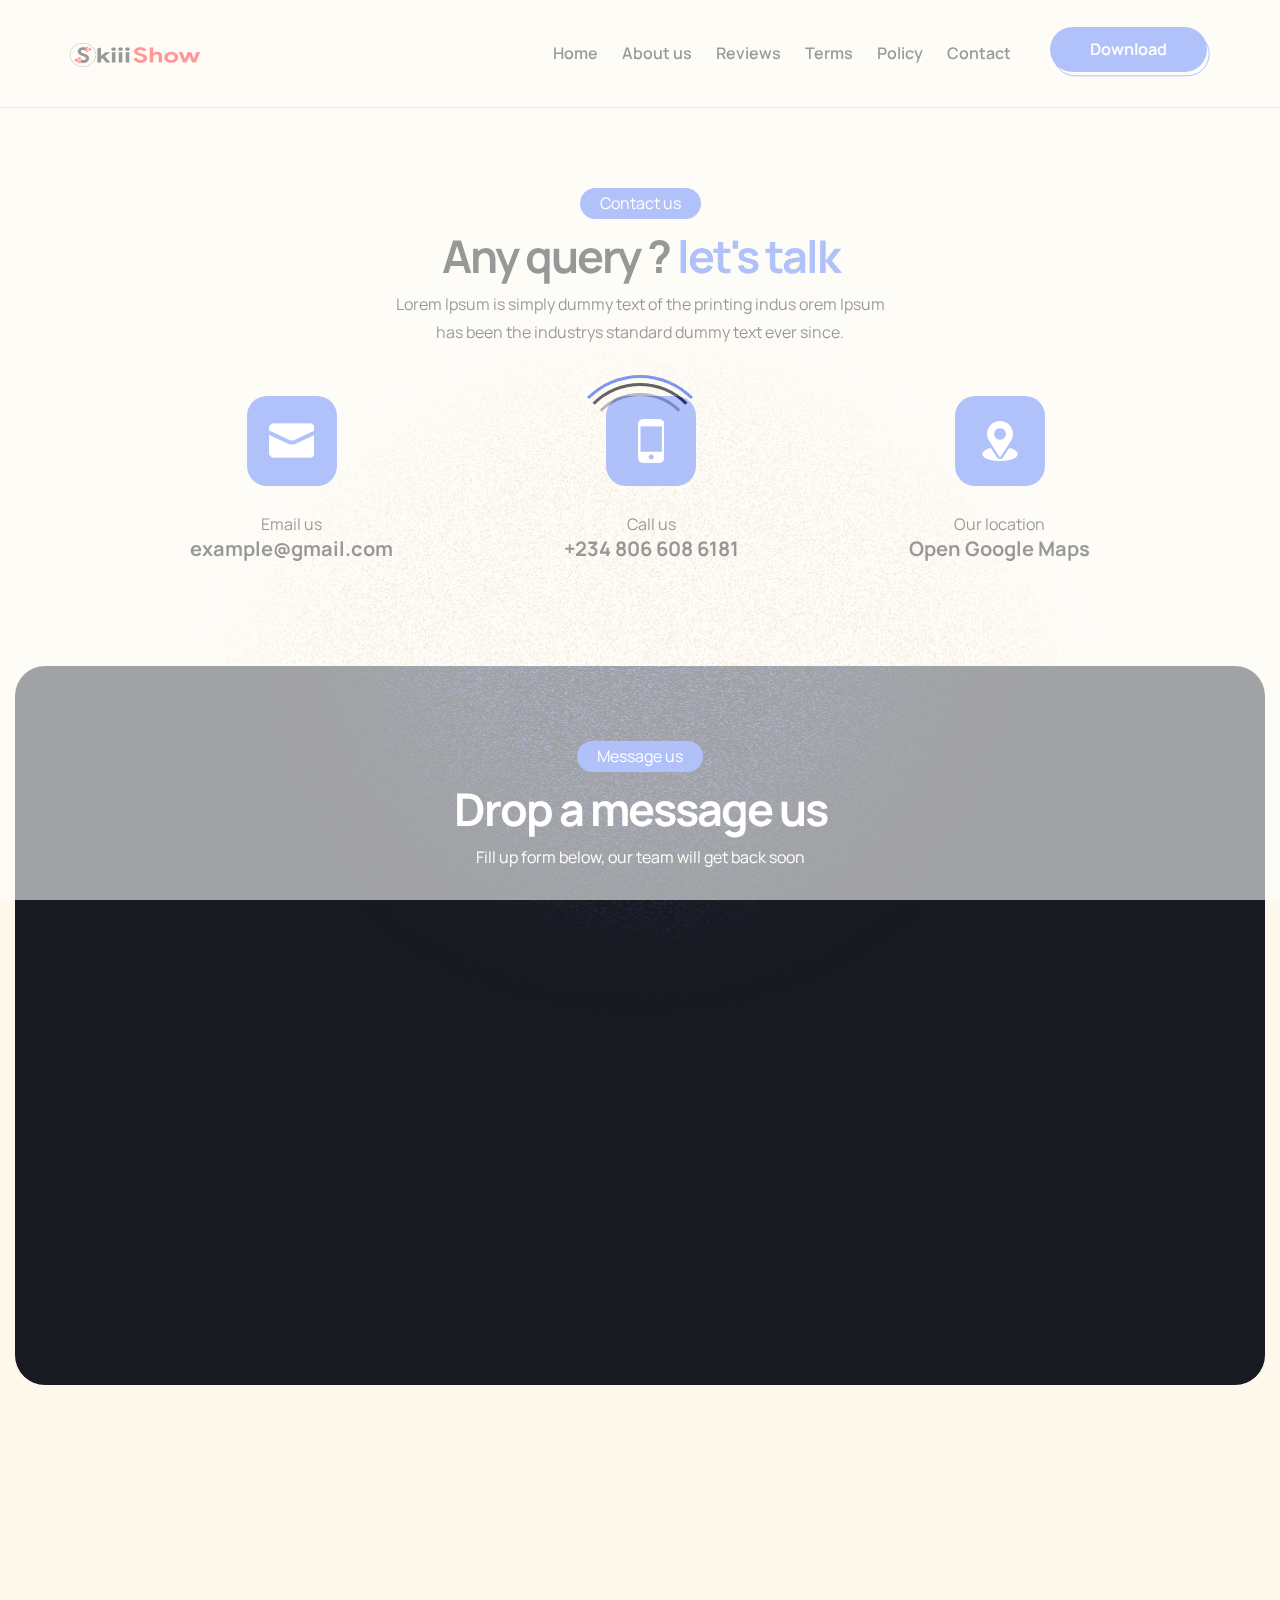
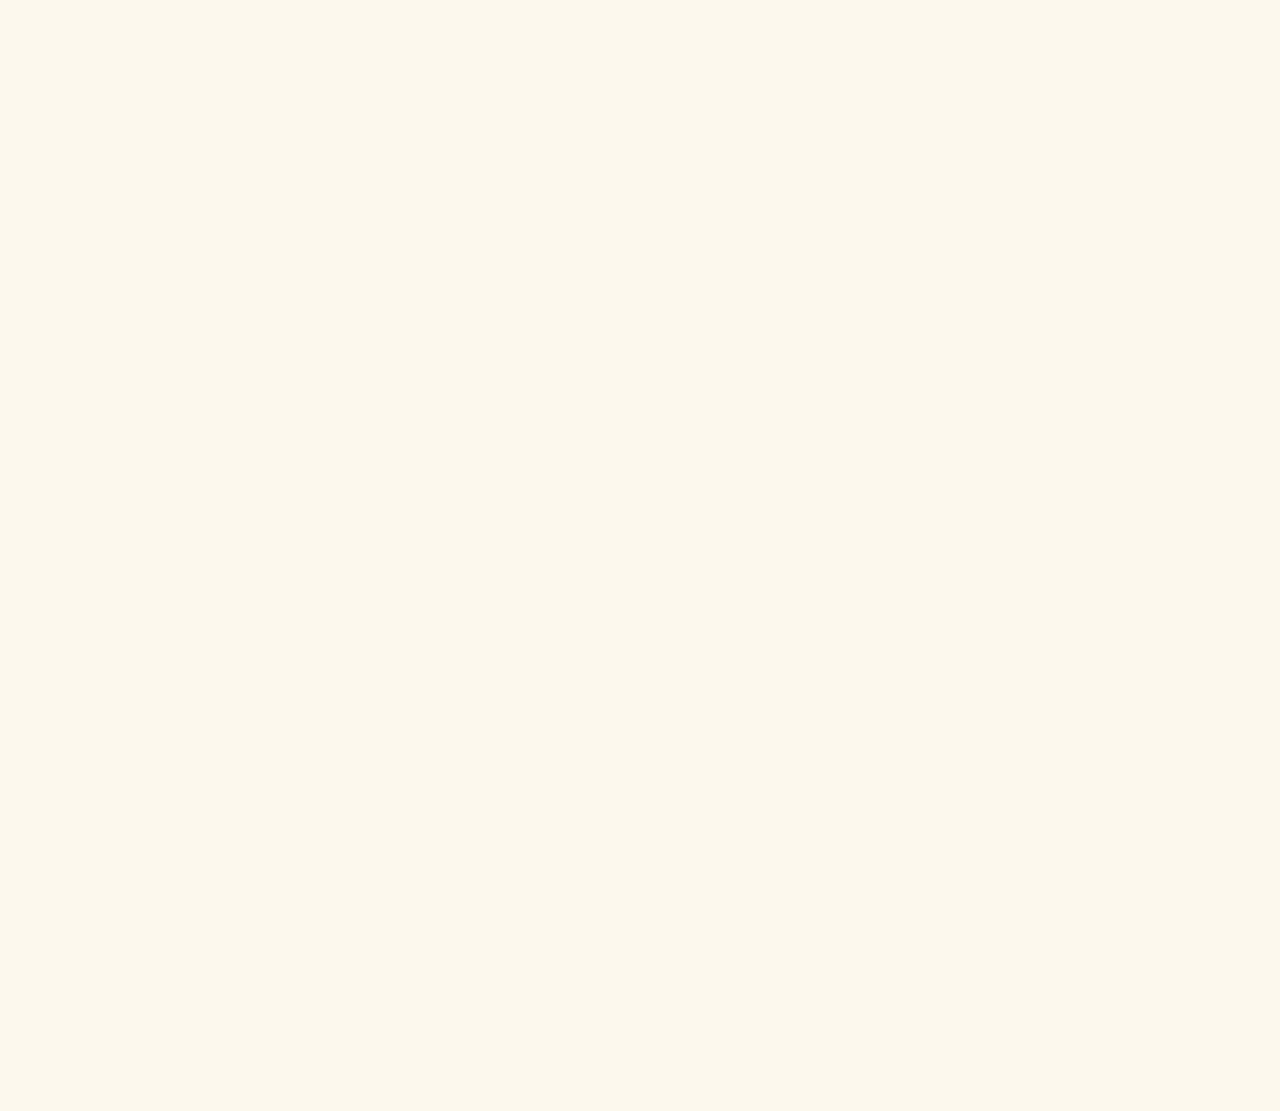
<file: contact.html>
<!DOCTYPE html>
<html lang="en">

<head>

  <meta charset="UTF-8">
  <meta http-equiv="X-UA-Compatible" content="IE=edge">
  <meta name="viewport" content="width=device-width, initial-scale=1.0">
  <meta name="description" content="Is a platform that provides both social interactions and space for 
  skit-makers, musicians, and everyone to streamline their talent for public entertainment.
   Skiiishow believed that social entertainment is a way forward to make a healthier society.">
   
  <title>Skiiishow || social network</title>
  <!-- icofont-css-link -->
  <link rel="stylesheet" href="css/icofont.min.css">
  <!-- Owl-Carosal-Style-link -->
  <link rel="stylesheet" href="css/owl.carousel.min.css">
  <!-- Bootstrap-Style-link -->
  <link rel="stylesheet" href="css/bootstrap.min.css">
  <!-- Aos-Style-link -->
  <link rel="stylesheet" href="css/aos.css">
  <!-- Coustome-Style-link -->
  <link rel="stylesheet" href="css/style.css">
  <!-- Responsive-Style-link -->
  <link rel="stylesheet" href="css/responsive.css">
  <!-- Favicon -->
  <link rel="shortcut icon" href="images/favicon.png" type="image/x-icon">

</head>

<body>


  <!-- Preloader -->
  <div id="preloader">
    <div id="loader"></div>
  </div>

  <!-- Header Start -->
  <header>
    <!-- container start -->
    <div class="container">
      <!-- navigation bar -->
      <nav class="navbar navbar-expand-lg">
        <a class="navbar-brand" href="index.html">
          <img src="images/logo.png" alt="Logo">
        </a>
        <button class="navbar-toggler" type="button" data-toggle="collapse" data-target="#navbarSupportedContent"
          aria-controls="navbarSupportedContent" aria-expanded="false" aria-label="Toggle navigation">
          <span class="navbar-toggler-icon">
            <!-- <i class="icofont-navigation-menu ico_menu"></i> -->
            <span class="toggle-wrap">
              <span class="toggle-bar"></span>
            </span>
          </span>
        </button>

        <div class="collapse navbar-collapse" id="navbarSupportedContent">
          <ul class="navbar-nav ml-auto">
            <li class="nav-item active">
              <a class="nav-link" href="index.html">Home</a>
            </li>
            <li class="nav-item">
              <a class="nav-link" href="about.html">About us</a>
            </li>

            <li class="nav-item">
              <a class="nav-link" href="reviews.html">Reviews</a>
            </li>
            <li class="nav-item">
              <a class="nav-link" href="terms.html">Terms</a>
            </li>
            <li class="nav-item">
              <a class="nav-link" href="policy.html">Policy</a>
            </li>
            <li class="nav-item">
              <a class="nav-link" href="contact.html">Contact</a>
            </li>
            <li class="nav-item">
              <div class="btn_block">
                <a class="nav-link dark_btn" href="contact.html">Download</a>
                <div class="btn_bottom"></div>
              </div>
            </li>
          </ul>
        </div>
      </nav>
      <!-- navigation end -->
    </div>
    <!-- container end -->
  </header>

  <!-- Page-wrapper-Start -->
  <div class="page_wrapper">

    <!-- Contact Us Section Start -->
    <section class="contact_section">
      <div class="container">
        <div class="section_title" data-aos="fade-up" data-aos-duration="1500">
          <span class="title_badge">Contact us</span>
          <h2>Any query ? <span>let's talk</span></h2>
          <p>Lorem Ipsum is simply dummy text of the printing indus orem Ipsum <br> has been the industrys standard
            dummy
            text ever since.</p>
        </div>
        <ul class="contact_listing">
          <li data-aos="fade-up" data-aos-duration="1500">
            <span class="icon">
              <img src="images/mail_icon.png" alt="image">
            </span>
            <span class="lable">Email us</span>
            <a href="mailto:example@gmail.com">example@gmail.com</a>
          </li>
          <li data-aos="fade-up" data-aos-duration="1500" data-aos-delay="150">
            <span class="icon">
              <img src="images/phone_icon.png" alt="image">
            </span>
            <span class="lable">Call us</span>
            <a href="tel:+2348066086181">+234 806 608 6181</a>
          </li>
          <li data-aos="fade-up" data-aos-duration="1500" data-aos-delay="300">
            <span class="icon">
              <img src="images/location_icon.png" alt="image">
            </span>
            <span class="lable">Our location</span>
            <a target="_blank" href="https://www.google.com/maps">Open Google Maps</a>
          </li>
        </ul>
      </div>
    </section>
    <!-- Contact Us Section End -->

    <!-- Contact Form Section Start -->
    <section class="contact_form white_text row_am" data-aos="fade-in" data-aos-duration="1500">
      <div class="contact_inner">
        <div class="container">
          <div class="dotes_blue"><img src="images/blue_dotes.png" alt="image"></div>
          <div class="section_title" data-aos="fade-up" data-aos-duration="1500" data-aos-delay="100">
            <span class="title_badge">Message us</span>
            <h2>Drop a message us</h2>
            <p>Fill up form below, our team will get back soon</p>
          </div>
          <form data-aos="fade-up" data-aos-duration="1500">
            <div class="row">
              <div class="col-md-4">
                <div class="form-group">
                  <input type="text" class="form-control" placeholder="Name *" required>
                </div>
              </div>
              <div class="col-md-4">
                <div class="form-group">
                  <input type="email" class="form-control" placeholder="Email *" required>
                </div>
              </div>
              <div class="col-md-4">
                <div class="form-group">
                  <input type="email" class="form-control" placeholder="Company Name">
                </div>
              </div>
              <div class="col-md-4">
                <div class="form-group">
                  <input type="text" class="form-control" placeholder="Country">
                  <!-- <select class="form-control">
                    <option value="">Country</option>
                    <option value="">India</option>
                    <option value="">USA</option>
                  </select> -->
                </div>
              </div>
              <div class="col-md-4">
                <div class="form-group">
                  <input type="text" class="form-control" placeholder="Phone">
                </div>
              </div>
              <div class="col-md-4">
                <div class="form-group">
                  <input type="text" class="form-control" placeholder="Website">
                </div>
              </div>
              <div class="col-md-12">
                <div class="form-group">
                  <textarea class="form-control" placeholder="Comments"></textarea>
                </div>
              </div>
              <div class="col-md-8">
                <div class="coustome_checkbox">
                  <label for="term_checkbox">
                    <input type="checkbox" id="term_checkbox">
                    <span class="checkmark"></span>
                    I agree to receive emails, newsletters and promotional messages
                  </label>
                </div>
              </div>
              <div class="col-md-4 text-right">
                <div class="btn_block">
                  <button class="btn puprple_btn ml-0">Submit</button>
                  <div class="btn_bottom"></div>
                </div>
              </div>
            </div>
          </form>
        </div>
      </div>
    </section>
    <!-- Contact Form Section End -->

    <!-- Google Map Start -->
    <div class="map_block row_am" data-aos="fade-in" data-aos-duration="1500">
      <div class="container">
        <div class="mapouter">
          <div class="gmap_canvas"><iframe class="gmap_iframe" width="100%" frameborder="0" scrolling="no"
              marginheight="0" marginwidth="0"
              src="https://maps.google.com/maps?width=763&amp;height=535&amp;hl=en&amp;q=Al-hamsad Tower 1, Kano&amp;t=&amp;z=12&amp;ie=UTF8&amp;iwloc=B&amp;output=embed"></iframe><a
              href="https://connectionsgame.org/">Connections NYT</a></div>
          <style>
            .mapouter {
              position: relative;
              text-align: right;
              width: 100%;
              height: 535px;
            }

            .gmap_canvas {
              overflow: hidden;
              background: none !important;
              width: 100%;
              height: 535px;
            }

            .gmap_iframe {
              height: 535px !important;
            }
          </style>
        </div>
      </div>
    </div>
    <!-- Google Map End -->

    <!-- Footer-Section start -->
    <footer class="white_text" data-aos="fade-in" data-aos-duration="1500">
      <div class="container">
        <div class="row">
          <div class="col-md-6">
            <div class="logo_side">
              <div class="news_letter">
                <h3>Subscribe newsletter</h3>
                <p>Be the first to recieve all latest post in your inbox</p>
                <form>
                  <div class="form-group">
                    <input type="email" class="form-control" placeholder="Enter your email">
                    <button class="btn"><i class="icofont-paper-plane"></i></button>
                  </div>
                  <p class="note">By clicking send link you agree to receive message.</p>
                </form>
              </div>
              <ul class="contact_info">
                <li><a href="mailto:">info@skiiishow.com</a></li>
                <li><a href="tel: ">+234 806 465 1919</a></li>
              </ul>
              <ul class="social_media">
                <li><a href="#"><i class="icofont-facebook"></i></a></li>
                <li><a href="#"><i class="icofont-twitter"></i></a></li>
                <li><a href="#"><i class="icofont-instagram"></i></a></li>
                <li><a href="#"><i class="icofont-pinterest"></i></a></li>
              </ul>
            </div>
          </div>
          <div class="col-md-6">
            <div class="download_side">
              <h3>Download app</h3>
              <ul class="app_btn">
                <li>
                  <a href="#">
                    <img class="blue_img" src="images/googleplay.png" alt="image">
                  </a>
                </li>
                <li>
                  <a href="#">
                    <img class="blue_img" src="images/appstorebtn.png" alt="image">
                  </a>
                </li>
              </ul>
            </div>
          </div>
        </div>
      </div>
      <div class="footer_bottom">
        <div class="container">
          <div class="ft_inner">
            <div class="copy_text">
              <p>© Copyrights 2023. All rights reserved.</p>
            </div>
            <ul class="links">
              <li><a href="index.html">Home</a></li>
              <li><a href="about.html">About us</a></li>
              <li><a href="reviews.html">Reviews</a></li>
              <li><a href="terms.html">Terms</a></li>
              <li><a href="policy.html">Policy</a></li>
              <li><a href="contact.html">Contact us</a></li>
            </ul>
            <div class="design_by">
              <p>Crafted by <a href="">Cyberspace Managers</a>
              </p>
            </div>
          </div>
        </div>
      </div>
    </footer>

    <!-- go top button -->
    <div class="go_top" id="Gotop">
      <span><i class="icofont-arrow-up"></i></span>
    </div>

  </div>
  <!-- Page-wrapper-End -->

  <!-- Jquery-js-Link -->
  <script src="js/jquery.js"></script>
  <!-- owl-js-Link -->
  <script src="js/owl.carousel.min.js"></script>
  <!-- bootstrap-js-Link -->
  <script src="js/bootstrap.min.js"></script>
  <!-- aos-js-Link -->
  <script src="js/aos.js"></script>
  <!-- main-js-Link -->
  <script src="js/main.js"></script>


</body>

</html>
</file>
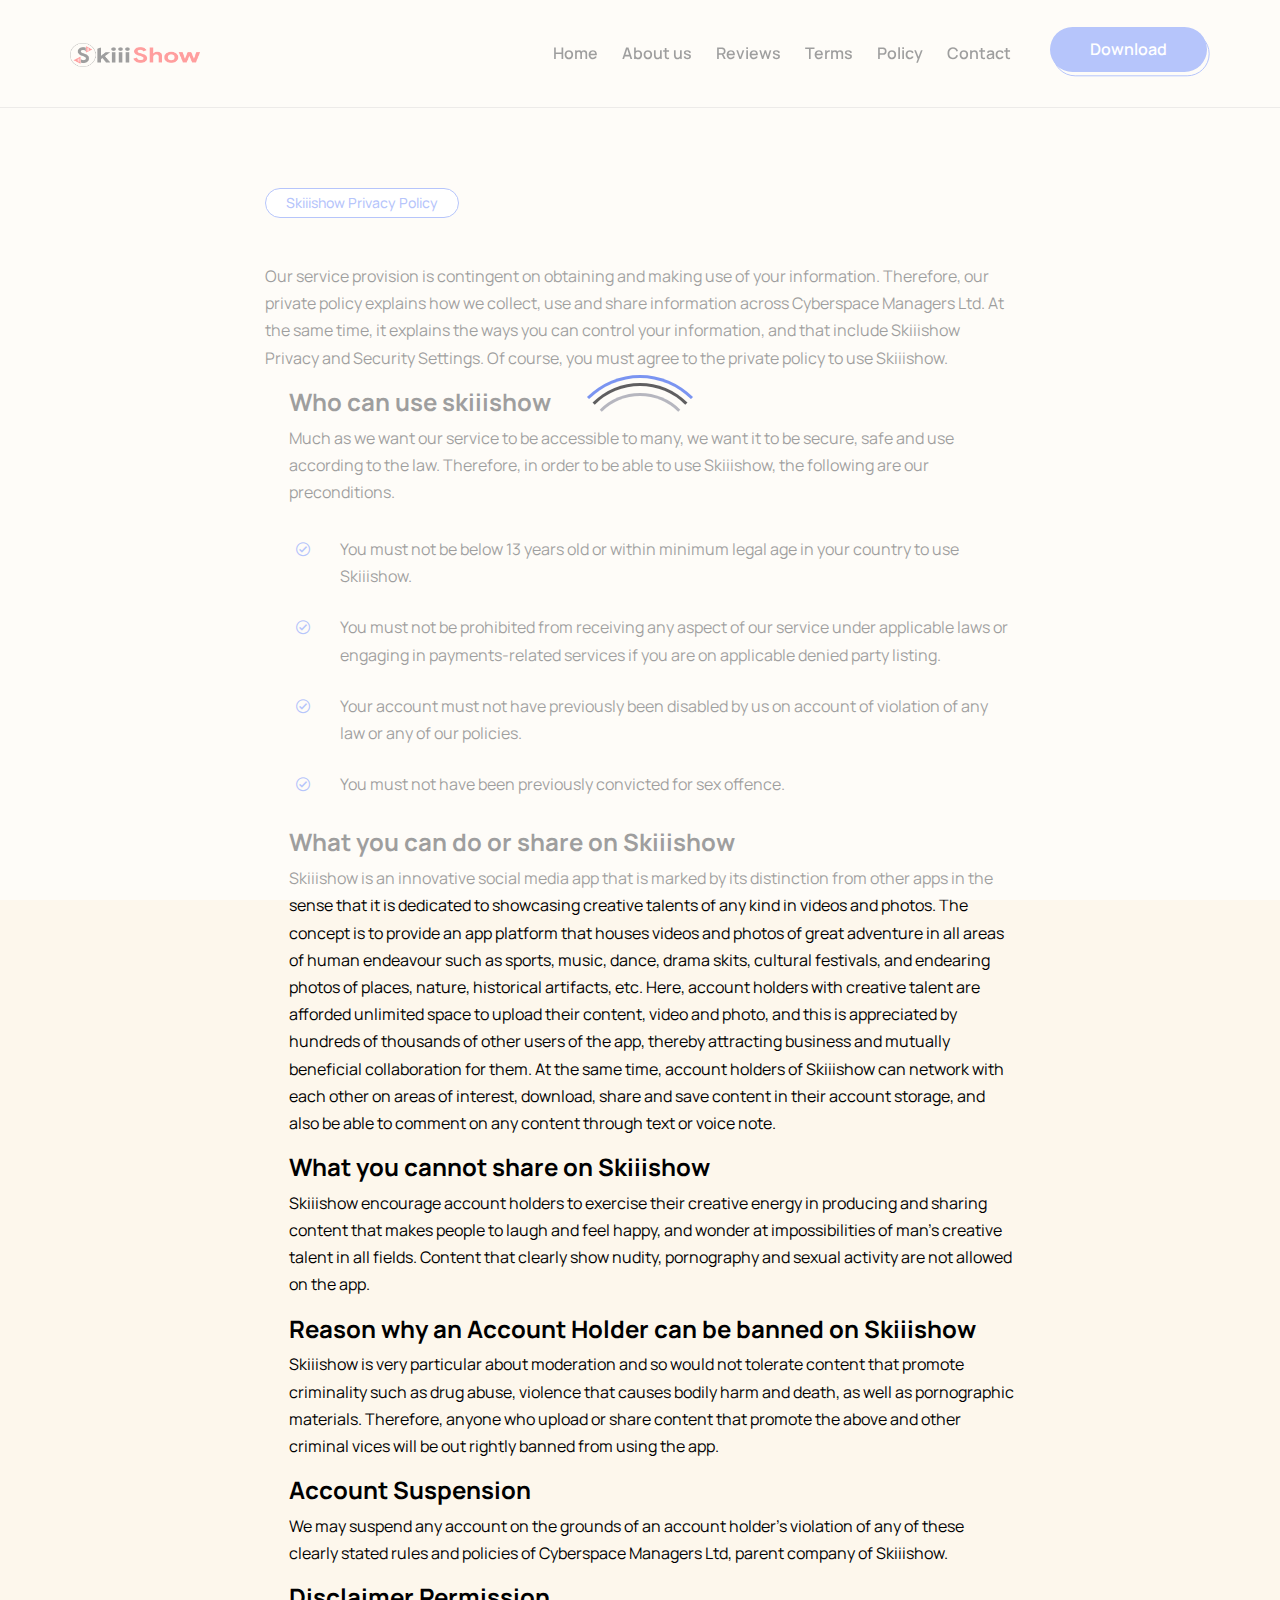
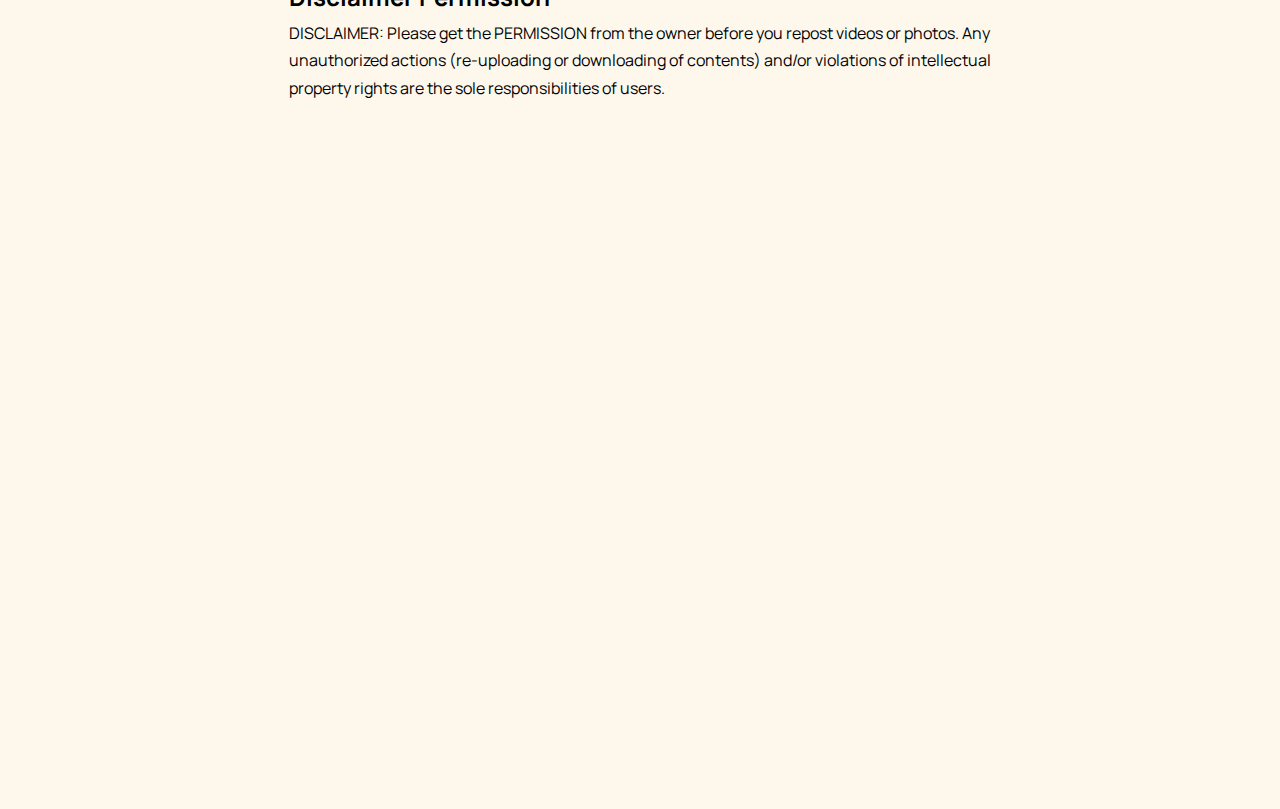
<file: policy.html>
<!DOCTYPE html>
<html lang="en">

<head>

    <meta charset="UTF-8">
    <meta http-equiv="X-UA-Compatible" content="IE=edge">
    <meta name="viewport" content="width=device-width, initial-scale=1.0">
    <meta name="description" content="Is a platform that provides both social interactions and space for 
    skit-makers, musicians, and everyone to streamline their talent for public entertainment.
     Skiiishow believed that social entertainment is a way forward to make a healthier society.">
    <title>Skiiishow || social network</title>
    <!-- icofont-css-link -->
    <link rel="stylesheet" href="css/icofont.min.css">
    <!-- Owl-Carosal-Style-link -->
    <link rel="stylesheet" href="css/owl.carousel.min.css">
    <!-- Bootstrap-Style-link -->
    <link rel="stylesheet" href="css/bootstrap.min.css">
    <!-- Aos-Style-link -->
    <link rel="stylesheet" href="css/aos.css">
    <!-- Coustome-Style-link -->
    <link rel="stylesheet" href="css/style.css">
    <!-- Responsive-Style-link -->
    <link rel="stylesheet" href="css/responsive.css">
    <!-- Favicon -->
    <link rel="shortcut icon" href="images/favicon.png" type="image/x-icon">

</head>

<body>


    <!-- Preloader -->
    <div id="preloader">
        <div id="loader"></div>
    </div>

    <!-- Header Start -->
    <header>
        <!-- container start -->
        <div class="container">
            <!-- navigation bar -->
            <nav class="navbar navbar-expand-lg">
                <a class="navbar-brand" href="index.html">
                    <img src="images/logo.png" alt="Logo">
                </a>
                <button class="navbar-toggler" type="button" data-toggle="collapse"
                    data-target="#navbarSupportedContent" aria-controls="navbarSupportedContent" aria-expanded="false"
                    aria-label="Toggle navigation">
                    <span class="navbar-toggler-icon">
                        <!-- <i class="icofont-navigation-menu ico_menu"></i> -->
                        <span class="toggle-wrap">
                            <span class="toggle-bar"></span>
                        </span>
                    </span>
                </button>

                <div class="collapse navbar-collapse" id="navbarSupportedContent">
                    <ul class="navbar-nav ml-auto">
                        <li class="nav-item active">
                            <a class="nav-link" href="index.html">Home</a>
                        </li>
                        <li class="nav-item">
                            <a class="nav-link" href="about.html">About us</a>
                        </li>

                        <li class="nav-item">
                            <a class="nav-link" href="reviews.html">Reviews</a>
                        </li>
                        <li class="nav-item">
                            <a class="nav-link" href="terms.html">Terms</a>
                        </li>
                        <li class="nav-item">
                            <a class="nav-link" href="policy.html">Policy</a>
                        </li>
                        <li class="nav-item">
                            <a class="nav-link" href="contact.html">Contact</a>
                        </li>
                        <li class="nav-item">
                            <div class="btn_block">
                                <a class="nav-link dark_btn" href="contact.html">Download</a>
                                <div class="btn_bottom"></div>
                            </div>
                        </li>
                    </ul>
                </div>
            </nav>
            <!-- navigation end -->
        </div>
        <!-- container end -->
    </header>

    <!-- Page-wrapper-Start -->
    <div class="page_wrapper">

        <!-- Blog Detail Section Start -->
        <section class="blog_detail_section">
            <div class="container container-sm">
                <div class="blog_head">
                    <div class="tags_info">
                        <span class="tag"> Skiiishow Privacy Policy</span>

                    </div>
                    <!-- <h1>Effective ways to monetize app for better perfomance.</h1> -->

                </div>
                <div class="blog_body">
                    <p>Our service provision is contingent on obtaining and making use of your information. Therefore,
                        our private policy explains how we collect, use and share information across Cyberspace Managers
                        Ltd. At the same time, it explains the ways you can control your information, and that include
                        Skiiishow Privacy and Security Settings. Of course, you must agree to the private policy to use
                        Skiiishow.</p>


                    <div class="ml-4">
                        <h4><b>Who can use skiiishow</b></h4>
                        <p>Much as we want our service to be accessible to many, we want it to be secure, safe and use
                            according to the law. Therefore, in order to be able to use Skiiishow, the following are our
                            preconditions.</p>
                    </div>

                    <ul class="listings">
                        <li>
                            <span class="icon"><i class="icofont-check-circled"></i></span>
                            <div class="ml-4">
                                <!-- <h5><b>Platform for self-expression and representation:</b></h5> -->
                                <p>You must not be below 13 years old or within minimum legal age in your country to use
                                    Skiiishow.</p>
                            </div>
                        </li>
                        <li class="mt-4">
                            <span class="icon"><i class="icofont-check-circled"></i></span>
                            <div class="ml-4">
                                <p>You must not be prohibited from receiving any aspect of our service under
                                    applicable laws or engaging in payments-related services if you are on applicable
                                    denied party listing.</p>
                            </div>
                        </li>
                        <li class="mt-4">
                            <span class="icon"><i class="icofont-check-circled"></i></span>
                            <div class="ml-4">
                                <p>Your account must not have previously been disabled by us on account of violation
                                    of any law or any of our policies.</p>
                            </div>
                        </li>
                        <li class="mt-4">
                            <span class="icon"><i class="icofont-check-circled"></i></span>
                            <div class="ml-4">
                                <p>You must not have been previously convicted for sex offence.</p>
                            </div>
                        </li>
                    </ul>

                    <div class="ml-4">
                        <h4><b>What you can do or share on Skiiishow</b></h4>
                        <p>Skiiishow is an innovative social media app that is marked by its distinction from other apps
                            in the sense that it is dedicated to showcasing creative talents of any kind in videos and
                            photos. The concept is to provide an app platform that houses videos and photos of great
                            adventure in all areas of human endeavour such as sports, music, dance, drama skits,
                            cultural festivals, and endearing photos of places, nature, historical artifacts, etc. Here,
                            account holders with creative talent are afforded unlimited space to upload their content,
                            video and photo, and this is appreciated by hundreds of thousands of other users of the app,
                            thereby attracting business and mutually beneficial collaboration for them. At the same
                            time, account holders of Skiiishow can network with each other on areas of interest,
                            download, share and save content in their account storage, and also be able to comment on
                            any content through text or voice note. </p>
                    </div>

                    <div class="ml-4">
                        <h4><b>What you cannot share on Skiiishow</b></h4>
                        <p>Skiiishow encourage account holders to exercise their creative energy in producing and
                            sharing content that makes people to laugh and feel happy, and wonder at impossibilities of
                            man’s creative talent in all fields. Content that clearly show nudity, pornography and
                            sexual activity are not allowed on the app. </p>
                    </div>

                    <div class="ml-4">
                        <h4><b>Reason why an Account Holder can be banned on Skiiishow</b></h4>
                        <p>
                            Skiiishow is very particular about moderation and so would not tolerate content that promote
                            criminality such as drug abuse, violence that causes bodily harm and death, as well as
                            pornographic materials. Therefore, anyone who upload or share content that promote the above
                            and other criminal vices will be out rightly banned from using the app.
                        </p>
                    </div>

                    <div class="ml-4">
                        <h4><b>Account Suspension</b></h4>
                        <p>
                            We may suspend any account on the grounds of an account holder’s violation of any of these
                            clearly stated rules and policies of Cyberspace Managers Ltd, parent company of Skiiishow.
                        </p>
                    </div>
                    <div class="ml-4">
                        <h4><b>Disclaimer Permission</b></h4>
                        <p>
                            DISCLAIMER: Please get the PERMISSION from the owner before you repost videos or photos. Any
                            unauthorized actions (re-uploading or downloading of contents) and/or violations of
                            intellectual property rights are the sole responsibilities of users.
                        </p>
                    </div>

                </div>
            </div>
        </section>
        <!-- Blog Detail Section End -->

        <!-- Footer-Section start -->
        <footer class="white_text" data-aos="fade-in" data-aos-duration="1500">
            <div class="container">
                <div class="row">
                    <div class="col-md-6">
                        <div class="logo_side">
                            <div class="news_letter">
                                <h3>Subscribe newsletter</h3>
                                <p>Be the first to recieve all latest post in your inbox</p>
                                <form>
                                    <div class="form-group">
                                        <input type="email" class="form-control" placeholder="Enter your email">
                                        <button class="btn"><i class="icofont-paper-plane"></i></button>
                                    </div>
                                    <p class="note">By clicking send link you agree to receive message.</p>
                                </form>
                            </div>
                            <ul class="contact_info">
                                <li><a href="mailto:">info@skiiishow.com</a></li>
                                <li><a href="tel: ">+234 806 465 1919</a></li>
                            </ul>
                            <ul class="social_media">
                                <li><a href="#"><i class="icofont-facebook"></i></a></li>
                                <li><a href="#"><i class="icofont-twitter"></i></a></li>
                                <li><a href="#"><i class="icofont-instagram"></i></a></li>
                                <li><a href="#"><i class="icofont-pinterest"></i></a></li>
                            </ul>
                        </div>
                    </div>
                    <div class="col-md-6">
                        <div class="download_side">
                            <h3>Download app</h3>
                            <ul class="app_btn">
                                <li>
                                    <a href="#">
                                        <img class="blue_img" src="images/googleplay.png" alt="image">
                                    </a>
                                </li>
                                <li>
                                    <a href="#">
                                        <img class="blue_img" src="images/appstorebtn.png" alt="image">
                                    </a>
                                </li>
                            </ul>
                        </div>
                    </div>
                </div>
            </div>
            <div class="footer_bottom">
                <div class="container">
                    <div class="ft_inner">
                        <div class="copy_text">
                            <p>© Copyrights 2023. All rights reserved.</p>
                        </div>
                        <ul class="links">
                            <li><a href="index.html">Home</a></li>
                            <li><a href="about.html">About us</a></li>
                            <li><a href="reviews.html">Reviews</a></li>
                            <li><a href="terms.html">Terms</a></li>
                            <li><a href="policy.html">Policy</a></li>
                            <li><a href="contact.html">Contact us</a></li>
                        </ul>
                        <div class="design_by">
                            <p>Crafted by <a href="">Cyberspace Managers</a>
                            </p>
                        </div>
                    </div>
                </div>
            </div>
        </footer>
        <!-- Footer-Section end -->

        <!-- go top button -->
        <div class="go_top" id="Gotop">
            <span><i class="icofont-arrow-up"></i></span>
        </div>

    </div>
    <!-- Page-wrapper-End -->

    <!-- Jquery-js-Link -->
    <script src="js/jquery.js"></script>
    <!-- owl-js-Link -->
    <script src="js/owl.carousel.min.js"></script>
    <!-- bootstrap-js-Link -->
    <script src="js/bootstrap.min.js"></script>
    <!-- aos-js-Link -->
    <script src="js/aos.js"></script>
    <!-- main-js-Link -->
    <script src="js/main.js"></script>


</body>

</html>
</file>
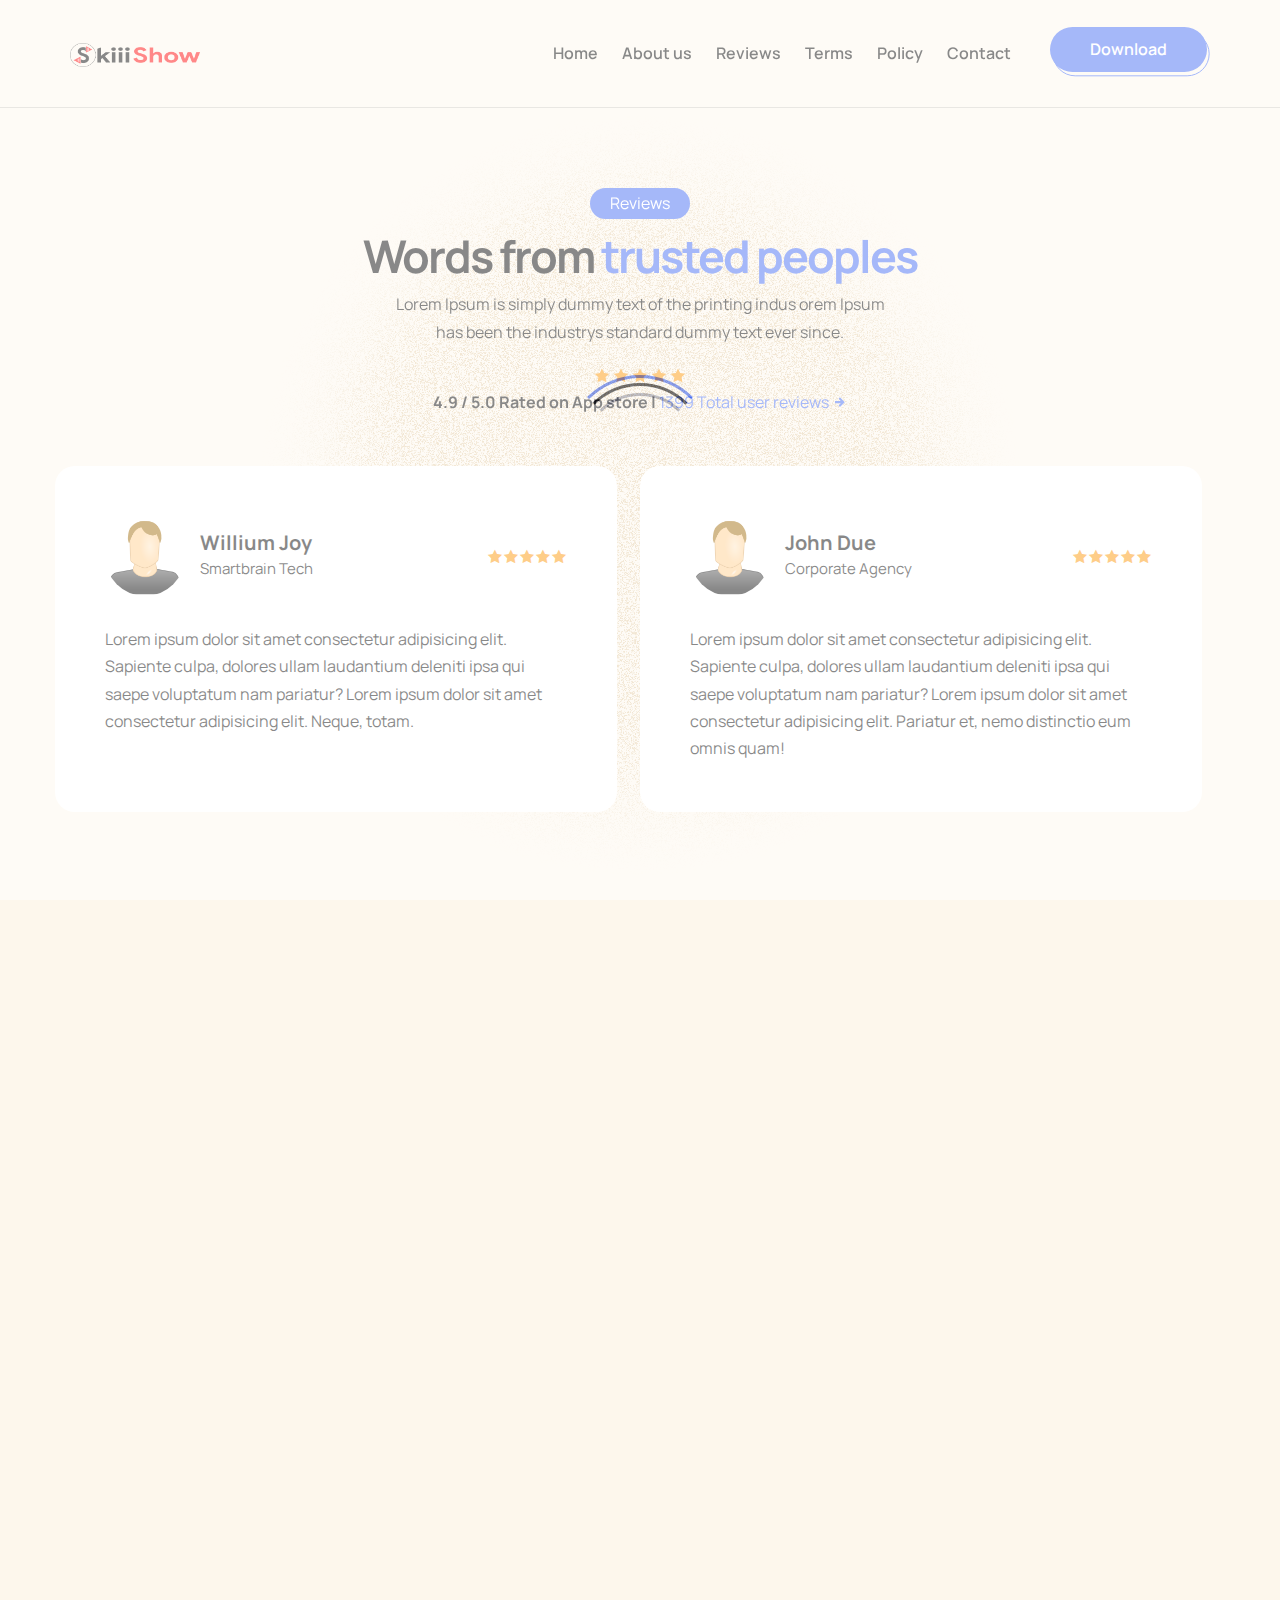
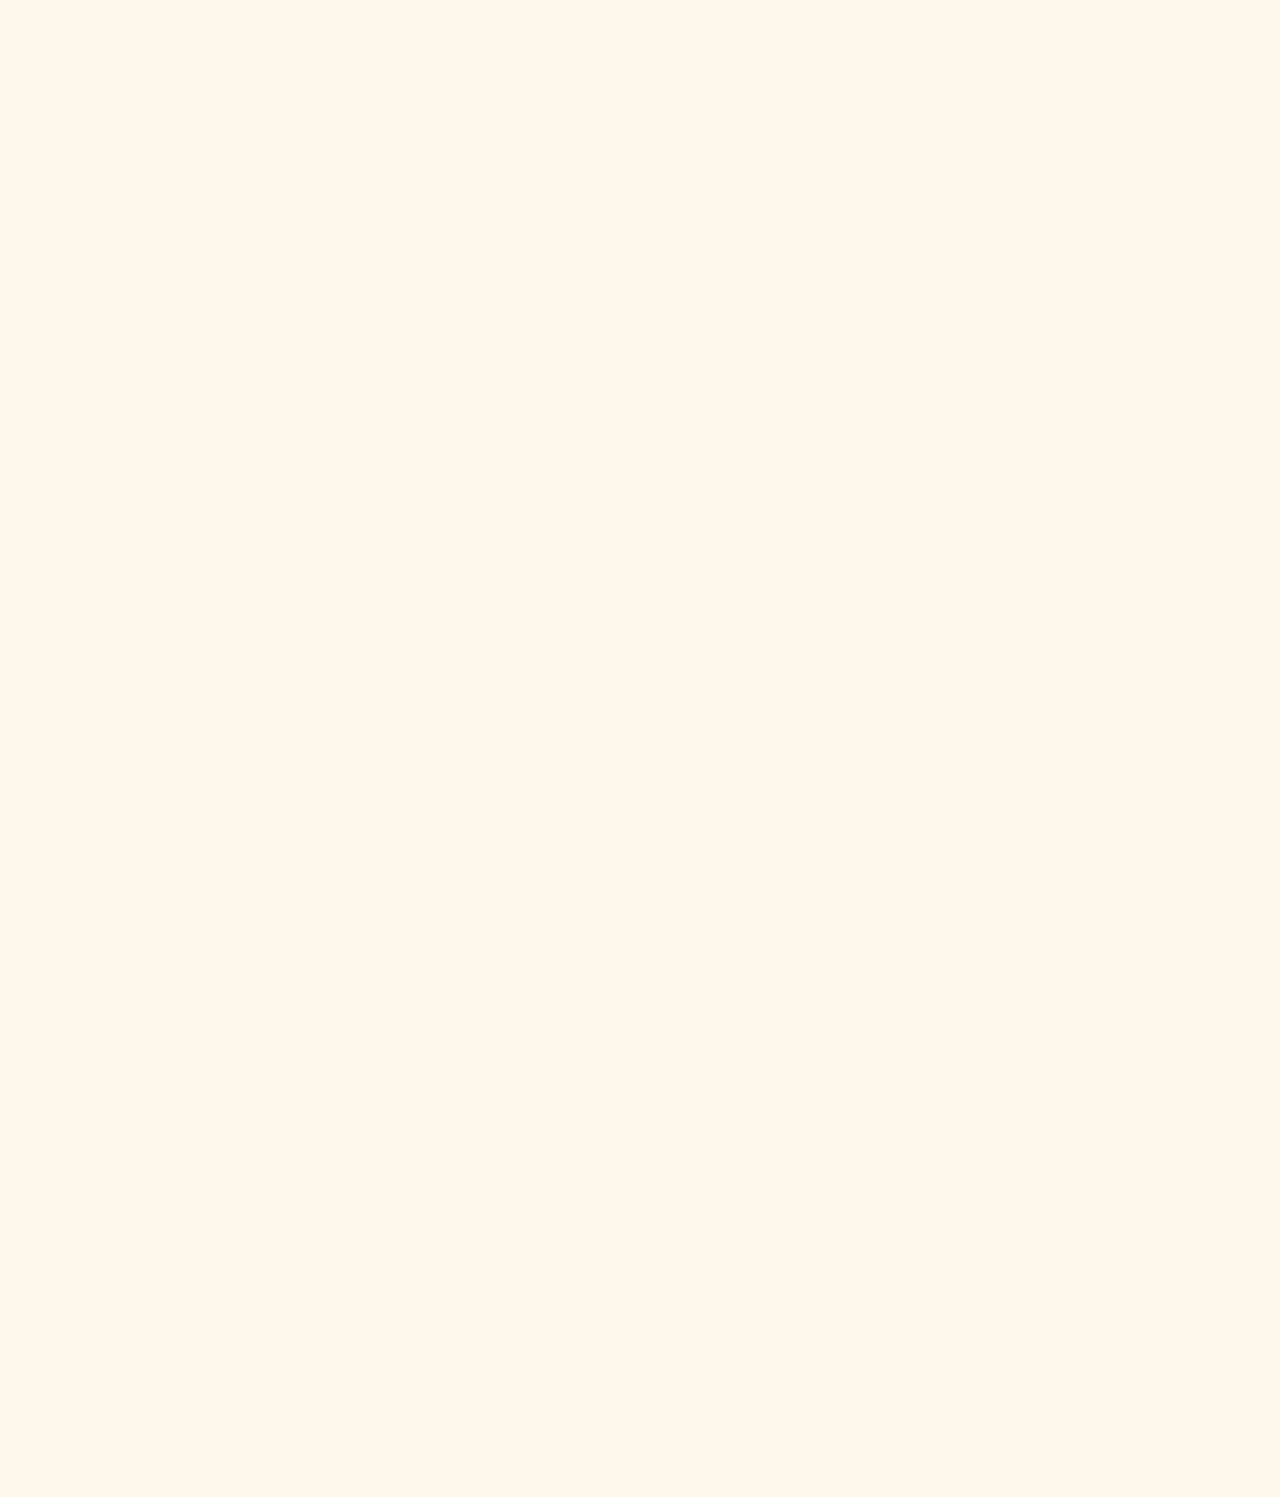
<file: reviews.html>
<!DOCTYPE html>
<html lang="en">

<head>

  <meta charset="UTF-8">
  <meta http-equiv="X-UA-Compatible" content="IE=edge">
  <meta name="viewport" content="width=device-width, initial-scale=1.0">
  <meta name="description" content="Is a platform that provides both social interactions and space for 
  skit-makers, musicians, and everyone to streamline their talent for public entertainment.
   Skiiishow believed that social entertainment is a way forward to make a healthier society.">
  <title>Skiiishow || social network</title>
  <!-- icofont-css-link -->
  <link rel="stylesheet" href="css/icofont.min.css">
  <!-- Owl-Carosal-Style-link -->
  <link rel="stylesheet" href="css/owl.carousel.min.css">
  <!-- Bootstrap-Style-link -->
  <link rel="stylesheet" href="css/bootstrap.min.css">
  <!-- Aos-Style-link -->
  <link rel="stylesheet" href="css/aos.css">
  <!-- Coustome-Style-link -->
  <link rel="stylesheet" href="css/style.css">
  <!-- Responsive-Style-link -->
  <link rel="stylesheet" href="css/responsive.css">
  <!-- Favicon -->
  <link rel="shortcut icon" href="images/favicon.png" type="image/x-icon">

</head>

<body>

  <!-- Preloader -->
  <div id="preloader">
    <div id="loader"></div>
  </div>

  <!-- Header Start -->
  <header>
    <!-- container start -->
    <div class="container">
      <!-- navigation bar -->
      <nav class="navbar navbar-expand-lg">
        <a class="navbar-brand" href="index.html">
          <img src="images/logo.png" alt="Logo">
        </a>
        <button class="navbar-toggler" type="button" data-toggle="collapse" data-target="#navbarSupportedContent"
          aria-controls="navbarSupportedContent" aria-expanded="false" aria-label="Toggle navigation">
          <span class="navbar-toggler-icon">
            <!-- <i class="icofont-navigation-menu ico_menu"></i> -->
            <span class="toggle-wrap">
              <span class="toggle-bar"></span>
            </span>
          </span>
        </button>

        <div class="collapse navbar-collapse" id="navbarSupportedContent">
          <ul class="navbar-nav ml-auto">
            <li class="nav-item active">
              <a class="nav-link" href="index.html">Home</a>
            </li>
            <li class="nav-item">
              <a class="nav-link" href="about.html">About us</a>
            </li>

            <li class="nav-item">
              <a class="nav-link" href="reviews.html">Reviews</a>
            </li>
            <li class="nav-item">
              <a class="nav-link" href="terms.html">Terms</a>
            </li>
            <li class="nav-item">
              <a class="nav-link" href="policy.html">Policy</a>
            </li>
            <li class="nav-item">
              <a class="nav-link" href="contact.html">Contact</a>
            </li>
            <li class="nav-item">
              <div class="btn_block">
                <a class="nav-link dark_btn" href="contact.html">Download</a>
                <div class="btn_bottom"></div>
              </div>
            </li>
          </ul>
        </div>
      </nav>
      <!-- navigation end -->
    </div>
    <!-- container end -->
  </header>

  <!-- Page-wrapper-Start -->
  <div class="page_wrapper">

    <!-- Positive Reviews Section Start -->
    <section class="review_section row_am page_ban">
      <div class="container">

        <div class="section_title" data-aos="fade-up" data-aos-duration="1500">
          <span class="title_badge">Reviews</span>
          <h2>Words from <span>trusted peoples</span></h2>
          <p>Lorem Ipsum is simply dummy text of the printing indus orem Ipsum <br> has been the industrys standard
            dummy text ever since.</p>

          <div class="google_rating">
            <div class="star">
              <span><i class="icofont-star"></i></span>
              <span><i class="icofont-star"></i></span>
              <span><i class="icofont-star"></i></span>
              <span><i class="icofont-star"></i></span>
              <span><i class="icofont-star"></i></span>
            </div>
            <p>4.9 / 5.0 Rated on App store | <a href="#" class="rate_link"> 1399 Total user reviews <i
                  class="icofont-arrow-right"></i> </a></p>
          </div>
        </div>

        <div class="positive_inner in_page">
          <div class="row">
            <div class="review_side innerpage_block">

              <div class="review_block" data-aos="fade-up" data-aos-duration="1500">
                <div class="coustomer_info">
                  <div class="avtar">
                    <img src="images/user.png" alt="image">
                    <div class="text">
                      <h3>Willium Joy</h3>
                      <span>Smartbrain Tech</span>
                    </div>
                  </div>
                  <div class="star">
                    <span><i class="icofont-star"></i></span>
                    <span><i class="icofont-star"></i></span>
                    <span><i class="icofont-star"></i></span>
                    <span><i class="icofont-star"></i></span>
                    <span><i class="icofont-star"></i></span>
                  </div>
                </div>
                <p>Lorem ipsum dolor sit amet consectetur adipisicing elit.
                  Sapiente culpa, dolores ullam
                  laudantium deleniti ipsa qui saepe voluptatum nam pariatur?
                  Lorem ipsum dolor sit amet
                  consectetur adipisicing elit. Neque, totam.</p>
              </div>

              <div class="review_block" data-aos="fade-up" data-aos-duration="1500">
                <div class="coustomer_info">
                  <div class="avtar">
                    <img src="images/user.png" alt="image">
                    <div class="text">
                      <h3>John Due</h3>
                      <span>Corporate Agency</span>
                    </div>
                  </div>
                  <div class="star">
                    <span><i class="icofont-star"></i></span>
                    <span><i class="icofont-star"></i></span>
                    <span><i class="icofont-star"></i></span>
                    <span><i class="icofont-star"></i></span>
                    <span><i class="icofont-star"></i></span>
                  </div>
                </div>
                <p>Lorem ipsum dolor sit amet consectetur adipisicing elit.
                  Sapiente culpa, dolores ullam
                  laudantium deleniti ipsa qui saepe voluptatum nam pariatur?
                  Lorem ipsum dolor sit amet
                  consectetur adipisicing elit. Pariatur et, nemo distinctio
                  eum
                  omnis quam!</p>
              </div>

              <div class="review_block" data-aos="fade-up" data-aos-duration="1500">
                <div class="coustomer_info">
                  <div class="avtar">
                    <img src="images/user.png" alt="image">
                    <div class="text">
                      <h3>Maria</h3>
                      <span>Company Inc</span>
                    </div>
                  </div>
                  <div class="star">
                    <span><i class="icofont-star"></i></span>
                    <span><i class="icofont-star"></i></span>
                    <span><i class="icofont-star"></i></span>
                    <span><i class="icofont-star"></i></span>
                    <span><i class="icofont-star"></i></span>
                  </div>
                </div>
                <p>Lorem ipsum dolor sit amet consectetur adipisicing elit.
                  Sapiente culpa, dolores ullam
                  laudantium deleniti ipsa qui saepe voluptatum nam pariatur?
                  Lorem ipsum dolor sit amet
                  consectetur adipisicing elit. Pariatur et, nemo distinctio
                  eum
                  omnis quam!</p>
              </div>

              <div class="review_block" data-aos="fade-up" data-aos-duration="1500">
                <div class="coustomer_info">
                  <div class="avtar">
                    <img src="images/user.png" alt="image">
                    <div class="text">
                      <h3>Willium Joy</h3>
                      <span>Smartbrain Tech</span>
                    </div>
                  </div>
                  <div class="star">
                    <span><i class="icofont-star"></i></span>
                    <span><i class="icofont-star"></i></span>
                    <span><i class="icofont-star"></i></span>
                    <span><i class="icofont-star"></i></span>
                    <span><i class="icofont-star"></i></span>
                  </div>
                </div>
                <p>Lorem ipsum dolor sit amet consectetur adipisicing elit.
                  Sapiente culpa, dolores ullam
                  laudantium deleniti ipsa qui saepe voluptatum nam pariatur?
                  Lorem ipsum dolor sit amet
                  consectetur adipisicing elit. Neque, totam.</p>
              </div>

              <div class="review_block" data-aos="fade-up" data-aos-duration="1500">
                <div class="coustomer_info">
                  <div class="avtar">
                    <img src="images/user.png" alt="image">
                    <div class="text">
                      <h3>Willium Joy</h3>
                      <span>Smartbrain Tech</span>
                    </div>
                  </div>
                  <div class="star">
                    <span><i class="icofont-star"></i></span>
                    <span><i class="icofont-star"></i></span>
                    <span><i class="icofont-star"></i></span>
                    <span><i class="icofont-star"></i></span>
                    <span><i class="icofont-star"></i></span>
                  </div>
                </div>
                <p>Lorem ipsum dolor sit amet consectetur adipisicing elit.
                  Sapiente culpa, dolores ullam
                  laudantium deleniti ipsa qui saepe voluptatum nam pariatur?
                  Lorem ipsum dolor sit amet
                  consectetur adipisicing elit. Neque, totam.</p>
              </div>

              <div class="review_block" data-aos="fade-up" data-aos-duration="1500">
                <div class="coustomer_info">
                  <div class="avtar">
                    <img src="images/user.png" alt="image">
                    <div class="text">
                      <h3>John Due</h3>
                      <span>Corporate Agency</span>
                    </div>
                  </div>
                  <div class="star">
                    <span><i class="icofont-star"></i></span>
                    <span><i class="icofont-star"></i></span>
                    <span><i class="icofont-star"></i></span>
                    <span><i class="icofont-star"></i></span>
                    <span><i class="icofont-star"></i></span>
                  </div>
                </div>
                <p>The app with best user interface</p>
              </div>

              <div class="review_block" data-aos="fade-up" data-aos-duration="1500">
                <div class="coustomer_info">
                  <div class="avtar">
                    <img src="images/user.png" alt="image">
                    <div class="text">
                      <h3>Maria</h3>
                      <span>Company Inc</span>
                    </div>
                  </div>
                  <div class="star">
                    <span><i class="icofont-star"></i></span>
                    <span><i class="icofont-star"></i></span>
                    <span><i class="icofont-star"></i></span>
                    <span><i class="icofont-star"></i></span>
                    <span><i class="icofont-star"></i></span>
                  </div>
                </div>
                <p>Lorem ipsum dolor sit amet consectetur adipisicing elit.
                  Sapiente culpa, dolores ullam
                  laudantium deleniti ipsa qui saepe voluptatum nam pariatur?
                  Lorem ipsum dolor sit amet
                  consectetur adipisicing elit. Pariatur et, nemo distinctio
                  eum
                  omnis quam!</p>
              </div>

              <div class="review_block" data-aos="fade-up" data-aos-duration="1500">
                <div class="coustomer_info">
                  <div class="avtar">
                    <img src="images/user.png" alt="image">
                    <div class="text">
                      <h3>Willium Joy</h3>
                      <span>Smartbrain Tech</span>
                    </div>
                  </div>
                  <div class="star">
                    <span><i class="icofont-star"></i></span>
                    <span><i class="icofont-star"></i></span>
                    <span><i class="icofont-star"></i></span>
                    <span><i class="icofont-star"></i></span>
                    <span><i class="icofont-star"></i></span>
                  </div>
                </div>
                <p>Lorem ipsum dolor sit amet consectetur adipisicing elit.
                  Sapiente culpa, dolores ullam
                  laudantium deleniti ipsa qui saepe voluptatum nam pariatur?
                  Lorem ipsum dolor sit amet
                  consectetur adipisicing elit. Neque, totam.</p>
              </div>

            </div>

          </div>
        </div>
      </div>
    </section>
    <!-- Positive Reviews Section End -->

    <!-- App-Download-Section-Start -->
    <section class="row_am download_app">
      <!-- Task Block start -->
      <div class="task_block" data-aos="fade-up" data-aos-duration="1500">
        <div class="dotes_blue"><img src="images/blue_dotes.png" alt="image"></div>
        <!-- row start -->
        <div class="row">
          <div class="col-md-6">
            <!-- task text -->
            <div class="task_text">
              <div class="section_title white_text" data-aos="fade-up" data-aos-duration="1500" data-aos-delay="100">
                <span class="title_badge">Download</span>
                <h2>Our app is available for
                  Android & iOS</h2>
                <p>
                  Our app is a easier and convenient for you to showcase your talent to the world
                </p>
              </div>
              <!-- app buttons -->
              <ul class="app_btn" data-aos="fade-up" data-aos-duration="1500">
                <li>
                  <a href="#">
                    <img class="blue_img" src="images/black_google_play.png" alt="image">
                  </a>
                </li>
                <li>
                  <a href="#">
                    <img class="blue_img" src="images/black_appstore.png" alt="image">
                  </a>
                </li>
              </ul>
            </div>
          </div>

        </div>
        <!-- row end -->
      </div>
      <!-- Task Block end -->
    </section>
    <!-- App-Download-Section-end -->

    <!-- Footer-Section start -->
    <footer class="white_text" data-aos="fade-in" data-aos-duration="1500">
      <div class="container">
        <div class="row">
          <div class="col-md-6">
            <div class="logo_side">
              <div class="news_letter">
                <h3>Subscribe newsletter</h3>
                <p>Be the first to recieve all latest post in your inbox</p>
                <form>
                  <div class="form-group">
                    <input type="email" class="form-control" placeholder="Enter your email">
                    <button class="btn"><i class="icofont-paper-plane"></i></button>
                  </div>
                  <p class="note">By clicking send link you agree to receive message.</p>
                </form>
              </div>
              <ul class="contact_info">
                <li><a href="mailto:">info@skiiishow.com</a></li>
                <li><a href="tel: ">+234 806 465 1919</a></li>
              </ul>
              <ul class="social_media">
                <li><a href="#"><i class="icofont-facebook"></i></a></li>
                <li><a href="#"><i class="icofont-twitter"></i></a></li>
                <li><a href="#"><i class="icofont-instagram"></i></a></li>
                <li><a href="#"><i class="icofont-pinterest"></i></a></li>
              </ul>
            </div>
          </div>
          <div class="col-md-6">
            <div class="download_side">
              <h3>Download app</h3>
              <ul class="app_btn">
                <li>
                  <a href="#">
                    <img class="blue_img" src="images/googleplay.png" alt="image">
                  </a>
                </li>
                <li>
                  <a href="#">
                    <img class="blue_img" src="images/appstorebtn.png" alt="image">
                  </a>
                </li>
              </ul>
            </div>
          </div>
        </div>
      </div>
      <div class="footer_bottom">
        <div class="container">
          <div class="ft_inner">
            <div class="copy_text">
              <p>© Copyrights 2023. All rights reserved.</p>
            </div>
            <ul class="links">
              <li><a href="index.html">Home</a></li>
              <li><a href="about.html">About us</a></li>
              <li><a href="reviews.html">Reviews</a></li>
              <li><a href="terms.html">Terms</a></li>
              <li><a href="policy.html">Policy</a></li>
              <li><a href="contact.html">Contact us</a></li>
            </ul>
            <div class="design_by">
              <p>Crafted by <a href="">Cyberspace Managers</a>
              </p>
            </div>
          </div>
        </div>
      </div>
    </footer>
    <!-- Footer-Section end -->

    <!-- go top button -->
    <div class="go_top" id="Gotop">
      <span><i class="icofont-arrow-up"></i></span>
    </div>


  </div>
  <!-- Page-wrapper-End -->

  <!-- Jquery-js-Link -->
  <script src="js/jquery.js"></script>
  <!-- owl-js-Link -->
  <script src="js/owl.carousel.min.js"></script>
  <!-- bootstrap-js-Link -->
  <script src="js/bootstrap.min.js"></script>
  <!-- aos-js-Link -->
  <script src="js/aos.js"></script>
  <!-- main-js-Link -->
  <script src="js/main.js"></script>

</body>

</html>
</file>
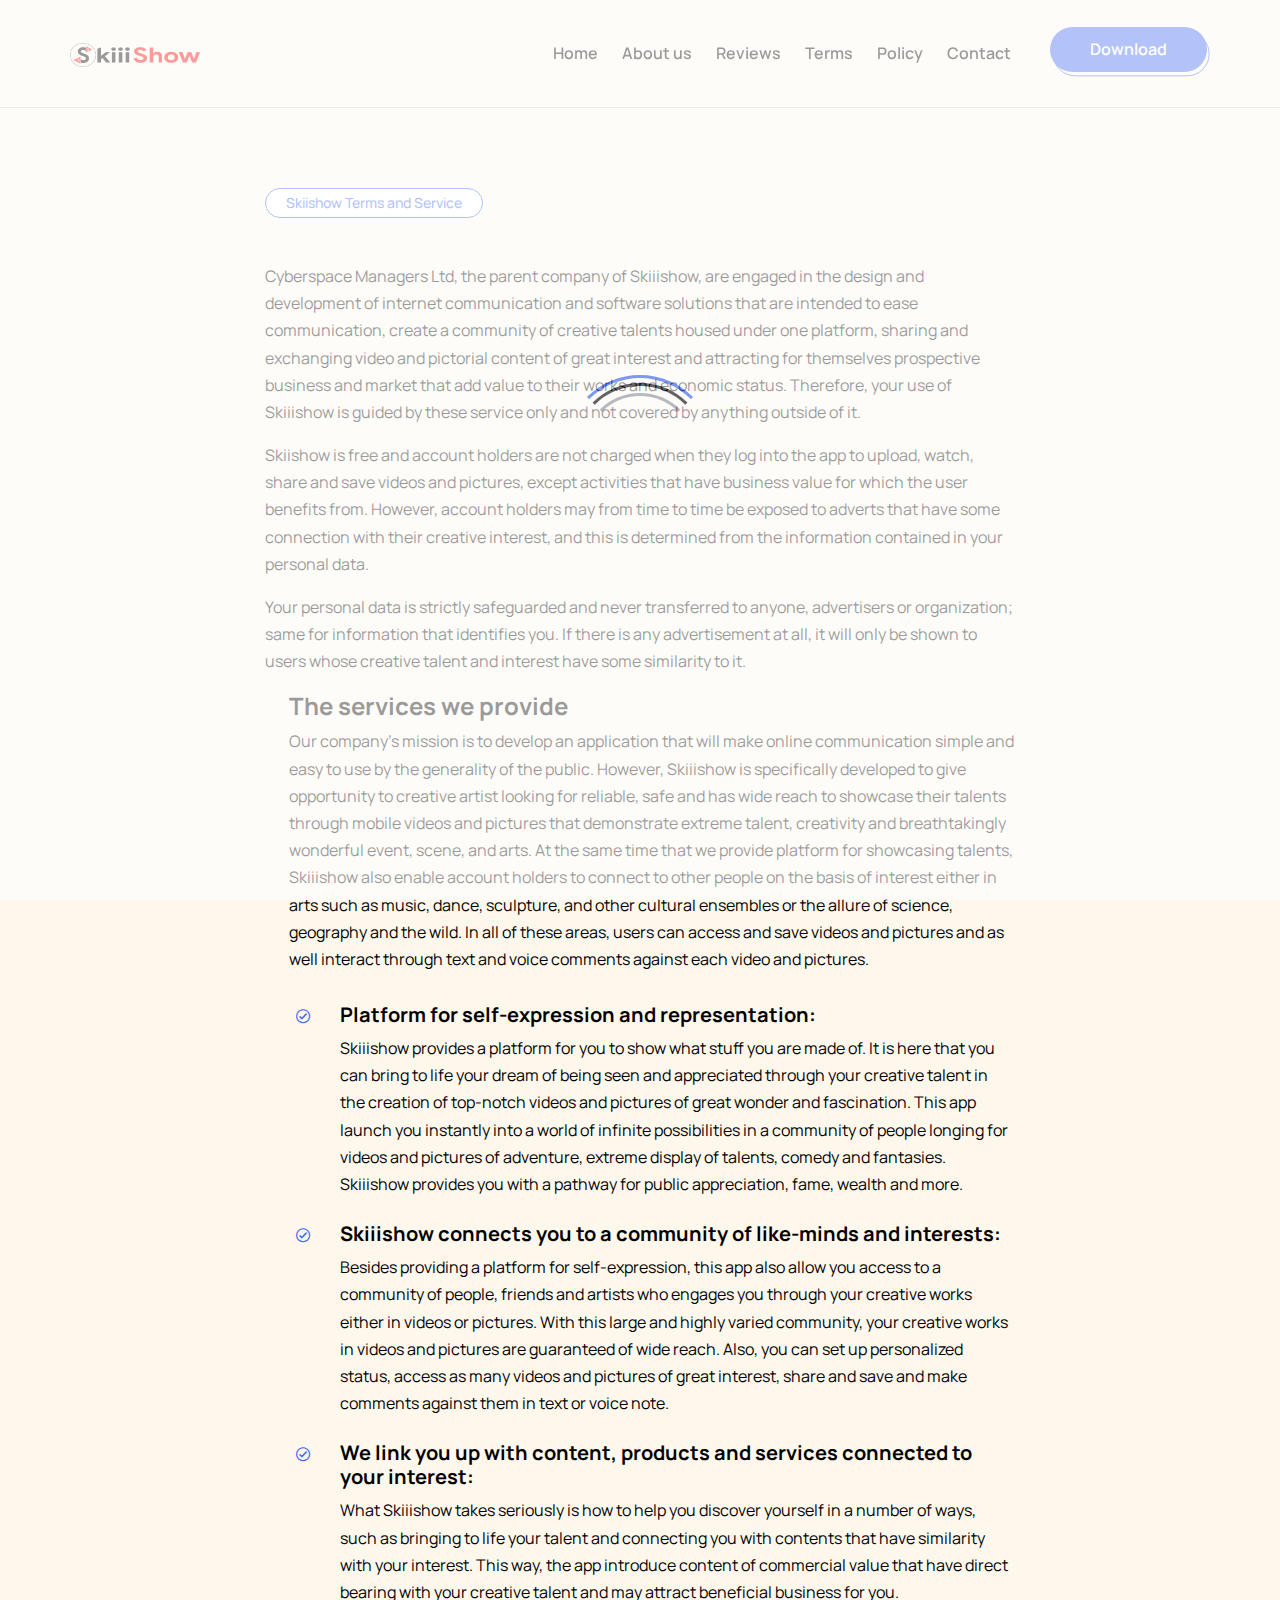
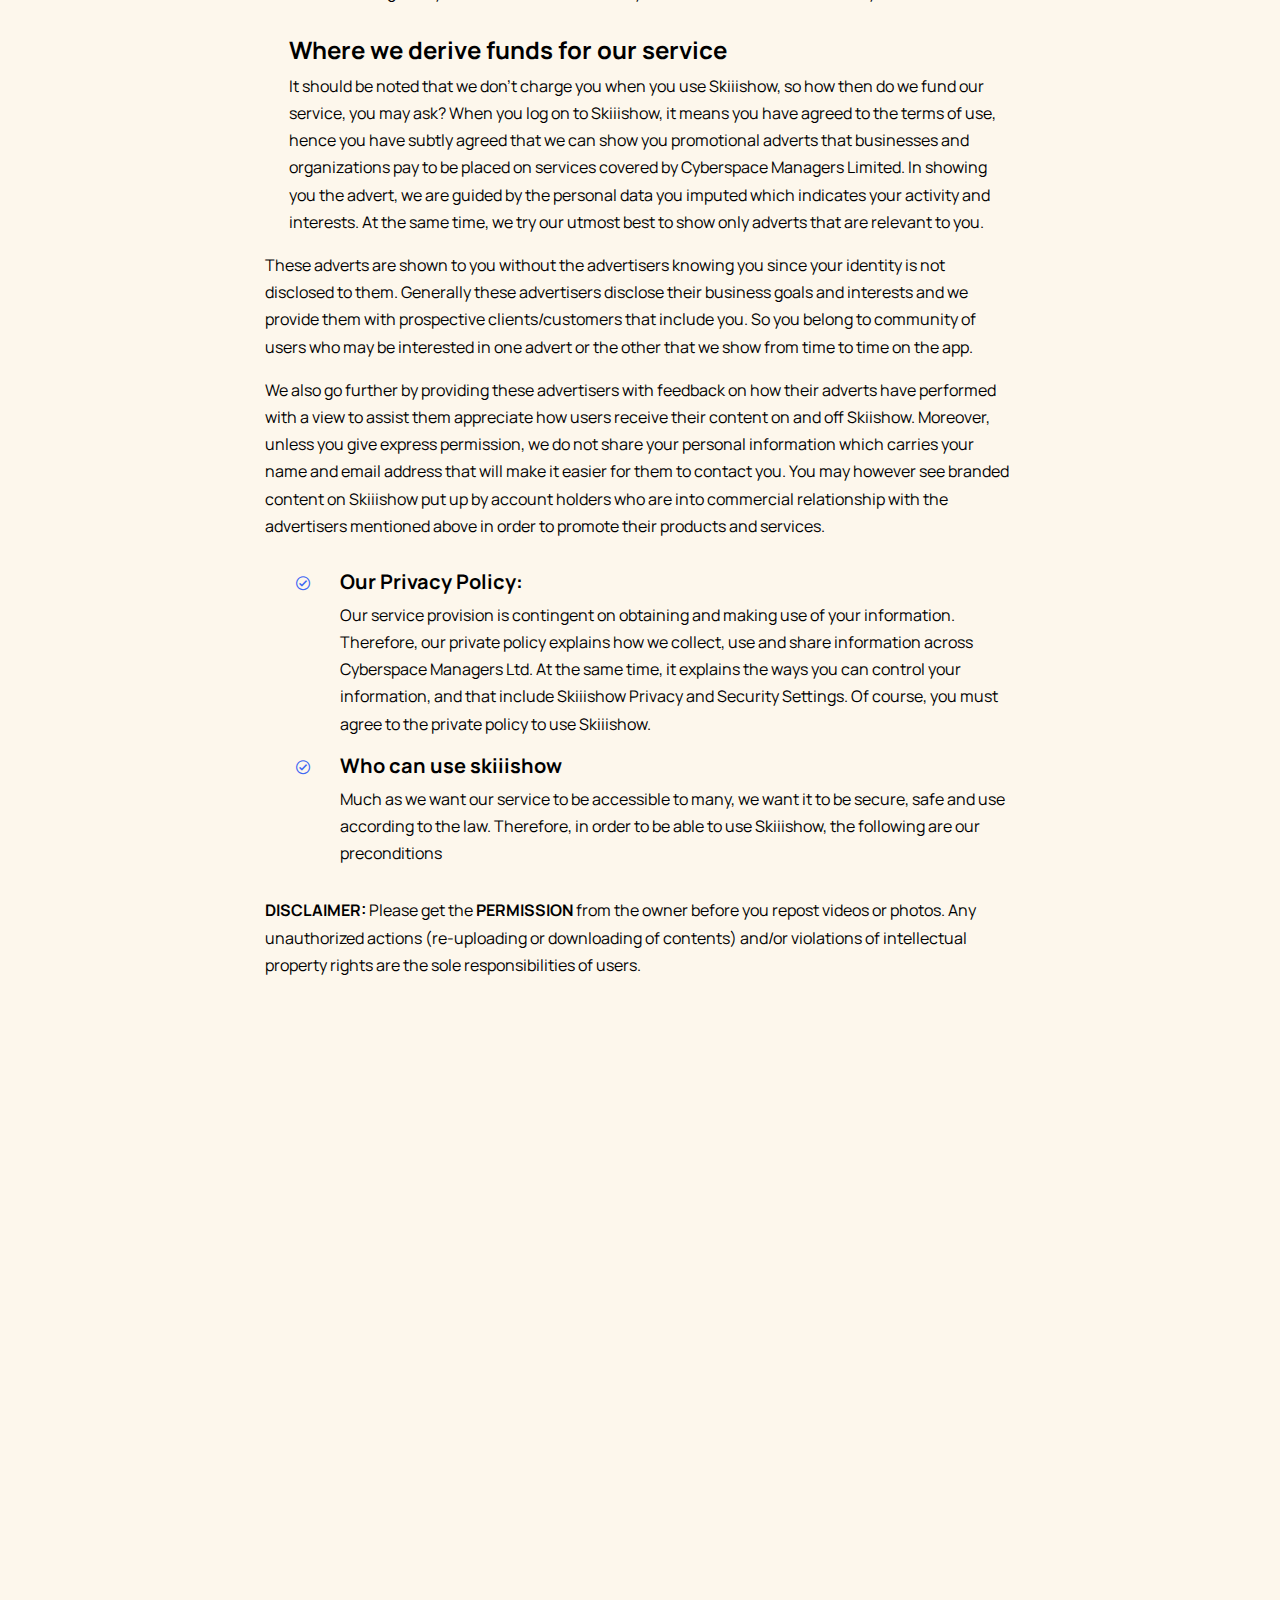
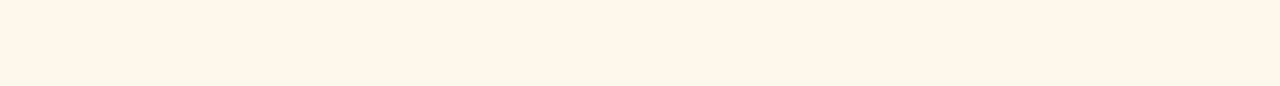
<file: terms.html>
<!DOCTYPE html>
<html lang="en">

<head>

  <meta charset="UTF-8">
  <meta http-equiv="X-UA-Compatible" content="IE=edge">
  <meta name="viewport" content="width=device-width, initial-scale=1.0">
  <meta name="description" content="Is a platform that provides both social interactions and space for 
  skit-makers, musicians, and everyone to streamline their talent for public entertainment.
   Skiiishow believed that social entertainment is a way forward to make a healthier society.">
  <title>Skiiishow || social network</title>
  <!-- icofont-css-link -->
  <link rel="stylesheet" href="css/icofont.min.css">
  <!-- Owl-Carosal-Style-link -->
  <link rel="stylesheet" href="css/owl.carousel.min.css">
  <!-- Bootstrap-Style-link -->
  <link rel="stylesheet" href="css/bootstrap.min.css">
  <!-- Aos-Style-link -->
  <link rel="stylesheet" href="css/aos.css">
  <!-- Coustome-Style-link -->
  <link rel="stylesheet" href="css/style.css">
  <!-- Responsive-Style-link -->
  <link rel="stylesheet" href="css/responsive.css">
  <!-- Favicon -->
  <link rel="shortcut icon" href="images/favicon.png" type="image/x-icon">

</head>

<body>


  <!-- Preloader -->
  <div id="preloader">
    <div id="loader"></div>
  </div>

  <!-- Header Start -->
  <header>
    <!-- container start -->
    <div class="container">
      <!-- navigation bar -->
      <nav class="navbar navbar-expand-lg">
        <a class="navbar-brand" href="index.html">
          <img src="images/logo.png" alt="Logo">
        </a>
        <button class="navbar-toggler" type="button" data-toggle="collapse" data-target="#navbarSupportedContent"
          aria-controls="navbarSupportedContent" aria-expanded="false" aria-label="Toggle navigation">
          <span class="navbar-toggler-icon">
            <!-- <i class="icofont-navigation-menu ico_menu"></i> -->
            <span class="toggle-wrap">
              <span class="toggle-bar"></span>
            </span>
          </span>
        </button>

        <div class="collapse navbar-collapse" id="navbarSupportedContent">
          <ul class="navbar-nav ml-auto">
            <li class="nav-item active">
              <a class="nav-link" href="index.html">Home</a>
            </li>
            <li class="nav-item">
              <a class="nav-link" href="about.html">About us</a>
            </li>

            <li class="nav-item">
              <a class="nav-link" href="reviews.html">Reviews</a>
            </li>
            <li class="nav-item">
              <a class="nav-link" href="terms.html">Terms</a>
            </li>
            <li class="nav-item">
              <a class="nav-link" href="policy.html">Policy</a>
            </li>
            <li class="nav-item">
              <a class="nav-link" href="contact.html">Contact</a>
            </li>
            <li class="nav-item">
              <div class="btn_block">
                <a class="nav-link dark_btn" href="contact.html">Download</a>
                <div class="btn_bottom"></div>
              </div>
            </li>
          </ul>
        </div>
      </nav>
      <!-- navigation end -->
    </div>
    <!-- container end -->
  </header>

  <!-- Page-wrapper-Start -->
  <div class="page_wrapper">

    <!-- Blog Detail Section Start -->
    <section class="blog_detail_section">
      <div class="container container-sm">
        <div class="blog_head">
          <div class="tags_info">
            <span class="tag">Skiishow Terms and Service</span>

          </div>
          <!-- <h1>Effective ways to monetize app for better perfomance.</h1> -->

        </div>
        <div class="blog_body">
          <p>Cyberspace Managers Ltd, the parent company of Skiiishow, are engaged in the design and development of
            internet communication and software solutions that are intended to ease communication, create a community of
            creative talents housed under one platform, sharing and exchanging video and pictorial content of great
            interest and attracting for themselves prospective business and market that add value to their works and
            economic status. Therefore, your use of Skiiishow is guided by these service only and not covered by
            anything outside of it.</p>

          <p>Skiishow is free and account holders are not charged when they log into the app to upload, watch, share and
            save videos and pictures, except activities that have business value for which the user benefits from.
            However, account holders may from time to time be exposed to adverts that have some connection with their
            creative interest, and this is determined from the information contained in your personal data.</p>

          <p>Your personal data is strictly safeguarded and never transferred to anyone, advertisers or organization;
            same for information that identifies you. If there is any advertisement at all, it will only be shown to
            users whose creative talent and interest have some similarity to it.</p>

          <div class="ml-4">
            <h4><b>The services we provide</b></h4>
            <p>Our company’s mission is to develop an application that will make online communication simple and easy to
              use by the generality of the public. However, Skiiishow is specifically developed to give opportunity to
              creative artist looking for reliable, safe and has wide reach to showcase their talents through mobile
              videos and pictures that demonstrate extreme talent, creativity and breathtakingly wonderful event, scene,
              and arts. At the same time that we provide platform for showcasing talents, Skiiishow also enable account
              holders to connect to other people on the basis of interest either in arts such as music, dance,
              sculpture, and other cultural ensembles or the allure of science, geography and the wild. In all of these
              areas, users can access and save videos and pictures and as well interact through text and voice comments
              against each video and pictures.</p>
          </div>

          <ul class="listings">
            <li>
              <span class="icon"><i class="icofont-check-circled"></i></span>
              <div class="ml-4">
                <h5><b>Platform for self-expression and representation:</b></h5>
                <p>Skiiishow provides a platform for you to show what stuff you are made of. It is here that you can
                  bring to life your dream of being seen and appreciated through your creative talent in the creation of
                  top-notch videos and pictures of great wonder and fascination. This app launch you instantly into a
                  world of infinite possibilities in a community of people longing for videos and pictures of adventure,
                  extreme display of talents, comedy and fantasies. Skiiishow provides you with a pathway for public
                  appreciation, fame, wealth and more.</p>
              </div>
            </li>
            <li class="mt-4">
              <span class="icon"><i class="icofont-check-circled"></i></span>
              <div class="ml-4">
                <h5><b>Skiiishow connects you to a community of like-minds and interests:</b></h5>
                <p>Besides providing a platform for self-expression, this app also allow you access to a community of
                  people, friends and artists who engages you through your creative works either in videos or pictures.
                  With this large and highly varied community, your creative works in videos and pictures are guaranteed
                  of wide reach. Also, you can set up personalized status, access as many videos and pictures of great
                  interest, share and save and make comments against them in text or voice note.</p>
              </div>
            </li>
            <li class="mt-4">
              <span class="icon"><i class="icofont-check-circled"></i></span>
              <div class="ml-4">
                <h5><b>We link you up with content, products and services connected to your interest:</b></h5>
                <p>What Skiiishow takes seriously is how to help you discover yourself in a number of ways, such as
                  bringing to life your talent and connecting you with contents that have similarity with your interest.
                  This way, the app introduce content of commercial value that have direct bearing with your creative
                  talent and may attract beneficial business for you.</p>
              </div>
            </li>
          </ul>

          <div class="ml-4">
            <h4><b>Where we derive funds for our service</b></h4>
            <p>It should be noted that we don’t charge you when you use Skiiishow, so how then do we fund our service,
              you may ask? When you log on to Skiiishow, it means you have agreed to the terms of use, hence you have
              subtly agreed that we can show you promotional adverts that businesses and organizations pay to be placed
              on services covered by Cyberspace Managers Limited. In showing you the advert, we are guided by the
              personal data you imputed which indicates your activity and interests. At the same time, we try our utmost
              best to show only adverts that are relevant to you.</p>
          </div>

          <p>
            These adverts are shown to you without the advertisers knowing you since your identity is not disclosed to
            them. Generally these advertisers disclose their business goals and interests and we provide them with
            prospective clients/customers that include you. So you belong to community of users who may be interested in
            one advert or the other that we show from time to time on the app.
          </p>

          <p>
            We also go further by providing these advertisers with feedback on how their adverts have performed with a
            view to assist them appreciate how users receive their content on and off Skiishow. Moreover, unless you
            give express permission, we do not share your personal information which carries your name and email address
            that will make it easier for them to contact you. You may however see branded content on Skiiishow put up by
            account holders who are into commercial relationship with the advertisers mentioned above in order to
            promote their products and services.
          </p>


          <ul class="listings">
            <li>
              <span class="icon"><i class="icofont-check-circled"></i></span>
              <div class="ml-4">
                <h5><b> Our Privacy Policy:</b></h5>
                <p>Our service provision is contingent on obtaining and making use of your information. Therefore, our
                  private policy explains how we collect, use and share information across Cyberspace Managers Ltd. At
                  the same time, it explains the ways you can control your information, and that include Skiiishow
                  Privacy and Security Settings. Of course, you must agree to the private policy to use Skiiishow.</p>
              </div>
            </li>
            <li class="mt-3">
              <span class="icon"><i class="icofont-check-circled"></i></span>
              <div class="ml-4">
                <h5><b>Who can use skiiishow</b></h5>
                <p>Much as we want our service to be accessible to many, we want it to be secure, safe and use according
                  to the law. Therefore, in order to be able to use Skiiishow, the following are our preconditions</p>
              </div>
            </li>
          </ul>

          <p><b>DISCLAIMER:</b> Please get the <b>PERMISSION</b> from the owner before you repost videos or photos. Any
            unauthorized
            actions (re-uploading or downloading of contents) and/or violations of intellectual property rights are the
            sole responsibilities of users.</p>

          <!-- <ul class="listings">
            <li>
              <span class="icon"><i class="icofont-check-circled"></i></span>
              <p>Lorem Ipsum is simply dummy text</p>
            </li>
            <li>
              <span class="icon"><i class="icofont-check-circled"></i></span>
              <p>The printing and typesetting industry</p>
            </li>
            <li>
              <span class="icon"><i class="icofont-check-circled"></i></span>
              <p>Has been the industrys dummy</p>
            </li>
            <li>
              <span class="icon"><i class="icofont-check-circled"></i></span>
              <p>Text ever since the when an unknown</p>
            </li>
          </ul> -->

          <!-- <h2>Article sub title goes here</h2>
          <p>Typesetting industry lorem Ipsum has been the industrys standard dummy text ever since the when an unknown
            printer took a galley of type and scrambled. Survived not only five centuries, but also the leap into
            electronic typesetting, remaining essen tially unchanged. It was popularised in the 1960s with the release
            of Letraset sheets containing Lorem Ipsum passages, and more recently with software like Aldus PageMaker.
          </p>

          <p>
            Lorem Ipsum has been the industrys standard dummy text ever since the when an unknown printer took a galley
            of type and scrambled. Survived not only five centuries, but also the leap into electronic typesetting,
            remaining essen tially unchanged. It was popularised in the 1960s with the release of Letraset sheets
            containing Lorem Ipsum passages, and more recently with software like Aldus PageMaker sheets containing.
          </p>
          <div class="highlight_text">
            <h3>“ Lorem Ipsum has been the industrys standard dummy text ever since
              when an unknown printer took a galley of type and scrambled.”</h3>
          </div>
          <p>
            Standard dummy text ever since the when an unknown printer took a galley of type and scrambled. Survived not
            only five centuries, but also the leap into electronic typesetting, remaining essen tially unchanged. It was
            popularised in the 1960s with the release of Letraset sheets containing Lorem Ipsum passages, and more
            recently with software like Aldus PageMaker sheets containing It was popularised in the 1960s with the
            release of Letraset sheets containing Lorem Ipsum passages.
          </p> -->

        </div>
      </div>
    </section>
    <!-- Blog Detail Section End -->

    <!-- Footer-Section start -->
    <footer class="white_text" data-aos="fade-in" data-aos-duration="1500">
      <div class="container">
        <div class="row">
          <div class="col-md-6">
            <div class="logo_side">
              <div class="news_letter">
                <h3>Subscribe newsletter</h3>
                <p>Be the first to recieve all latest post in your inbox</p>
                <form>
                  <div class="form-group">
                    <input type="email" class="form-control" placeholder="Enter your email">
                    <button class="btn"><i class="icofont-paper-plane"></i></button>
                  </div>
                  <p class="note">By clicking send link you agree to receive message.</p>
                </form>
              </div>
              <ul class="contact_info">
                <li><a href="mailto:">info@skiiishow.com</a></li>
                <li><a href="tel: ">+234 806 465 1919</a></li>
              </ul>
              <ul class="social_media">
                <li><a href="#"><i class="icofont-facebook"></i></a></li>
                <li><a href="#"><i class="icofont-twitter"></i></a></li>
                <li><a href="#"><i class="icofont-instagram"></i></a></li>
                <li><a href="#"><i class="icofont-pinterest"></i></a></li>
              </ul>
            </div>
          </div>
          <div class="col-md-6">
            <div class="download_side">
              <h3>Download app</h3>
              <ul class="app_btn">
                <li>
                  <a href="#">
                    <img class="blue_img" src="images/googleplay.png" alt="image">
                  </a>
                </li>
                <li>
                  <a href="#">
                    <img class="blue_img" src="images/appstorebtn.png" alt="image">
                  </a>
                </li>
              </ul>
            </div>
          </div>
        </div>
      </div>
      <div class="footer_bottom">
        <div class="container">
          <div class="ft_inner">
            <div class="copy_text">
              <p>© Copyrights 2023. All rights reserved.</p>
            </div>
            <ul class="links">
              <li><a href="index.html">Home</a></li>
              <li><a href="about.html">About us</a></li>
              <li><a href="reviews.html">Reviews</a></li>
              <li><a href="terms.html">Terms</a></li>
              <li><a href="policy.html">Policy</a></li>
              <li><a href="contact.html">Contact us</a></li>
            </ul>
            <div class="design_by">
              <p>Crafted by <a href="">Cyberspace Managers</a>
              </p>
            </div>
          </div>
        </div>
      </div>
    </footer>
    <!-- Footer-Section end -->

    <!-- go top button -->
    <div class="go_top" id="Gotop">
      <span><i class="icofont-arrow-up"></i></span>
    </div>

  </div>
  <!-- Page-wrapper-End -->

  <!-- Jquery-js-Link -->
  <script src="js/jquery.js"></script>
  <!-- owl-js-Link -->
  <script src="js/owl.carousel.min.js"></script>
  <!-- bootstrap-js-Link -->
  <script src="js/bootstrap.min.js"></script>
  <!-- aos-js-Link -->
  <script src="js/aos.js"></script>
  <!-- main-js-Link -->
  <script src="js/main.js"></script>


</body>

</html>
</file>
<file: css/style.css>
/* --------Font--------------- */
/* @import url('https://fonts.googleapis.com/css2?family=Manrope:wght@300;400;500;600;700;800&display=swap'); */

@font-face {
    font-family: 'Manrope';
    src: url('../fonts/manrope/Manrope-ExtraBold.woff2') format('woff2'),
        url('../fonts/manrope/Manrope-ExtraBold.woff') format('woff');
    font-weight: bold;
    font-style: normal;
    font-display: swap;
}

@font-face {
    font-family: 'Manrope';
    src: url('../fonts/manrope/Manrope-Medium.woff2') format('woff2'),
        url('../fonts/manrope/Manrope-Medium.woff') format('woff');
    font-weight: 500;
    font-style: normal;
    font-display: swap;
}

@font-face {
    font-family: 'Manrope';
    src: url('../fonts/manrope/Manrope-SemiBold.woff2') format('woff2'),
        url('../fonts/manrope/Manrope-SemiBold.woff') format('woff');
    font-weight: 600;
    font-style: normal;
    font-display: swap;
}

@font-face {
    font-family: 'Manrope';
    src: url('../fonts/manrope/Manrope-Regular.woff2') format('woff2'),
        url('../fonts/manrope/Manrope-Regular.woff') format('woff');
    font-weight: normal;
    font-style: normal;
    font-display: swap;
}

@font-face {
    font-family: 'Manrope';
    src: url('../fonts/manrope/Manrope-Light.woff2') format('woff2'),
        url('../fonts/manrope/Manrope-Light.woff') format('woff');
    font-weight: 300;
    font-style: normal;
    font-display: swap;
}

@font-face {
    font-family: 'Manrope';
    src: url('../fonts/manrope/Manrope-Bold.woff2') format('woff2'),
        url('../fonts/manrope/Manrope-Bold.woff') format('woff');
    font-weight: bold;
    font-style: normal;
    font-display: swap;
}

@font-face {
    font-family: 'Manrope';
    src: url('../fonts/manrope/Manrope-ExtraLight.woff2') format('woff2'),
        url('../fonts/manrope/Manrope-ExtraLight.woff') format('woff');
    font-weight: 200;
    font-style: normal;
    font-display: swap;
}

/* -----------Css-variable------ */

:root {
    --light-yellow: #fdf7ec;
    --primery: #3f67f3;
    --dark-black: #181a22;
    --dark-greay: #9599ab;
    --greay: #afafaf;
    --text-greay: #848484;
    --black: #000000;
    --bg-white: #ffffff;
    --text-white: #fff;
    --red-color: #ff0000;
}

/* ------Common-Css------------- */
/* 
html {
    scroll-behavior: smooth
} */

body {
    margin: 0;
    padding: 0;
    box-sizing: border-box;
    font-size: 16px;
    line-height: 1.7;
    font-family: 'Manrope', sans-serif;
    color: var(--black);
    background-color: var(--light-yellow);
}

.page_wrapper {
    width: 100%;
    overflow-x: hidden;
}

a {
    text-decoration: none;
    color: var(--black);
    transition: .4s all;
}

a:hover {
    text-decoration: none;
    color: var(--primery);
}

ul,
li {
    padding: 0;
    list-style-type: none;
    margin: 0;
}

button:focus,
.btn.focus,
.btn:focus {
    outline: none;
    box-shadow: none;
}

h3 {
    font-size: 20px;
    color: var(--black);
    font-weight: 700;
}

.white_text p,
.white_text .section_title h2,
.white_text span,
.white_text h3 {
    color: var(--text-white);
}

@media screen and (min-width:1200px) {
    .container {
        max-width: 1170px;
    }
}

.section_title {
    text-align: center;
}

/* section heading h2 */
.section_title h2 {
    font-size: 55px;
    font-weight: 800;
    color: var(--black);
    letter-spacing: -2px;
}

.section_title h2 span {
    color: var(--primery);
}

.section_title h2 span img {
    margin-left: 10px;
}

.section_title.white_text h2,
.section_title.white_text p {
    color: var(--bg-white);
}

.title_badge {
    color: var(--bg-white);
    display: inline-block;
    padding: 2px 20px;
    border-radius: 100px;
    background-color: var(--primery);
    margin-bottom: 10px;
}

.row_am {
    padding: 50px 0;
}

/* purple button */
.btn {
    font-weight: 700;
}

.puprple_btn {
    color: var(--text-white);
    background-color: var(--primery);
    font-size: 16px;
    padding: 9px 30px;
    border-radius: 25px;
    margin-left: 20px;
    position: relative;
    transform: translate3d(-3px, -4px, 0px) scale3d(1, 1, 1) rotateX(0deg) rotateY(0deg) rotateZ(0deg) skew(0deg, 0deg);
    transform-style: preserve-3d;
    transition: .4s all;
    z-index: 2;
}

.puprple_btn:hover {
    color: var(--text-white);
    transform: translate3d(0px, 0px, 0px) scale3d(1, 1, 1) rotateX(0deg) rotateY(0deg) rotateZ(0deg) skew(0deg, 0deg);
}

.btn_block {
    position: relative;
    display: inline-block;
}

.btn_bottom {
    z-index: 1;
    border: 1px solid var(--primery);
    border-radius: 100px;
    position: absolute;
    top: -8px;
    left: 8px;
    right: -12px;
    transform: translate(-0.52em, 0.52em);
    width: 100%;
    height: 100%;
}

/* white button */
.white_btn .puprple_btn {
    background-color: var(--bg-white);
    color: var(--dark-black);
}

.white_btn .btn_bottom {
    border-color: var(--bg-white);
}

.white_btn:hover {
    color: var(--black);
}

/* slider controls */
.owl-carousel .owl-dots {
    display: flex;
    align-items: center;
    justify-content: center;
    position: relative;
    margin-top: 20px;
}

.owl-carousel .owl-dots button {
    display: block;
    width: 15px;
    height: 15px;
    background-color: transparent;
    border: 1px solid var(--primery);
    border-radius: 15px;
    margin: 0 5px;
}

.owl-carousel .owl-dots button.active {
    background-color: var(--primery);
}

.container.container-sm {
    max-width: 780px;
}

/* -------------Preloader-Css-Start-------------- */

/* Preloader */
#preloader {
    position: fixed;
    top: 0;
    left: 0;
    width: 100%;
    height: 100%;
    background-color: rgba(255, 255, 255, 0.9);
    z-index: 999999;
}

#loader {
    display: block;
    position: relative;
    left: 50%;
    top: 50%;
    width: 150px;
    height: 150px;
    margin: -75px 0 0 -75px;
    border-radius: 50%;
    border: 3px solid transparent;
    border-top-color: var(--primery);
    -webkit-animation: spin 2s linear infinite;
    animation: spin 2s linear infinite;
}

#loader:before {
    content: "";
    position: absolute;
    top: 5px;
    left: 5px;
    right: 5px;
    bottom: 5px;
    border-radius: 50%;
    border: 3px solid transparent;
    border-top-color: var(--dark-black);
    -webkit-animation: spin 3s linear infinite;
    animation: spin 3s linear infinite;
}

#loader:after {
    content: "";
    position: absolute;
    top: 15px;
    left: 15px;
    right: 15px;
    bottom: 15px;
    border-radius: 50%;
    border: 3px solid transparent;
    border-top-color: var(--dark-greay);
    -webkit-animation: spin 1.5s linear infinite;
    animation: spin 1.5s linear infinite;
}

.spin_text {
    transform-origin: 50% 50% 0;
    transform: rotate(0deg);
    -webkit-animation: spin 15s linear infinite;
    -moz-animation: spin 15s linear infinite;
    animation: spin 15s linear infinite;
}

@-webkit-keyframes spin {
    0% {
        -webkit-transform: rotate(0deg);
        -ms-transform: rotate(0deg);
        transform: rotate(0deg);
    }

    100% {
        -webkit-transform: rotate(360deg);
        -ms-transform: rotate(360deg);
        transform: rotate(360deg);
    }
}

@keyframes spin {
    0% {
        -webkit-transform: rotate(0deg);
        -ms-transform: rotate(0deg);
        transform: rotate(0deg);
    }

    100% {
        -webkit-transform: rotate(360deg);
        -ms-transform: rotate(360deg);
        transform: rotate(360deg);
    }
}

/* ------Round Animation------- */
@keyframes spin {

    0% {
        transform: rotate(0deg);
    }

    100% {
        transform: rotate(360deg);
    }
}

/* --------Object-Moving-Animation-Css-Start----- */
.moving_animation {
    animation: moving_object 6s infinite linear;
}

.moving_position_animatin {
    position: relative;
    animation: moving_position_animatin 6s infinite linear;
    z-index: -1;
}


@keyframes moving_object {
    0% {
        transform: translateY(0);
    }

    50% {
        transform: translateY(-30px);
    }

    100% {
        transform: translateY(0);
    }
}

@keyframes moving_position_animatin {
    0% {
        transform: translateY(0);
    }

    50% {
        transform: translateY(-30px);
    }

    100% {
        transform: translateY(0);
    }
}

/* -----------Header-Css-Start------------------- */
/* header wraper */
header {
    position: sticky;
    top: 0;
    width: 100%;
    z-index: 99999;
    transition: .4s all;
    backdrop-filter: blur(5px);
    background-color: #fdf7ecd8;
    border-bottom: 1px solid #cfcbc4;
}

/* navigation bar */
.navbar {
    padding: 0;
}

.navbar-expand-lg .navbar-nav {
    align-items: center;
}

.navbar-expand-lg .navbar-nav .nav-link {
    padding: 40px 12px;
    font-weight: 600;
    transition: .4s all;
}

.navbar-expand-lg .navbar-nav .nav-link:hover {
    color: var(--primery);
}

.navbar-expand-lg .navbar-nav .nav-item .btn_block {
    margin-left: 30px;
}

.navbar-expand-lg .navbar-nav .nav-link.dark_btn {
    color: var(--text-white);
    background-color: var(--primery);
    font-size: 16px;
    padding: 9px 40px;
    border-radius: 25px;
    position: relative;
    transform: translate3d(-3px, -4px, 0px) scale3d(1, 1, 1) rotateX(0deg) rotateY(0deg) rotateZ(0deg) skew(0deg, 0deg);
    transform-style: preserve-3d;
    transition: .4s all;
    z-index: 2;
}

.navbar-expand-lg .navbar-nav .nav-link.dark_btn:hover {
    transform: translate3d(0px, 0px, 0px) scale3d(1, 1, 1) rotateX(0deg) rotateY(0deg) rotateZ(0deg) skew(0deg, 0deg);
}

.navbar-brand img {
    width: 130px;
}

.navbar-brand h3 {
    color: var(--primery);
    font-weight: 800;
    font-size: 34px;
    margin: 0;
}

/* navigation bar dropdown */
.navbar-expand-lg .navbar-nav .has_dropdown {
    display: flex;
    align-items: center;
    position: relative;
    border-radius: 10px 10px 0 0;
    transition: .4s all;
}

.navbar-expand-lg .navbar-nav .has_dropdown .drp_btn {
    position: relative;
    right: 8px;
    top: 2px;
}

.navbar-expand-lg .navbar-nav .has_dropdown .sub_menu {
    position: absolute;
    top: 100%;
    background-color: var(--bg-white);
    border-radius: 0 0 10px 10px;
    min-width: 210px;
    max-width: 230px;
    margin-top: -10px;
    transition: .4s all;
    opacity: 0;
    pointer-events: none;
    border-bottom: 3px solid var(--primery);
}

.navbar-expand-lg .navbar-nav .has_dropdown .sub_menu ul {
    margin-left: 0;
    padding: 15px 20px;
}

.navbar-expand-lg .navbar-nav .has_dropdown .sub_menu ul li a {
    font-size: 15px;
    position: relative;
    transition: .4s all;
    line-height: 35px;
    font-weight: 600;
}

.navbar-expand-lg .navbar-nav .has_dropdown .sub_menu ul li a:hover {
    color: var(--primery);
}

.navbar-expand-lg .navbar-nav .has_dropdown:hover>a,
.navbar-expand-lg .navbar-nav .has_dropdown:hover>.drp_btn {
    color: var(--primery);
}

.navbar-expand-lg .navbar-nav .has_dropdown:hover .sub_menu {
    opacity: 1;
    pointer-events: all;
    margin-top: 1px;
}

/* navigation toggle menu */
.toggle-wrap {
    padding: 10px;
    position: relative;
    cursor: pointer;

    /*disable selection*/
    -webkit-touch-callout: none;
    -webkit-user-select: none;
    -khtml-user-select: none;
    -moz-user-select: none;
    -ms-user-select: none;
    user-select: none;
}

.toggle-bar,
.toggle-bar::before,
.toggle-bar::after,
.toggle-wrap.active .toggle-bar,
.toggle-wrap.active .toggle-bar::before,
.toggle-wrap.active .toggle-bar::after {
    -webkit-transition: all .2s ease-in-out;
    -moz-transition: all .2s ease-in-out;
    -o-transition: all .2s ease-in-out;
    transition: all .2s ease-in-out;
}

.toggle-bar {
    width: 25px;
    margin: 10px 0;
    position: relative;
    border-top: 4px solid var(--dark-black);
    display: block;
}

.toggle-bar::before,
.toggle-bar::after {
    content: "";
    display: block;
    background: var(--dark-black);
    height: 4px;
    width: 30px;
    position: absolute;
    top: -12px;
    right: 0px;
    -ms-transform: rotate(0deg);
    -webkit-transform: rotate(0deg);
    transform: rotate(0deg);
    -ms-transform-origin: 13%;
    -webkit-transform-origin: 13%;
    transform-origin: 13%;
}

.white_header .toggle-bar,
.white_header .toggle-bar::before,
.white_header .toggle-bar::after {
    border-top: 4px solid var(--bg-white);
}

.toggle-bar::after {
    top: 4px;
}

.toggle-wrap.active .toggle-bar {
    border-top: 6px solid transparent;
}

.toggle-wrap.active .toggle-bar::before {
    -ms-transform: rotate(45deg);
    -webkit-transform: rotate(45deg);
    transform: rotate(45deg);
}

.toggle-wrap.active .toggle-bar::after {
    -ms-transform: rotate(-45deg);
    -webkit-transform: rotate(-45deg);
    transform: rotate(-45deg);
}


/* ---------Hero-Slider-Css-Start------------------ */
/* hero slider wraper */
.banner_section {
    margin-top: 70px;
    position: relative;
}

.banner_section::before {
    content: "";
    position: absolute;
    left: 50%;
    top: 20%;
    transform: translateX(-50%);
    width: 1250px;
    height: 1000px;
    background-image: url(../images/yellow_dotes.png);
    background-repeat: no-repeat;
    background-position: bottom center;
    background-size: contain;
}

.banner_section .container {
    position: relative;
}

.banner_section .row {
    align-items: center;
}

/* hero slider text */
.banner_section .banner_text {
    margin-top: -50px;
}

/* hero slider heading h1 */
.banner_section .banner_text h1 {
    font-size: 50px;
    color: var(--dark-black);
    letter-spacing: -1.5px;
    font-weight: 700;
    margin-bottom: 20px;
}

.banner_section .banner_text h1 span {
    color: var(--primery);
}

.banner_section .banner_text .type-wrap span {
    font-weight: 700;
    color: var(--primery);
}

/* hero slider button */
.banner_section .app_btn {
    display: flex;
    align-items: center;
}

/* hero slider list */
.banner_section .app_btn li a {
    display: block;
    padding: 15px 35px;
    background-color: var(--black);
    border: none;
    position: relative;
    border-radius: 12px;
    transition: .4s all;
}

.banner_section .app_btn li:last-child {
    margin-left: 25px;
}

.banner_section .app_btn li a img {
    transition: .4s all;
    height: 36px;
}

/* hero slider users */
.banner_section .used_app {
    margin: 35px 0;
}

.banner_section .used_app ul {
    display: flex;
    align-items: center;
    margin: 0 10px 20px 0;
}

.banner_section .used_app ul li:not(:first-child) {
    margin-left: -20px;
}

.banner_section .used_app ul li:not(:first-child) img {
    border: 3px solid var(--bg-white);
    border-radius: 100px;
}

.banner_section .used_app p {
    font-size: 15px;
    line-height: 19px;
    margin-bottom: 0;
}

/* hero slider images */
.banner_section .banner_slider {
    display: flex;
    position: relative;
}

.banner_section .banner_slider .left_icon {
    position: absolute;
    left: 70px;
    bottom: 150px;
    z-index: 9999;
}

.banner_section .banner_slider .right_icon {
    position: absolute;
    right: 80px;
    top: -10px;
}

/* hero slider mobile frame */
.banner_section .banner_slider .slider_frame {
    position: absolute;
    left: 50%;
    transform: translateX(-50%);
    z-index: 999;
    width: 300px;
}

.banner_section .banner_slider #frmae_slider {
    width: 280px;
    margin: 0 auto;
    overflow: hidden;
    border-radius: 40px;
}

.banner_section .banner_slider #frmae_slider::before {
    content: "";
    position: absolute;
    left: -5px;
    top: 5px;
    background-color: #fff;
    width: 100%;
    height: 90.5%;
    border-radius: 23px;
}

.banner_section .banner_slider::before {
    content: "";
    position: absolute;
    left: 50%;
    top: 46%;
    transform: translate(-50%, -50%) rotate(-8deg);
    width: 380px;
    height: 380px;
    background-color: var(--primery);
    z-index: -5;
    border-radius: 30px;
}

/* hero slider control dots */
.banner_section .owl-dots {
    margin-top: 40px;
}

.owl-carousel .owl-item img {
    max-width: 100%;
    width: auto;
}

/* -----Typing Text------- */
.typed-cursor {
    opacity: 1;
    -webkit-animation: blink 0.7s infinite;
    -moz-animation: blink 0.7s infinite;
    animation: blink 0.7s infinite;
}

@keyframes blink {
    0% {
        opacity: 1;
    }

    50% {
        opacity: 0;
    }

    100% {
        opacity: 1;
    }
}

/* ---------Spin Block---------- */
.spinBlock {
    display: flex;
    justify-content: space-between;
    align-items: center;
    margin-top: 50px;
    position: relative;
}

.spinBlock::before {
    content: "";
    position: absolute;
    width: calc(100% - 40px);
    height: 1px;
    left: 20px;
    top: 50.5%;
    background-color: var(--dark-black);
}

.spinBlock .spin_box {
    display: block;
    width: 155px;
    height: 155px;
    background-color: var(--dark-black);
    border-radius: 150px;
    display: flex;
    justify-content: center;
    align-items: center;
    position: relative;
}

.spinBlock .spin_box .downsign {
    position: absolute;
    left: 50%;
    top: 50%;
    transform: translate(-50%, -50%);
    display: block;
    width: 75px;
    height: 75px;
    background-color: var(--primery);
    border-radius: 100px;
    display: flex;
    justify-content: center;
    align-items: center;
    font-size: 36px;
    color: var(--bg-white);
}

.spinBlock .spin-text {
    transform-origin: 50% 50% 0;
    transform: rotate(0deg);
    -webkit-animation: spin 15s linear infinite;
    -moz-animation: spin 15s linear infinite;
    animation: spin 15s linear infinite;
}

/* -----------------Task-App-Section-Css-Start------------------ */
.task_app_section {
    padding-left: 15px !important;
    padding-right: 15px !important;
}

.task_app_section .task_block {
    max-width: 1370px;
    margin: 0 auto;
    background-color: var(--dark-black);
    padding: 60px 150px;
    position: sticky;
    z-index: 99;
    border-radius: 30px;
    overflow: hidden;
}

.task_app_section .dotes_blue {
    position: absolute;
    left: -80px;
    bottom: -100px;
}

.task_app_section .task_block .row {
    align-items: center;
}

/* Task App section wraper */
.task_app_section .task_img {
    display: flex;
    justify-content: center;
    align-items: center;
    position: relative;
}

/* Task App section images*/
.task_app_section .task_img img {
    max-width: 100%;
    border-radius: 20px;
}

.task_app_section .task_img::before {
    content: "";
    position: absolute;
    left: 42%;
    top: 50%;
    z-index: -1;
    transform: translate(-50%, -50%) rotate(-9deg);
    width: 380px;
    height: 380px;
    background-color: var(--primery);
    border-radius: 30px;
}

.task_app_section .task_img .screen_img {
    margin-left: -115px;
    margin-top: 50px;
}

.task_app_section .task_text .section_title {
    text-align: left;
}

.task_app_section .task_text .section_title h2 {
    margin-bottom: 15px;
    font-size: 35px;
}

.task_app_section .task_text .section_title .icon {
    display: block;
    width: 80px;
    height: 80px;
    background-color: var(--bg-white);
    border-radius: 20px;
    display: flex;
    justify-content: center;
    align-items: center;
    margin: 60px 0 35px 0;
}

.task_app_section .task_text .section_title .icon img {
    width: 50px;
    aspect-ratio: 1/1;
    object-fit: cover;
}

/* ------------About us Section Css Start-------- */
.about_section {
    position: relative;
}

.about_section::before,
.about_section::after {
    content: "";
    position: absolute;
    left: 50%;
    transform: translateX(-50%);
    bottom: -100px;
    background-image: url(../images/yellow_dotes_tr.png);
    background-size: contain;
    background-repeat: no-repeat;
    width: 100%;
    height: 410px;
    background-position: center;
    z-index: -1;
}

.about_section .section_title {
    margin-bottom: 70px;
}

.about_section .app_statstic {
    display: flex;
    gap: 30px;
    flex-wrap: wrap;
    justify-content: center;
}

.about_section .app_statstic li:first-child,
.about_section .app_statstic li:last-child {
    width: 100%;
    text-align: center;
}

.about_section .app_statstic li .text {
    width: 160px;
    height: 160px;
    border-radius: 200px;
    display: flex;
    flex-direction: column;
    align-items: center;
    justify-content: center;
    text-align: center;
    background-color: var(--bg-white);
    border: 1px solid var(--primery);
    margin: 0 auto;
}

.about_section .app_statstic li .text p span {
    font-weight: 700;
    font-size: 35px;
    color: var(--primery);
}

.about_section .app_statstic li .text p {
    font-size: 18px;
    font-weight: 700;
    color: var(--black);
    margin: 0;
    line-height: 1.2;
}

.about_section .video_block {
    position: relative;
    width: 275px;
    margin: 35px 0;
}

.about_section .video_block .thumbnil {
    max-width: 100%;
    border-radius: 20px;
}

.about_section .video_block .thumbnil img {
    border-radius: 20px;
}

.about_section .video_block .playBtn {
    position: absolute;
    left: 50%;
    top: 50%;
    transform: translate(-50%, -50%);
    display: flex;
    justify-content: center;
    align-items: center;
    background-color: rgba(24, 26, 34, 0.5);
    border-radius: 100px;
    width: 100px;
    height: 100px;
}

.about_section .video_block .playBtn .play_icon {
    position: absolute;
    margin: auto;
    z-index: 99;
}

/* how it works video model   */
.modal {
    z-index: 999999;
}

.modal-backdrop.show {
    z-index: 99999;
    opacity: .7;
}

.youtube-video .modal-dialog {
    position: absolute;
    left: 0;
    right: 0;
    top: 0;
    bottom: 0;
    margin: auto;
    width: 100%;
    padding: 0 15px;
    height: 100%;
    max-width: 1240px !important;
    display: flex;
    flex-direction: column;
    justify-content: center;
}

#video-container {
    position: relative;
    padding-bottom: 50%;
    padding-top: 30px;
    height: 0;
    overflow: hidden;
}

iframe#youtubevideo {
    position: absolute;
    top: 0;
    left: 0;
    height: 100%;
    width: 100%;
}

.youtube-video .modal-footer {
    border: none;
    text-align: center;
    display: block;
    padding: 0;
}

.youtube-video .modal-content {
    background: none !important;
    border: none;
}

#close-video {
    color: #fff;
    font-size: 30px;
}

/* ---------- text List Flow Css Start ------------- */

.text_list_section .slider_block {
    background-color: var(--dark-black);
    padding: 20px 0;
    transform: rotate(-1.5deg);
    /* pointer-events: none; */
    width: 100%;
    overflow-x: hidden;
}

.text_list_section .down_fix {
    transform: rotate(-5deg);
    position: relative;
    bottom: -30px;
    z-index: 9;
}

.text_list_section .down_fix::after {
    content: "";
    position: absolute;
    right: 0;
    top: -10px;
    width: 22px;
    height: 22px;
    background-image: url(../images/bigstar.png);
    background-repeat: no-repeat;
    background-size: contain;
}

.text_list_section.rotet_down {
    transform: rotate(0.5deg);
}

.text_list_section .owl-stage,
.text_list_section .owl-stage-outer,
.textFlow_list .owl-stage,
.textFlow_list .owl-stage-outer {
    height: 55px;
}

.text_block {
    display: flex;
    align-items: center;
}

.text_block span {
    color: var(--text-white);
    font-size: 50px;
    font-family: var(--font-bebas);
    font-weight: 700;
    line-height: 1;
}

.text_block .mark_star {
    margin: 0 60px;
    font-family: 'Playball', cursive;
}

/* ------------Service App Section Css------------ */
.service_section {
    position: relative;
}

.service_section .service_blocks {
    padding: 50px 0;
}

.service_section .service_badge {
    background-color: var(--bg-white);
    color: var(--primery);
    padding: 5px 20px;
    border-radius: 100px;
    display: inline-block;
    font-size: 14px;
    font-weight: 500;
}

.service_section .service_badge span {
    margin-left: 3px;
}

.service_section .service_blocks .img img {
    max-width: 100%;
    border-radius: 20px;
}

.service_section .service_text {
    padding-right: 150px;
}

.service_section .service_text.right_side {
    padding-left: 150px;
    padding-right: 0;
}

.service_section .service_text h2 {
    font-size: 35px;
    font-weight: 700;
    color: var(--black);
    margin: 25px 0;
}

.service_section .service_text h2 span {
    color: var(--primery);
}

.service_section .service_text .listing_block li {
    display: flex;
    gap: 15px;
}

.service_section .service_text .listing_block li .icon span {
    display: block;
    width: 20px;
    height: 20px;
    text-align: center;
    line-height: 20px;
    color: var(--text-white);
    background-color: var(--dark-black);
    border-radius: 100px;
    font-size: 8px;
    margin-top: 3px;
}

.service_section .service_text .listing_block li .text {
    width: calc(100% - 50px);
}

.service_section .service_text .feature_list li {
    display: flex;
    align-items: start;
    gap: 5px;
}

.service_section .service_text .feature_list li .icon span {
    color: var(--primery);
    font-size: 18px;
}

.service_section .service_text .feature_list li p {
    margin: 0;
    padding-top: 2px;
}

.service_section .service_text .btn_block {
    margin-top: 40px;
}

.service_section .service_text .btn {
    text-transform: capitalize;
    font-weight: 700;
}

/* -------------How It Work Section Css Start------------- */
.how_it_section {
    position: relative;
    padding: 0 15px;
}

.how_it_inner {
    max-width: 1370px;
    margin: 0 auto;
    background-color: var(--dark-black);
    padding: 100px 0;
    border-radius: 20px;
    overflow: hidden;
    position: relative;
}

.how_it_inner .dotes_blue {
    position: absolute;
    top: -65%;
    left: 50%;
    transform: translateX(-50%);
}

.how_it_inner .section_title {
    margin-bottom: 50px;
    position: relative;
}

.how_it_inner .steps_block {
    text-align: center;
    position: relative;
}

.how_it_inner .steps_block .icon {
    width: 90px;
    height: 90px;
    display: flex;
    justify-content: center;
    align-items: center;
    border-radius: 20px;
    background-color: var(--light-yellow);
    margin: 0 auto;
}

.how_it_inner .steps_block .text {
    margin-top: 40px;
}

.how_it_inner .steps_block .text .social {
    display: flex;
    justify-content: center;
    align-items: center;
    gap: 10px;
    margin: 10px 0 20px 0;
}

.how_it_inner .steps_block .text .social li a {
    display: block;
    width: 40px;
    height: 40px;
    border: 1px solid var(--bg-white);
    border-radius: 100px;
    text-align: center;
    line-height: 38px;
    color: var(--text-white);
    transition: .4s all;
}

.how_it_inner .steps_block .text .social li a:hover {
    background-color: var(--primery);
    border-color: var(--primery);
}

.how_it_inner .steps_block .text .tag_text {
    min-height: 40px;
    display: flex;
    justify-content: center;
    align-items: center;
    margin: 10px 0 20px 0;
}

.how_it_inner .steps_block .step {
    width: 40px;
    height: 40px;
    border: 1px dashed var(--dark-greay);
    color: var(--dark-greay);
    text-align: center;
    line-height: 38px;
    display: block;
    margin: 0 auto;
    border-radius: 100px;
    margin-top: 30px;
    position: relative;
}

.how_it_inner .steps_block.step_border::after {
    content: "";
    position: absolute;
    left: calc(50% + 45px);
    bottom: 20px;
    width: calc(100% - 60px);
    height: 1px;
    border-bottom: 1px dashed var(--dark-greay);
}

.how_it_inner .text-center .btn_block {
    margin-top: 35px;
}


/* -------------Review Section Css Start-------------- */
.review_section {
    position: relative;
}

.review_section .positive_inner {
    padding: 50px 0 50px 0;
    border-bottom: 1px solid var(--dark-greay);
}

.review_section .positive_inner .row {
    align-items: flex-start;
}

.review_section .positive_inner .row .sticky-top {
    top: 30px;
}

.review_section .google_rating {
    display: flex;
    align-items: center;
    gap: 5px;
}

.review_section .google_rating .star {
    display: flex;
    align-items: center;
}

.review_section .google_rating .star span,
.review_section .review_side .review_block .coustomer_info .star span {
    color: #fc9400;
}

.review_section .google_rating p {
    margin: 0;
    font-weight: 700;
}

.review_section .google_rating p img {
    height: 16px;
    nav-left: 5px;
}

.review_section .user_review {
    margin-bottom: 60px;
}

.review_section .user_review p {
    font-weight: 700;
}

.review_section .user_review p a {
    color: var(--primery);
}

.review_section .review_side .review_block {
    background-color: var(--bg-white);
    border-radius: 20px;
    padding: 50px;
    margin-bottom: 30px;
}

.review_section .review_side .review_block .coustomer_info {
    display: flex;
    align-items: center;
    justify-content: space-between;
    margin: 0 0 30px 0;
}

.review_section .coustomer_info .star {
    width: 100px;
    display: flex;
    justify-content: end;
}

.review_section .coustomer_info .avtar {
    display: flex;
    align-items: center;
    gap: 15px;
    width: calc(100% - 120px);
}

.review_section .coustomer_info .avtar img {
    width: 80px;
    aspect-ratio: 1/1;
    border-radius: 150px;
}

.review_section .coustomer_info .avtar .text {
    width: calc(100% - 100px);
}

.review_section .coustomer_info .avtar .text h3 {
    margin-bottom: 0;
}

.review_section .coustomer_info .avtar .text span {
    font-size: 15px;
}

.review_section .review_block p {
    margin: 0;
}


/* ------------inner page review Section Css Start---------- */

.review_section.page_ban {
    position: relative;
    padding-top: 80px;
}

.review_section.page_ban::before,
.review_section.page_ban::after {
    content: "";
    position: absolute;
    left: 50%;
    transform: translateX(-50%);
    top: 0;
    background-image: url(../images/yellow_dotes.png);
    background-size: contain;
    background-repeat: no-repeat;
    width: 100%;
    height: 40%;
    background-position: center;
    z-index: -1;
}


.review_section .review_side.innerpage_block {
    display: flex;
    flex-wrap: wrap;
    gap: 2%;
}

.review_section .review_side.innerpage_block .review_block {
    width: 48%;
}

.review_section .positive_inner.in_page {
    border-bottom: none;
}

.review_section.page_ban .google_rating {
    display: block;
}

.review_section.page_ban .google_rating .star {
    display: block;
}

.review_section.page_ban .google_rating .rate_link {
    color: var(--primery);
    font-weight: normal;
}




/* ------------Our Client Listing Section Css Start---------- */
.our_client {
    position: relative;
}

.our_client::before,
.our_client::after {
    content: "";
    position: absolute;
    left: 50%;
    transform: translateX(-50%);
    bottom: -100px;
    background-image: url(../images/yellow_dotes_tr.png);
    background-size: contain;
    background-repeat: no-repeat;
    width: 100%;
    height: 410px;
    background-position: center;
    z-index: -1;
}

.our_client .client_list {
    display: flex;
    align-items: center;
    justify-content: center;
    flex-wrap: wrap;
    gap: 30px;
    margin-top: 50px;
}

.our_client .client_list .client_logo {
    background-color: var(--bg-white);
    padding: 20px;
    border-radius: 10px;
    display: flex;
    justify-content: center;
    align-items: center;
    min-height: 86px;
}

.our_client .client_list .client_logo img {
    width: 150px;
    height: auto;
}

/* -------------------Pricing-Section---------------------- */
.pricing_section {
    padding-left: 15px !important;
    padding-right: 15px !important;
}

.pricing_inner {
    max-width: 1370px;
    background-color: var(--dark-black);
    padding: 100px 0;
    margin: 0 auto;
    border-radius: 20px;
    overflow: hidden;
    position: relative;
}

.pricing_inner .dotes_blue {
    position: absolute;
    top: -40%;
    left: 50%;
    transform: translateX(-50%);
}

.pricing_inner .section_title {
    position: relative;
}

.pricing_inner .nav-tabs {
    border: none;
    justify-content: center;
    background-color: var(--text-white);
    border-radius: 10px;
    padding: 5px;
    width: 230px;
    margin: 50px auto;
    position: relative;
}

.pricing_inner .nav-tabs button {
    border: transparent;
    border-radius: 10px;
    background-color: transparent;
    font-weight: 700;
    padding: 10px 30px;
    font-size: 14px;
}

.pricing_inner .nav-tabs button.active {
    background-color: var(--primery);
    color: var(--text-white);
}

.pricing_inner .pannel_block {
    background-color: var(--bg-white);
    border-radius: 20px;
    padding: 45px 40px;
}

.pricing_inner .pannel_block:not(.highlited_block) span,
.pricing_inner .pannel_block:not(.highlited_block) p,
.pricing_inner .pannel_block:not(.highlited_block) h2,
.pricing_inner .pannel_block:not(.highlited_block) h3 {
    color: var(--black);
}

.pricing_inner .pannel_block .heading {
    position: relative;
}

.pricing_inner .pannel_block .heading h3 {
    margin: 0;
}

.pricing_inner .pannel_block .heading span {
    font-size: 15px;
}

.pricing_inner .pannel_block .pricing {
    padding: 35px 0 25px 0;
    border-bottom: 1px solid var(--dark-greay);
}

.pricing_inner .pannel_block .pricing h3 {
    font-size: 48px;
    font-weight: 700;
    color: var(--primery);
    margin: 0;
}

.pricing_inner .pannel_block .pricing span {
    font-size: 15px;
    margin-left: -10px;
    color: var(--primery);
}

.pricing_inner .pannel_block .features {
    margin: 30px 0 35px 0;
}

.pricing_inner .pannel_block .features li {
    display: flex;
    align-items: start;
    margin: 5px 0;
}

.pricing_inner .pannel_block .features li p {
    margin: 0;
    width: calc(100% - 20px);
    font-weight: 500;
    padding-top: 2px;
}

.pricing_inner .pannel_block .features li .icon {
    margin-right: 5px;
    width: 17px;
}

.pricing_inner .pannel_block .features li .icon .icofont-check-circled {
    color: var(--primery);
}

.pricing_inner .pannel_block .features li .icon .icofont-close-circled {
    color: var(--red-color);
}

.pricing_inner .pannel_block.highlited_block {
    background-color: var(--primery);
}

.pricing_inner .pannel_block.highlited_block .pricing {
    border-color: #7995f7;
}

.pricing_inner .pannel_block.highlited_block .pricing h3,
.pricing_inner .pannel_block.highlited_block .pricing h3 span {
    color: var(--text-white);
}

.pricing_inner .pannel_block.highlited_block .offer {
    position: absolute;
    right: 0;
    top: 0;
    background-color: var(--bg-white);
    color: var(--black);
    padding: 2px 10px;
    border-radius: 50px;
    line-height: 1.2;
    font-weight: 600;
    font-size: 13px;
}

.pricing_inner .pannel_block.highlited_block .features li .icon .icofont-check-circled {
    color: var(--text-white);
}

.pricing_inner .contact_text {
    margin-top: 40px;
    margin-bottom: 0;
}

.pricing_inner .contact_text a {
    color: var(--text-white);
    text-decoration: underline;
    line-height: 1.5;
}


/* -----------Interface-Section-Css-Start----------------- */

/* interface wraper */
.interface_section .screen_slider {
    margin-top: 35px;
    min-height: 720px;
}

/* interface images */
.interface_section .owl-item .screen_frame_img img {
    transform: scale(.9);
    border: 2px solid #000;
    border-radius: 20px;
    transition: 1s all;
    margin: 0 auto;
}

.interface_section .owl-item.center .screen_frame_img img {
    transform: scale(1);
    border: 3px solid #000;
}

.interface_section .owl-dots {
    margin-top: 40px;
}

.interface_section .owl-dots .owl-dot {
    border: 1px solid var(--primery);
    background-color: var(--primery);
    background-color: transparent;
}

/* ---------Key Feature Section Css Start---------- */
.key_feature_section {
    padding-left: 15px !important;
    padding-right: 15px !important;
}

.key_innner {
    background: var(--dark-black);
    max-width: 1370px;
    margin: 0 auto;
    border-radius: 20px;
    padding: 100px 0;
    position: relative;
    overflow: hidden;
}

.key_innner .dotes_blue {
    position: absolute;
    top: -55%;
    left: 50%;
    transform: translateX(-50%);
}

.key_innner .section_title {
    margin-bottom: 35px;
    position: relative;
}

.key_innner .section_title h2 {
    color: var(--text-white);
}

.feature_box {
    text-align: center;
    background-color: var(--text-white);
    padding: 40px 40px 0 40px;
    border-radius: 20px;
}

.feature_box h3 {
    color: var(--primery);
}

.feature_box .img {
    margin-top: 40px;
}

.key_innner .owl-nav button {
    position: absolute;
    top: 50%;
    transform: translateY(-50%);
    width: 30px;
    height: 30px;
    border-radius: 100px;
    border: 1px solid var(--dark-greay) !important;
    transition: .4s all;
}

.key_innner .owl-nav button span {
    color: var(--dark-greay);
    font-size: 22px;
    line-height: 1.2;
}

.key_innner .owl-nav button.owl-prev {
    left: -50px;
}

.key_innner .owl-nav button.owl-next {
    right: -50px;
}

.key_innner .owl-nav button:hover {
    background-color: var(--bg-white);
    border-color: var(--bg-white);
}

.key_innner .owl-nav button:hover span {
    color: var(--primery);
}

/* --------------Downaload Section Css Start--------------- */
.downaload_section {
    position: relative;
}

.downaload_section .background_slider {
    padding: 200px 0;
}

.downaload_section .dowanload_slider .downlist {
    display: flex;
    width: 100%;
    overflow: hidden;
}

.downaload_section .dowanload_slider .text_block span {
    position: relative;
    color: #ddd8cf;
}

.downaload_section .dowanload_slider {
    transform: rotate(-1.5deg);
    padding: 20px 0;
}

.downaload_section .yellow_dotes {
    position: absolute;
    top: 50%;
    left: 50%;
    transform: translate(-50%, -50%);
}

.downaload_section .yellow_dotes img {
    width: 850px;
}

.downaload_section .center_screen {
    text-align: center;
    z-index: 999;
    position: absolute;
    top: 50%;
    left: 50%;
    transform: translate(-50%, -50%);
}

.downaload_section .app_btn {
    display: flex;
    align-items: center;
    justify-content: center;
    margin-top: 30px;
}

.downaload_section .app_btn li a {
    display: block;
    padding: 15px 35px;
    background-color: var(--black);
    border: none;
    position: relative;
    border-radius: 12px;
    transition: .4s all;
}

.downaload_section .app_btn li:last-child {
    margin-left: 25px;
}

.downaload_section .app_btn li a img {
    transition: .4s all;
    height: 36px;
}

/* -------------blog-Section-Css-Start------------- */
.blog_section {
    position: relative;
}

.blog_section .section_title {
    margin-bottom: 50px;
}

.blog_section .blog_listing {
    display: flex;
    justify-content: space-between;
}

.blog_section .blog_listing .blog_post {
    background-color: var(--bg-white);
    padding: 40px;
    border-radius: 20px;
    width: calc(50% - 40px);
}

.blog_section .blog_listing .blog_post img {
    border-radius: 15px;
    max-width: 100%;
}

.blog_section .blog_listing .blog_post .text {
    margin-top: 30px;
}

.blog_section .blog_listing .blog_post .blog_info {
    display: flex;
    font-size: 14px;
}

.blog_section .blog_listing .blog_post .blog_info li:not(:last-child):after {
    content: '|';
    margin: 0 10px;
}

.blog_section .blog_listing .blog_post h3 {
    margin: 20px 0 25px 0;
    font-size: 26px;
}

.blog_section .blog_listing .blog_post h3 a {
    transition: .4s all;
}

.blog_section .blog_listing .blog_post .tag_more {
    display: flex;
    justify-content: space-between;
    align-items: center;
}

.blog_section .blog_listing .blog_post .tag_more .tag {
    font-size: 14px;
    font-weight: 500;
    color: var(--primery);
    border: 1px solid var(--primery);
    padding: 2px 20px;
    border-radius: 100px;
}

.blog_section .blog_listing .blog_post .tag_more a {
    font-weight: 700;
    color: var(--primery);
    transition: .4s all;
}

.blog_section .blog_listing .blog_post .tag_more a:hover {
    color: var(--dark-black);
}

/* ------Footer-Css-Start-------------- */
footer {
    background-color: var(--dark-black);
    padding: 100px 0;
    padding-left: 15px !important;
    padding-right: 15px !important;
    margin-top: 50px;
    background-image: url(../images/footer_bg.png);
    background-repeat: no-repeat;
    background-position: 0 0;
}

footer .logo_side .logo {
    margin-bottom: 40px;
}

footer .logo_side .logo h3 {
    font-size: 36px;
}

footer .news_letter h3 {
    font-size: 26px;
}

footer .news_letter form .form-group {
    max-width: 430px;
    position: relative;
}

footer .news_letter form .form-group .form-control {
    width: 100%;
    background-color: transparent;
    border: 1px solid var(--bg-white);
    border-radius: 10px;
    min-height: 60px;
    color: var(--text-white);
    font-weight: 500;
}

footer .news_letter form .form-group button {
    position: absolute;
    right: 5px;
    top: 5px;
    background-color: var(--primery);
    color: var(--text-white);
    width: 50px;
    height: 50px;
    border-radius: 10px;
    font-size: 20px;
    transition: .4s all;
}

footer .news_letter form .form-group button:hover {
    background-color: var(--bg-white);
    color: var(--primery);
}

footer .news_letter form .note {
    color: #7a7a7a;
}

footer .contact_info {
    display: flex;
    margin-top: 10px;
}

footer .contact_info li a {
    color: var(--text-white);
}

footer .contact_info li:not(:last-child)::after {
    content: "|";
    margin: 0 15px;
    color: var(--text-white);
}

footer .social_media {
    display: flex;
    align-items: center;
    gap: 10px;
    margin-top: 20px;
}

footer .social_media li a {
    width: 35px;
    height: 35px;
    border: 1px solid var(--dark-greay);
    border-radius: 100px;
    color: var(--text-white);
    display: block;
    text-align: center;
    line-height: 35px;
    transition: .4s all;
}

footer .social_media li a:hover {
    background-color: var(--bg-white);
    color: var(--dark-black);
}

footer .download_side {
    text-align: right;
    padding-top: 90px;
}

footer .download_side .app_btn {
    display: flex;
    align-items: center;
    justify-content: end;
    margin-top: 40px;
}

footer .download_side .app_btn li a {
    display: block;
    padding: 15px 35px;
    background-color: var(--black);
    border: none;
    position: relative;
    border-radius: 12px;
    transition: .4s all;
}

footer .download_side .app_btn li:last-child {
    margin-left: 25px;
}

footer .download_side .app_btn li a img {
    transition: .4s all;
    height: 36px;
}

.footer_bottom {
    max-width: 1370px;
    margin: 0 auto;
    background-color: #111218;
    border-radius: 20px;
    margin-top: 40px;
}

.footer_bottom .ft_inner {
    display: flex;
    justify-content: space-between;
    padding: 20px 0;
}

.footer_bottom .ft_inner p {
    margin: 0;
    color: var(--greay);
    font-size: 14px;
}

.footer_bottom .ft_inner p a {
    color: var(--text-white);
    text-decoration: underline;
}

.footer_bottom .ft_inner .links {
    display: flex;
    justify-content: center;
}

.footer_bottom .ft_inner .links li a {
    color: var(--greay);
    transition: .4s all;
}

.footer_bottom .ft_inner .links li a:hover {
    color: var(--text-white);
}

.footer_bottom .ft_inner .links li:not(:last-child)::after {
    content: "|";
    margin: 0 10px;
    color: var(--greay);
}

/* footer go top button */
.go_top {
    position: fixed;
    right: 30px;
    bottom: 110px;
    cursor: pointer;
    transition: .4s all;
    display: none;
}

.go_top span {
    width: 50px;
    height: 50px;
    display: flex;
    justify-content: center;
    align-items: center;
    background-color: var(--primery);
    color: var(--text-white);
    border-radius: 150px;
    font-size: 25px;
}

.go_top:hover {
    bottom: 120px;
}

/* ===============About Page Css Start================== */
.about_us_section {
    padding-top: 80px;
    position: relative;
}

.about_us_section::before,
.about_us_section::after {
    content: "";
    position: absolute;
    left: 50%;
    transform: translateX(-50%);
    top: 0;
    background-image: url(../images/yellow_dotes.png);
    background-size: contain;
    background-repeat: no-repeat;
    width: 100%;
    height: 80%;
    background-position: center;
    z-index: -1;
}

.about_us_section #about_slider .abt_slides img {
    height: 350px;
    object-fit: cover;
    width: 100%;
    border-radius: 15px;
}

.about_us_section .abt_text h2 {
    font-size: 35px;
    font-weight: 700;
    letter-spacing: -1px;
    max-width: 375px;
}

.about_us_section .abt_text h2 span {
    color: var(--primery);
}

/* ===============Why Choose Us Section Css Start================== */
.why_choose {
    position: relative;
    padding-left: 15px !important;
    padding-right: 15px !important;
}

.why_choose .why_choose_inner {
    max-width: 1370px;
    margin: 0 auto;
    background-color: var(--dark-black);
    padding: 100px 0;
    border-radius: 20px;
    overflow: hidden;
    position: relative;
}

.why_choose .why_choose_inner .dotes_blue {
    position: absolute;
    top: -65%;
    left: 50%;
    transform: translateX(-50%);
}

.why_choose .why_choose_inner .company_statistics ul {
    display: flex;
    justify-content: center;
    flex-direction: row-reverse;
    max-width: 940px;
    margin: 50px auto 0 auto;
}

.why_choose .why_choose_inner .company_statistics ul li {
    width: 25%;
    aspect-ratio: 1/1;
    border-radius: 100%;
    background-color: rgba(255, 255, 255, 0.9);
    border: 1px solid var(--primery);
    display: flex;
    justify-content: center;
    align-items: center;
    text-align: center;
    z-index: 4;
}

.why_choose .why_choose_inner .company_statistics ul li:not(:last-child) {
    margin-left: -20px;
}

.why_choose .why_choose_inner .company_statistics ul li p span {
    font-size: 35px;
    font-weight: 700;
    color: var(--primery);
}

.why_choose .why_choose_inner .company_statistics ul li p {
    font-size: 18px;
    color: var(--black);
    font-weight: 700;
    margin: 0;
    line-height: 1.3;
}

/* ===============Our Value Section Css Start============== */
.our_value_section {
    position: relative;
}

.our_value_section::before,
.our_value_section::after {
    content: "";
    position: absolute;
    left: 50%;
    transform: translateX(-50%);
    bottom: -100px;
    background-image: url(../images/yellow_dotes_tr.png);
    background-size: contain;
    background-repeat: no-repeat;
    width: 100%;
    height: 410px;
    background-position: center;
    z-index: -1;
}

.our_value_section .value_slider {
    margin-top: 50px;
}

.our_value_section .value_slider .value_block {
    background-color: var(--bg-white);
    padding: 50px;
    border-radius: 20px;
    text-align: center;
}

.our_value_section .value_slider .value_block .icon {
    width: 90px;
    aspect-ratio: 1/1;
    border-radius: 20px;
    display: flex;
    justify-content: center;
    align-items: center;
    background-color: var(--primery);
    margin: 0 auto 30px auto;
}

.our_value_section .value_slider .value_block h3 {
    color: var(--primery);
}

.our_value_section .value_slider .value_block p {
    margin-bottom: 0;
}

.our_value_section .owl-nav button {
    position: absolute;
    top: 50%;
    transform: translateY(-50%);
    width: 30px;
    height: 30px;
    border-radius: 100px;
    border: 1px solid var(--greay) !important;
    transition: .4s all;
}

.our_value_section .owl-nav button span {
    color: var(--greay);
    font-size: 22px;
    line-height: 1.2;
}

.our_value_section .owl-nav button.owl-prev {
    left: -50px;
}

.our_value_section .owl-nav button.owl-next {
    right: -50px;
}

.our_value_section .owl-nav button:hover {
    background-color: var(--bg-white);
    border-color: var(--bg-white);
}

.our_value_section .owl-nav button:hover span {
    color: var(--primery);
}


/* ==============Why We Unique Section================ */
.unique_section {
    position: relative;
    padding: 50px 15px 0 15px;
}

.unique_section .section_title {
    margin-bottom: 40px;
}

.unique_section .unique_inner {
    max-width: 1370px;
    margin: 0 auto;
    background-color: var(--dark-black);
    padding: 80px 0 50px 0;
    border-radius: 20px;
    overflow: hidden;
    position: relative;
}

.unique_section .unique_inner .dotes_blue {
    position: absolute;
    top: -40%;
    left: 50%;
    transform: translateX(-50%);
}

.unique_section .unique_inner .mb_5 {
    margin-bottom: 30px;
}

.unique_section .unique_inner .unique_box {
    background-color: var(--light-yellow);
    border-radius: 20px;
    padding: 25px 25px 170px 25px;
    height: 100%;
    position: relative;
}

.unique_section .unique_inner .unique_box h3 {
    color: var(--primery);
}

.unique_section .unique_inner .unique_box .text {
    min-height: 120px;
}

.unique_section .unique_inner .unique_box p {
    color: var(--black);
    margin: 0;
}

.unique_section .unique_inner .unique_box img {
    border: 1px solid #dadada;
    border-radius: 20px;
    width: 100%;
}

.unique_section .unique_inner .unique_box .img_block {
    display: flex;
    align-items: center;
    gap: 10px;
    position: absolute;
    left: 0;
    padding: 20px;
    bottom: 0;
}

/* ==============About Service Section Css Start============== */
.about_service .video_player {
    position: relative;
}

.about_service .video_player .play_icon {
    position: absolute;
    left: 50%;
    top: 50%;
    transform: translate(-50%, -50%);
}

.about_service .video_player .play_icon img {
    width: 120px;
    aspect-ratio: 1/1;
    opacity: 0.9;
}


/* ===============Testimonial Section Css Start============= */
.testimonial_section {
    position: relative;
    padding-left: 15px !important;
    padding-right: 15px !important;
}

.testimonial_inner {
    max-width: 1370px;
    margin: 0 auto;
    background-color: var(--dark-black);
    padding: 100px 0;
    border-radius: 20px;
    overflow: hidden;
    position: relative;
}

.testimonial_inner .dotes_blue {
    position: absolute;
    top: -75%;
    left: 50%;
    transform: translateX(-50%);
}

.testimonial_section .title {
    position: absolute;
    top: -40px;
    left: 50%;
    transform: translateX(-50%);
    z-index: 9;
    width: 100%;
    text-align: center;
}

.testimonial_section .title .star {
    display: flex;
    justify-content: center;
    transform: rotate(-3deg);
    margin-bottom: -20px;
}

.testimonial_section .title .star span,
.testimonial_section .testimonial_box .testi_text .star span {
    color: #fc9400;
}

.testimonial_section .title .star .sub_title {
    padding: 2px;
}

.testimonial_section .title .sub_title {
    transform: rotate(-3deg);
    position: relative;
    bottom: -20px;
    z-index: 9;
}

.testimonial_section .title .sub_title::after {
    content: "";
    position: absolute;
    right: 0;
    top: -10px;
    width: 22px;
    height: 22px;
    background-image: url(../images/bigstar.png);
    background-repeat: no-repeat;
    background-size: contain;
}

.testimonial_section .title .sub_title {
    color: var(--bg-white);
    display: inline-block;
    padding: 2px 20px;
    border-radius: 100px;
    background-color: var(--primery);
}

.testimonial_box {
    display: flex;
    align-items: center;
    position: relative;
    max-width: 950px;
    margin: 0 auto;
    gap: 60px;
}

.testimonial_box .testi_img {
    width: 255px;
    position: relative;
}

.testimonial_box .testi_img .play_icon {
    position: absolute;
    left: 50%;
    top: 50%;
    transform: translate(-50%, -50%);
}

.testimonial_box .testi_img .play_icon img {
    width: 80px;
    aspect-ratio: 1/1;
    opacity: 0.9;
}

.testimonial_box .testi_img .user_img {
    width: 100%;
    aspect-ratio: 1/1;
    border-radius: 100%;
    object-fit: cover;
}

.testimonial_box .testi_text {
    width: calc(100% - 315px);
}

.testimonial_box .testi_text .star {
    display: flex;
}

.testimonial_box .testi_text p {
    font-weight: 600;
    font-size: 30px;
    line-height: 1.5;
}

.testimonial_box .user_info {
    display: flex;
    gap: 5px;
}

.testimonial_box .user_info h3 {
    margin: 0;
    color: var(--text-white);
}

.testimonial_box .user_info span {
    font-size: 15px;
}

.testimonial_inner .client_logo_slider {
    margin-top: 90px;
    position: relative;
}

.testimonial_inner .client_logo_slider .img {
    background-color: var(--bg-white);
    width: 200px;
    height: 100px;
    padding: 10px;
    text-align: center;
    display: flex;
    align-items: center;
    justify-content: center;
    border-radius: 20px;
}

.testimonial_inner .client_logo_slider .img img {
    width: 150px;
}


/* -----------Meet Our Team Section Css---------- */
.experts_team_section {
    margin-top: 50px;
    position: relative;
}

.experts_team_section::before,
.experts_team_section::after {
    content: "";
    position: absolute;
    left: 50%;
    transform: translateX(-50%);
    bottom: 20px;
    background-image: url(../images/yellow_dotes_tr.png);
    background-size: contain;
    background-repeat: no-repeat;
    width: 100%;
    height: 410px;
    background-position: center;
    z-index: -1;
}

.experts_team_section .section_title {
    margin-bottom: 40px;
}

.experts_team_section .col-md-4 {
    padding-left: 25px;
    padding-right: 25px;
}

.experts_team_section .experts_box {
    position: relative;
    text-align: center;
    padding: 10px 10px 30px 10px;
    border-radius: 20px;
    background-color: transparent;
    transition: .4s all;
}

.experts_team_section .experts_box img {
    margin-bottom: 30px;
    max-width: 100%;
    border-radius: 20px;
}

.experts_team_section .experts_box .text h3 {
    font-size: 20px;
    font-weight: 600;
    color: var(--primery);
    transition: .4s all;
    margin: 0;
}

.experts_team_section .experts_box .text span {
    color: var(--black);
}

.experts_team_section .experts_box .social_media {
    display: flex;
    justify-content: center;
    align-items: center;
    margin-top: 10px;
    opacity: 0;
}

.experts_team_section .experts_box .social_media a {
    display: block;
    width: 33px;
    height: 33px;
    border: 1px solid #CCCCE2;
    border-radius: 50px;
    text-align: center;
    line-height: 31px;
    color: var(--text-white);
    margin: 0 5px;
    transition: .4s all;
    font-size: 15px;
}

.experts_team_section .experts_box .social_media a:hover {
    border-color: var(--bg-white);
    background-color: var(--bg-white);
    color: var(--dark-black);
}

.experts_team_section .experts_box:hover {
    background-color: var(--dark-black);
    box-shadow: 0 4px 10px #EDE9FE;
}

.experts_team_section .experts_box:hover h3 {
    color: var(--text-white);
}

.experts_team_section .experts_box:hover span {
    color: var(--text-white);
}

.experts_team_section .experts_box:hover .social_media {
    opacity: 1;
}

/* ===============FAQ Section Css Start============ */
.faq_section {
    margin-top: 30px;
}

.faq_section .section_title {
    margin-bottom: 50px;
}

.faq_section .nav-tabs {
    justify-content: center;
    margin-bottom: 30px;
    border: none;
}

.faq_section .nav-tabs .nav-item.show .nav-link,
.faq_section .nav-tabs .nav-link.active,
.faq_section .nav-tabs .nav-link:hover,
.faq_section .nav-tabs .nav-link {
    border: none;
    margin: 0;
}

.faq_section .nav-tabs .nav-item {
    position: relative;
}

.faq_section .nav-tabs .nav-item::before {
    content: "";
    position: absolute;
    left: 0;
    top: 0;
    width: 100%;
    height: 100%;
    background-color: var(--bg-white);
    z-index: -1;
}

.faq_section .nav-tabs .nav-item button {
    background-color: #fff;
    padding: 10px 36px;
    border-radius: 10px;
    font-weight: 500;
}

.faq_section .nav-tabs .nav-item:first-child:before {
    border-radius: 10px 0 0 10px;
}

.faq_section .nav-tabs .nav-item:last-child:before {
    border-radius: 0 10px 10px 0;
}

.faq_section .nav-tabs .nav-item.show .nav-link,
.faq_section .nav-tabs .nav-link.active {
    background-color: #5379e4;
    color: #fff;
}

.faq_section .accordion {
    margin-bottom: -20px;
}

.faq_section .card {
    border: none;
    background-color: #fff;
    margin-bottom: 20px;
    border-radius: 10px;
}

.faq_section .card .card-header {
    background-color: #fff;
    border: none;
    border-radius: 10px;
    padding: 15px 20px;
}

.faq_section .card .card-header button {
    width: 100%;
    text-align: left;
    color: #5379e4;
    text-decoration: none;
    padding: 0;
    font-weight: 700;
    position: relative;
    padding-right: 72px;
    font-size: 20px;
}

.faq_section .card .card-header button.collapsed {
    color: #000;
}

.faq_section .card .card-header button:focus {
    outline: none;
    box-shadow: none;
}

.faq_section .card .card-header button .icons i {
    position: absolute;
    right: 0;
    top: 4px;
    color: var(--dark-black);
}

.faq_section .card .card-header button.collapsed .icons .icofont-minus,
.faq_section .card .card-header button .icons .icofont-plus {
    display: none;
}

.faq_section .card .card-header button .icons .icofont-minus,
.faq_section .card .card-header button.collapsed .icons .icofont-plus {
    display: block;
}

.faq_section .card .card-body {
    padding-top: 0;
}

/* =======================Our App Download Section Css Start======================= */
.download_app {
    padding-left: 15px !important;
    padding-right: 15px !important;
}

.download_app .task_block {
    max-width: 1370px;
    margin: 0 auto;
    background-color: var(--dark-black);
    padding: 0 150px;
    position: sticky;
    z-index: 99;
    border-radius: 30px;
    overflow: hidden;
}

.download_app .frame_img {
    text-align: right;
    margin-top: 70px;
}

.download_app .frame_img img {
    max-width: 100%;
}

.download_app .frame_img::before {
    content: "";
    position: absolute;
    right: -4%;
    bottom: -5%;
    transform: rotate(-8deg);
    width: 85%;
    aspect-ratio: 1/1;
    background-color: var(--primery);
    z-index: -5;
    border-radius: 30px;
}

.download_app .dotes_blue {
    position: absolute;
    left: 50%;
    transform: translateX(-50%);
    top: -60%;
}

.download_app .task_block .row {
    align-items: center;
}

.download_app .task_block .section_title {
    text-align: left;
}

.download_app .app_btn {
    display: flex;
    align-items: center;
    margin-top: 40px;
}

.download_app .app_btn li a {
    display: block;
    padding: 13px 30px;
    background-color: var(--bg-white);
    border: none;
    position: relative;
    border-radius: 12px;
    transition: .4s all;
}

.download_app .app_btn li:last-child {
    margin-left: 15px;
}

.download_app .app_btn li a img {
    transition: .4s all;
    height: 36px;
}

/* =========Priicing Page Css Start============ */
.pricing_page_block {
    position: relative;
    padding-top: 80px;
}

.pricing_page_block::before,
.pricing_page_block::after {
    content: "";
    position: absolute;
    left: 50%;
    transform: translateX(-50%);
    top: 0;
    background-image: url(../images/yellow_dotes.png);
    background-size: contain;
    background-repeat: no-repeat;
    width: 100%;
    height: 80%;
    background-position: center;
    z-index: -1;
}

.pricing_page_block .table_content {
    background-color: var(--bg-white);
    border-radius: 20px;
    margin-top: 50px;
}

.table_content .pricing_table {
    display: flex;
}

.table_content .pricing_table .pricing_block {
    width: 25%;
}

.table_content .pricing_table .pricing_block .pricing_title {
    padding: 50px 0 50px 30px;
    min-height: 295px;
}

.table_content .pricing_table .pricing_block .pricing_title h3 {
    margin: 0;
}

.table_content .pricing_table .pricing_block .pricing_title .pricing {
    padding: 25px 0;
}

.table_content .pricing_table .pricing_block .pricing_title .pricing h3 {
    font-size: 40px;
    font-weight: 700;
    color: var(--primery);
    margin: 0;
}

.table_content .pricing_table .pricing_block .pricing_title .pricing span {
    font-size: 15px;
    margin-left: -10px;
    color: var(--primery);
    font-weight: 400;
}

.table_content .pricing_table .mobile_text {
    display: none;
}

.table_content .pricing_table p {
    margin: 0;
}

.table_content .pricing_table ul li {
    padding: 15px 5px 15px 30px;
    border-top: 1px solid #e2dcd1;
}

.table_content .pricing_table .pricing_block ul li:last-child {
    border-bottom: 1px solid #e2dcd1;
}

.table_content .pricing_table .pricing_block .features li p {
    font-weight: 700;
}

.table_content .pricing_table .pricing_block ul li p .icofont-close-circled {
    color: var(--red-color);
}

.table_content .pricing_table .pricing_block ul li p .icofont-check-circled {
    color: var(--primery);
}

.table_content .bottom_text {
    padding: 25px 15px;
}

.table_content .bottom_text p {
    margin: 0;
}

.table_content .bottom_text p a {
    color: var(--primery);
    text-decoration: underline;
    font-weight: 700;
    transition: .4s all;
}

.table_content .bottom_text p a:hover {
    color: var(--dark-black);
}

/* =============Our Resource Section=============== */
.our_resource {
    position: relative;
    padding: 80px 0 40px 0;
}

.our_resource .section_title {
    text-align: left;
}

.our_resource .mail_block {
    margin: 0 auto;
    background-color: var(--dark-black);
    padding: 70px 60px;
    border-radius: 20px;
    overflow: hidden;
    position: relative;
}

.our_resource .mail_block .dotes_blue {
    position: absolute;
    top: -50%;
    left: 50%;
    transform: translateX(-50%);
    width: 100%;
}

.our_resource .mail_block .dotes_blue img {
    width: 100%;
}

.our_resource .mail_block .text {
    position: relative;
    z-index: 2;
    text-align: center
}

.our_resource .mail_block .icon {
    display: block;
    margin-bottom: 20px;
}

.our_resource .mail_block h3 {
    font-size: 26px;
}

.our_resource .mail_block form .form-group {
    max-width: 100%;
    position: relative;
    margin-bottom: 5px;
}

.our_resource .mail_block form .form-group .form-control {
    width: 100%;
    background-color: var(--bg-white);
    border: 1px solid var(--bg-white);
    border-radius: 10px;
    min-height: 60px;
    color: var(--dark-black);
    font-weight: 500;
}

.our_resource .mail_block form .form-group button {
    position: absolute;
    right: 5px;
    top: 5px;
    background-color: var(--primery);
    color: var(--text-white);
    width: 50px;
    height: 50px;
    border-radius: 10px;
    font-size: 20px;
    transition: .4s all;
}

.our_resource .mail_block form .form-group button:hover {
    background-color: var(--bg-white);
    color: var(--primery);
    border-color: var(--primery);
}

.our_resource .mail_block form .note {
    color: #7a7a7a;
    text-align: left;
    margin: 0;
}

/* ===========Articles Section Start===================== */
.articles_section {
    position: relative;
}

.articles_section .section_title {
    text-align: left;
}

.articles_section .section_title h2 {
    font-size: 35px;
    margin: 0;
    padding-bottom: 10px;
    border-bottom: 1px solid #cfcbc4;
}

.articles_section .filter_tags {
    display: flex;
    align-items: center;
    flex-wrap: wrap;
    gap: 20px;
    margin: 20px 0 50px 0;
}

.articles_section .filter_tags li a {
    display: block;
    padding: 10px 22px;
    background-color: var(--bg-white);
    border-radius: 10px;
    color: var(--text-greay);
    transition: .4s all;
}

.articles_section .filter_tags li a:hover,
.articles_section .filter_tags li a.active {
    background-color: var(--primery);
    color: var(--text-white);
}

.blog_listings .listing_block {
    display: flex;
    padding: 30px;
    border-radius: 20px;
    background-color: var(--bg-white);
}

.blog_listings .listing_block:not(:last-child) {
    margin-bottom: 40px;
}

.blog_listings .listing_block .img {
    width: 350px;
}

.blog_listings .listing_block .img img {
    width: 100%;
    border-radius: 20px;
}

.blog_listings .listing_block .blog_text {
    width: calc(100% - 600px);
    padding: 0 15px 0 60px;
}

.blog_listings .listing_block .blog_text .tag {
    font-size: 14px;
    font-weight: 500;
    color: var(--primery);
    border: 1px solid var(--primery);
    padding: 2px 20px;
    border-radius: 100px;
}

.blog_listings .listing_block .blog_text h2 {
    font-size: 26px;
    font-weight: 700;
    margin: 25px 0;
}

.blog_listings .listing_block .blog_text h2 a {
    color: var(--dark-black);
}

.blog_listings .listing_block .blog_text h2 a:hover {
    color: var(--primery);
}

.blog_listings .listing_block .blog_text a {
    font-weight: 700;
    color: var(--primery);
    transition: .4s all;
}

.blog_listings .listing_block .blog_text a:hover {
    color: var(--dark-black);
}

.blog_listings .listing_block .authore_info {
    width: 250px;
}

.blog_listings .listing_block .authore_info {
    width: 250px;
}

.blog_listings .listing_block .authore_info .blog_info {
    display: flex;
    flex-wrap: wrap;
}

.blog_listings .listing_block .authore_info .blog_info li {
    position: relative;
    padding: 0 10px 0 15px;
    font-size: 15px;
}

.blog_listings .listing_block .authore_info .blog_info li::before {
    content: "";
    width: 5px;
    height: 5px;
    background-color: var(--black);
    border-radius: 10px;
    left: 0;
    position: absolute;
    top: calc(50% - 2.5px);
}

.blog_listings .listing_block .authore_info .avtar {
    display: flex;
    align-items: center;
    gap: 10px;
    margin-top: 25px;
}

.blog_listings .listing_block .authore_info .avtar img {
    width: 50px;
    aspect-ratio: 1/1;
    border-radius: 100px;
}

.blog_listings .listing_block .authore_info .avtar .text {
    width: calc(100% - 60px);
}

.blog_listings .listing_block .authore_info .avtar .text h3 {
    margin-bottom: 0;
    font-size: 18px;
}


.blog_listings .listing_block .authore_info .avtar .text span {
    font-size: 14px;
}

.pagination_block {
    padding: 0 15px;
    margin: 50px 0 0 0;
}

.pagination_block ul {
    display: flex;
    justify-content: center;
    flex-wrap: wrap;
    gap: 20px;
}

.pagination_block ul li a {
    display: block;
    padding: 10px 15px;
    background-color: var(--bg-white);
    color: var(--dark-black);
    border-radius: 5px;
    transition: .4s all;
    line-height: 1;
}

.pagination_block ul li .prev,
.pagination_block ul li .next {
    padding: 10px 20px;
}

.pagination_block ul li a:hover,
.pagination_block ul li a.active {
    background-color: var(--primery);
    color: var(--text-white);
}

/* =============Blog Single Css Start==================== */

.blog_detail_section {
    position: relative;
    padding: 80px 0 50px 0;
}

.blog_head {
    margin-bottom: 45px;
}

.blog_head .tags_info {
    display: flex;
    align-items: center;
    gap: 10px;
}

.blog_head .tag {
    font-size: 14px;
    font-weight: 500;
    color: var(--primery);
    border: 1px solid var(--primery);
    padding: 2px 20px;
    border-radius: 100px;
    background-color: var(--bg-white);
}

.blog_head .tags_info ul {
    display: flex;
    align-items: center;
}

.blog_head .tags_info ul li {
    position: relative;
    padding: 0 10px 0 15px;
    font-size: 15px;
}

.blog_head .tags_info ul li::before {
    content: "";
    width: 5px;
    height: 5px;
    background-color: var(--black);
    border-radius: 10px;
    left: 0;
    position: absolute;
    top: calc(50% - 2.5px);
}

.blog_head h1 {
    font-size: 50px;
    font-weight: 700;
    margin: 15px 0 30px 0;
}

.blog_head .avtar {
    display: flex;
    align-items: center;
    gap: 10px;
    margin-top: 25px;
}

.blog_head .avtar img {
    width: 50px;
    aspect-ratio: 1/1;
    border-radius: 100px;
}

.blog_head .avtar .text {
    width: calc(100% - 60px);
}

.blog_head .avtar .text h3 {
    margin-bottom: 0;
    font-size: 18px;
}

.blog_head .avtar .text span {
    font-size: 14px;
}

.blog_body .img {
    margin-bottom: 40px;
}

.blog_body .img img {
    width: 100%;
    border-radius: 20px;
}

.blog_body .listings {
    padding-left: 30px;
    margin: 30px 0;
}

.blog_body .listings li {
    display: flex;
    align-items: flex-start;
    gap: 5px;
}

.blog_body .listings li .icon {
    color: var(--primery);
}

.blog_body .listings li p {
    margin: 0;
}

.blog_body h2 {
    font-size: 30px;
    font-weight: 700;
    margin-bottom: 10px;
}

.blog_body .yt_video {
    margin: 30px 0;
}

.blog_body .yt_video iframe {
    width: 100%;
    aspect-ratio: 1/0.5;
    border-radius: 20px;
}

.blog_body .highlight_text {
    padding: 10px 0 10px 30px;
    border-left: 5px solid var(--primery);
    margin: 30px 0;
}

.blog_body .highlight_text h3 {
    font-weight: 600;
    line-height: 1.5;
}

.blog_body .social_media {
    display: flex;
    align-items: center;
    gap: 10px;
    margin-top: 40px;
}

.blog_body .social_media li a {
    width: 35px;
    height: 35px;
    border: 1px solid var(--dark-black);
    background-color: var(--dark-black);
    border-radius: 100px;
    color: var(--text-white);
    display: block;
    text-align: center;
    line-height: 35px;
    transition: .4s all;
}

.blog_body .social_media li a:hover {
    background-color: var(--bg-white);
    color: var(--dark-black);
}


/* comment section Css Start */
.comment_section .section_title h2 {
    font-size: 35px;
    text-align: left;
    border-top: 2px solid var(--greay);
    padding-top: 30px;
}

.comment_section ul {
    margin-top: 30px;
}

.comment_section ul li {
    display: flex;
    align-items: center;
    padding: 30px 0;
    border-top: 1px solid var(--greay);
}

.comment_section ul li:last-child {
    border-bottom: 1px solid var(--greay);
}

.comment_section ul li.replay_comment {
    margin-left: 110px;
}

.comment_section ul li .authore_info {
    display: flex;
    align-items: center;
    width: 260px;
}

.comment_section ul li .authore_info .avtar {
    width: 88px;
    margin-right: 20px;
}

.comment_section ul li .authore_info .avtar img {
    width: 100%;
    aspect-ratio: 1/1;
    border-radius: 100%;
    object-fit: cover;
}

.comment_section ul li .authore_info .text {
    width: calc(100% - 108px);
}

.comment_section ul li .authore_info .text h4 {
    font-size: 20px;
    font-weight: 600;
    color: var(--dark-purple);
}

.comment_section ul li .authore_info .text span {
    font-size: 14px;
}

.comment_section ul li .comment {
    width: calc(100% - 310px);
    margin-left: 50px;
}

.comment_section ul li .comment p {
    margin-bottom: 0;
}

.comment_form_section .section_title {
    text-align: left;
}

.comment_form_section .section_title h2 {
    font-size: 35px;
}

.comment_form_section form .form-group {
    margin-bottom: 30px;
}

.comment_form_section form .form-group .form-control {
    border-radius: 10px;
    border: 1px solid var(--greay);
    color: var(--dark-black);
    height: 60px;
    padding: 10px 20px;
}

.comment_form_section form .form-group .form-control::placeholder {
    color: var(--dark-black);
}

.comment_form_section form .form-group textarea.form-control {
    min-height: 135px;
}

.comment_form_section form .puprple_btn {
    padding: 9px 50px;
}

/* ==============Contact Us page Css Start==================== */
.contact_section {
    position: relative;
    padding: 80px 0 50px 0;
}

.contact_section::before,
.contact_section::after {
    content: "";
    position: absolute;
    left: 50%;
    transform: translateX(-50%);
    bottom: -100px;
    background-image: url(../images/yellow_dotes_tr.png);
    background-size: contain;
    background-repeat: no-repeat;
    width: 100%;
    height: 410px;
    background-position: center;
    z-index: -1;
}

.contact_section .section_title {
    margin-bottom: 50px;
}

.contact_listing {
    max-width: 900px;
    margin: 0 auto;
    display: flex;
    justify-content: space-between;
    gap: 20px;
    text-align: center;
}

.contact_listing .icon {
    width: 90px;
    height: 90px;
    border-radius: 20px;
    background-color: var(--primery);
    display: flex;
    justify-content: center;
    align-items: center;
    margin: 0 auto 30px auto;
}

.contact_listing li .lable {
    display: block;
    line-height: 1;
}

.contact_listing li a {
    font-weight: 700;
    font-size: 20px;
    transition: .4s all;
}

.contact_form {
    padding-left: 15px !important;
    padding-right: 15px !important;
}

.contact_inner {
    max-width: 1370px;
    margin: 0 auto;
    background-color: var(--dark-black);
    padding: 75px 0;
    border-radius: 30px;
    overflow: hidden;
    position: relative;
}

.contact_form .dotes_blue {
    position: absolute;
    top: -65%;
    left: 50%;
    transform: translateX(-50%);
}

.contact_form .section_title {
    margin-bottom: 50px;
}

.contact_form form .form-group {
    margin-bottom: 30px;
}

.contact_form form .form-group .form-control {
    border-radius: 10px;
    border: 1px solid #636778;
    color: var(--text-white);
    height: 60px;
    padding: 10px 20px;
    background-color: #323542;
}

.contact_form form .form-group .form-control::placeholder {
    color: var(--text-white);
}

.contact_form form .form-group textarea.form-control {
    min-height: 135px;
}

.contact_form form .form-group select {
    appearance: none;
    background-image: url("../images/rounded-down.svg");
    background-repeat: no-repeat;
    background-position: right 1rem center;
    background-size: 10px;
}

.contact_form form .puprple_btn {
    padding: 9px 50px;
}

.contact_form form .form-group .form-control:focus {
    box-shadow: none;
    border-color: var(--dark-greay);
}

.coustome_checkbox {
    display: flex;
    align-items: center;
    gap: 5px;
    position: relative;
    padding-left: 25px;
    cursor: pointer;
    font-size: 22px;
    -webkit-user-select: none;
    -moz-user-select: none;
    -ms-user-select: none;
    user-select: none;
    padding-top: 5px;
    text-align: left;
}

.coustome_checkbox input {
    width: 15px;
    height: 15px;
}

.coustome_checkbox label {
    color: #afafaf;
    margin: 0;
    font-size: 16px;
}

.coustome_checkbox input {
    position: absolute;
    opacity: 0;
    cursor: pointer;
    height: 0;
    width: 0;
}

.checkmark {
    position: absolute;
    top: 11px;
    left: 0;
    height: 15px;
    width: 15px;
    background-color: transparent;
    border: 1px solid #636778;
}

.coustome_checkbox input:checked~.checkmark {
    background-color: #636778;
}

.checkmark:after {
    content: "";
    position: absolute;
    display: none;
}

.coustome_checkbox input:checked~.checkmark:after {
    display: block;
}

.coustome_checkbox .checkmark:after {
    left: 5px;
    top: 2px;
    width: 4px;
    height: 8px;
    border: solid white;
    border-width: 0 2px 2px 0;
    -webkit-transform: rotate(45deg);
    -ms-transform: rotate(45deg);
    transform: rotate(45deg);
}

.map_block .container {
    max-width: 1400px;
}

.map_block .container iframe {
    width: 100%;
    height: 500px;
    border-radius: 20px;
}

/* ===========SignUp Section Css Start=============== */
.signup_section {
    padding: 75px 0;
}

.signup_section .top_part {
    padding-bottom: 45px;
    display: flex;
    align-items: center;
    justify-content: center;
    position: relative;
}

.signup_section .top_part .back_btn {
    position: absolute;
    left: 0;
}

.signup_section .form_block {
    display: flex;
    align-items: center;
    background-color: var(--bg-white);
    border-radius: 20px;
}

.signup_section .form_block .form_side {
    width: 50%;
    text-align: left;
    padding: 15px 100px;
}

.signup_section .form_block .form_side .section_title {
    text-align: left;
    margin-bottom: 50px;
}

.signup_section .form_block .form_side .section_title h2 {
    font-size: 35px;
}

.signup_section .form_block .form_side .section_title .title_badge {
    font-size: 14px;
}

.signup_section .form_block .form_side .section_title p {
    font-weight: 500;
}

.signup_section .form_block .form_side form .form-control {
    border: none;
    border-radius: 0;
    border-bottom: 1px solid #999ca6;
    padding-left: 0;
}

.signup_section .form_block .form_side form .form-group {
    margin-bottom: 30px;
}

.signup_section .form_block .form_side form .form-control::placeholder {
    color: var(--dark-black);
    font-weight: 500;
}

.signup_section .form_block .form_side form .form-control:focus {
    box-shadow: none;
    color: var(--primery);
    border-color: var(--primery);
    font-weight: 500;
}

.signup_section .form_block .form_side form .forgate_check {
    display: flex;
    justify-content: space-between;
    align-items: center;
    font-size: 14px;
    margin-bottom: 30px;
}

.signup_section .form_block .form_side form .forgate_check a {
    text-decoration: underline;
    font-weight: 500;
    font-size: 14px;
}

.signup_section .form_block .form_side form .forgate_check .coustome_checkbox {
    padding-top: 0;
}

.signup_section .form_block .form_side form .forgate_check .coustome_checkbox label {
    font-size: 14px;
    color: var(--dark-black);
    font-weight: 500;
}

.signup_section .form_block .form_side form .forgate_check .checkmark {
    top: 5px;
    border-radius: 4px;
}

.signup_section .form_block .coustome_checkbox input:checked~.checkmark {
    background-color: var(--primery);
    border-color: var(--primery);
}

.signup_section .form_block .form_side .puprple_btn,
.signup_section .form_block .form_side .btn_block {
    width: 100%;
}

.signup_section .form_block .form_side .google_btn {
    width: 100%;
    text-align: center;
    border-radius: 50px;
    color: var(--black);
    border: 1px solid var(--dark-black);
    display: flex;
    align-items: center;
    justify-content: center;
    padding: 10px;
    margin: 20px 0 30px 0;
}

.signup_section .form_block .form_side .google_btn img {
    height: 20px;
    margin-right: 10px;
}

.signup_section .form_block .form_side .google_btn:hover {
    border-color: var(--primery);
}

.signup_section .form_side .sign_in_here p {
    margin: 0;
    color: #999ca6;
    font-weight: 500;
    font-size: 14px;
}

.signup_section .form_side .sign_in_here p a {
    color: var(--primery);
    text-decoration: underline;
}

.signup_section .form_side .sign_in_here p a:hover {
    color: var(--dark-black);
}

.signup_section .form_block .side_screen {
    width: 50%;
    background-color: var(--dark-black);
    padding: 75px 0;
    border-radius: 30px;
    overflow: hidden;
    position: relative;
}

.signup_section .form_block .side_screen .dotes_blue {
    position: absolute;
    top: -45%;
    left: 50%;
    transform: translateX(-50%);
}

.signup_section .form_block .side_screen .left_icon {
    position: absolute;
    left: 70px;
    bottom: 150px;
    z-index: 9999;
}

.signup_section .form_block .side_screen .right_icon {
    position: absolute;
    right: 50px;
    top: 120px;
}

.signup_section .form_block .side_screen .left_icon img,
.signup_section .form_block .side_screen .right_icon img {
    filter: invert(1);
}

.signup_section .form_block .side_screen .scrren {
    text-align: center;
    position: relative;
    z-index: 9;
}

.signup_section .form_block .side_screen .scrren img {
    max-width: 100%;
}

.signup_section .form_block .side_screen .scrren::before {
    content: "";
    position: absolute;
    left: 50%;
    top: 46%;
    transform: translate(-50%, -50%) rotate(-8deg);
    width: 380px;
    height: 380px;
    background-color: var(--primery);
    z-index: -5;
    border-radius: 30px;
}
</file>
<file: css/responsive.css>
:root {
    --light-yellow: #fdf7ec;
    --primery: #3f67f3;
    --dark-black: #181a22;
    --dark-greay: #9599ab;
    --black: #000000;
    --text-white: #ffffff;
    --bg-white: #ffffff;
}

/* ------Media-Query-Start--------- */
@media screen and (max-width:1600px) {

    .youtube-video .modal-dialog {
        max-width: 1040px !important;
    }
}


@media screen and (max-width:1300px) {

    .banner_section::before {
        width: 100%;
    }

    .download_app .task_block {
        padding: 0 50px;
    }

    .download_app .frame_img::before {
        right: 0;
        width: 95%;
    }

    .section_title h2 {
        font-size: 45px;
    }
}


@media screen and (max-width:1200px) {

    .row_am {
        padding: 50px 0;
    }

    /* navigation bar section */

    .navbar-expand-lg .navbar-nav .nav-link.dark_btn {
        padding: 9px 30px;
    }

    .navbar-expand-lg .navbar-nav .has_dropdown .drp_btn {
        right: 5px;
    }

    header .container {
        max-width: 100% !important;
    }

    .navbar-expand-lg .navbar-nav .nav-link,
    .navbar-expand-lg .navbar-nav .has_dropdown .sub_menu ul li a {
        font-size: 16px;
    }


    .banner_section .banner_slider .right_icon {
        right: -30px;
    }

    .youtube-video .modal-dialog {
        max-width: 940px !important;
    }

    .about_section .app_statstic li .text {
        width: 125px;
        height: 125px;
    }

    .about_section .app_statstic li .text p span {
        font-size: 30px;
    }

    .service_section .service_text {
        padding-right: 50px;
    }

    .service_section .service_text.right_side {
        padding-left: 50px;
    }

    .service_section .service_text p {
        font-size: 16px;
    }

    .interface_section .screen_slider {
        min-height: 530px;
    }

    .key_innner .owl-nav button.owl-next {
        right: -15px;
    }

    .key_innner .owl-nav button.owl-prev {
        left: -15px;
    }

    .footer_bottom .ft_inner .links li:not(:last-child)::after {
        margin: 0 5px;
    }

    .go_top {
        bottom: 30px;
    }

    .go_top:hover {
        bottom: 40px;
    }

    .task_app_section .task_block {
        padding: 60px 80px;
    }

    .text_block span {
        font-size: 40px;
    }

    .text_list_section .owl-stage,
    .text_list_section .owl-stage-outer,
    .textFlow_list .owl-stage,
    .textFlow_list .owl-stage-outer {
        height: 45px;
    }

    footer {
        background-position: -170% 0%;
    }

    /* =====Blog Listing Page Css Start======== */
    .our_resource .mail_block {
        padding: 50px 30px;
    }

    .blog_listings .listing_block .blog_text {
        padding: 0 20px;
    }

    /* =======Sign In Page Css Start================ */
    .signup_section .form_block .form_side {
        padding: 15px 50px;
    }
}

@media screen and (max-width:992px) {

    /* navigation section */
    .navbar-toggler-icon {
        display: flex;
        align-items: center;
        color: var(--body-text-purple);
        justify-content: flex-end;
    }

    .section_title h2 {
        font-size: 35px;
    }

    .title_badge {
        font-size: 14px;
    }

    header.fix_style {
        padding: 5px 0;
    }

    .banner_section {
        text-align: center;
    }

    .banner_section .app_btn,
    .banner_section .used_app {
        justify-content: center;
    }

    /* navigation section */

    /* navbar section */
    .navbar {
        padding: 0 20px;
    }


    .navbar-expand-lg .navbar-nav {
        align-items: flex-start;
    }

    .navbar-toggler {
        padding-right: 0;
        line-height: 1.7;
    }

    .navbar-expand-lg .navbar-nav {
        padding: 20px 15px;
        background-color: var(--bg-white);
        border-radius: 15px;
        box-shadow: 0 4px 10px #e9e9e9;
    }

    .navbar-expand-lg .navbar-nav .nav-link.dark_btn {
        margin: 0;
    }

    .navbar-expand-lg .navbar-nav .has_dropdown {
        flex-direction: column;
        align-items: flex-start;
        width: 100%;
        box-shadow: none;
    }

    .navbar-expand-lg .navbar-nav .has_dropdown:hover {
        box-shadow: none;
    }

    .navbar-expand-lg .navbar-nav .has_dropdown .drp_btn {
        position: absolute;
        right: 0;
        padding: 0 10px;
    }

    .navbar-expand-lg .navbar-nav .has_dropdown .sub_menu {
        position: relative;
        opacity: 1;
        pointer-events: all;
        top: auto;
        background-color: transparent;
        width: 100%;
        border-bottom: 1px solid #3f66f391;
        border-radius: 0;
        width: 100%;
        min-width: 100%;
        max-width: 100%;
        display: none;
        box-shadow: none;
        margin-top: 0;
        padding-left: 10px;
    }

    .navbar-expand-lg .navbar-nav .has_dropdown .sub_menu ul {
        padding: 0;
        margin-top: 0;
    }

    .navbar-expand-lg .navbar-nav .has_dropdown .sub_menu ul li a {
        padding: 5px 10px;
        display: block;
        padding-left: 0;
    }

    .navbar-expand-lg .navbar-nav .has_dropdown:hover .sub_menu {
        margin-top: 0;
    }

    .navbar-expand-lg .navbar-nav .nav-item .btn_block {
        margin: 15px 0 0 15px;
    }

    header {
        padding-top: 10px;
        padding-bottom: 10px;
    }

    .navbar-expand-lg .navbar-nav .nav-item:not(:last-child) {
        width: 100%;
    }

    .navbar-expand-lg .navbar-nav .nav-link {
        padding: 5px 10px;
        width: 100%;
        display: block;
        text-align: left;
    }

    .navbar-expand-lg .navbar-nav .has_dropdown .sub_menu ul li a {
        line-height: 1.4;
    }

    .banner_section .used_app ul {
        justify-content: center;
    }

    /* banner section */

    .banner_section .banner_text {
        margin-top: 0;
        padding: 0 50px;
    }

    .banner_section .banner_text h1 {
        font-size: 40px;
    }


    .banner_section .banner_slider {
        margin-top: 50px;
    }

    .banner_section .banner_slider .left_icon {
        left: 0;
    }

    .banner_section .banner_slider .right_icon {
        right: 0;
    }

    /* interface section */
    .section_title h2 img {
        height: 30px;
        margin: 0 5px;
    }

    .interface_section .screen_slider {
        min-height: 550px;
    }

    .task_app_section .task_block {
        padding: 50px 50px;
    }

    .task_app_section .task_text .section_title .icon {
        margin: 30px 0 15px 0;
    }

    .task_app_section .task_text .section_title h2 {
        font-size: 30px;
    }

    .task_app_section .task_img::before {
        width: 275px;
        height: 275px;
    }

    .task_app_section .task_text .section_title {
        text-align: center;
    }

    .task_app_section .task_text .section_title .icon {
        margin: 30px auto 15px auto;
    }

    .about_section .row {
        align-items: center;
    }

    .about_section .row div:last-child {
        text-align: center;
    }

    .about_section .video_block {
        margin: 35px auto;
    }

    .about_section .abtImg {
        margin-bottom: 30px;
    }

    .about_section .section_title {
        margin-bottom: 40px;
    }

    .about_section::before,
    .about_section::after {
        bottom: -130px;
    }

    .service_section .service_blocks {
        padding: 30px 0;
    }

    .service_section .service_text h2 {
        font-size: 26px;
    }

    .service_section .service_text h2 br {
        display: none;
    }

    .review_section .review_side .review_block {
        padding: 30px 20px;
    }

    .review_section .coustomer_info .avtar {
        width: calc(100% - 50px);
    }

    .review_section .coustomer_info .avtar img {
        width: 40px;
    }

    .review_section .coustomer_info .avtar .text h3 {
        font-size: 16px;
    }

    .review_section .coustomer_info .avtar .text span {
        font-size: 12px;
    }

    .pricing_inner .pannel_block {
        padding: 25px 20px;
    }

    .pricing_inner .pannel_block .features li p {
        font-size: 14px;
    }

    .pricing_inner .pannel_block .pricing h3 {
        font-size: 40px;
    }

    .blog_section .blog_listing .blog_post {
        width: calc(50% - 15px);
        padding: 20px;
    }

    .blog_section .blog_listing .blog_post .blog_info {
        flex-wrap: wrap;
        font-size: 14px;
    }

    .blog_section .blog_listing .blog_post h3 {
        font-size: 20px;
    }

    .how_it_inner .steps_block .text p br {
        display: none;
    }

    .how_it_inner .dotes_blue {
        top: -35%;
    }


    footer .download_side .app_btn {
        flex-direction: column;
    }

    footer .download_side .app_btn li:last-child {
        margin: 0;
    }

    footer .download_side .app_btn {
        align-items: end;
        gap: 10px;
    }

    .footer_bottom .ft_inner {
        flex-direction: column;
        text-align: center;
        gap: 10px;
    }

    footer {
        background-position: 70% 0%;
        padding: 50px 0;
    }

    /* ===========About Us Page Css Start================ */
    .about_us_section {
        padding-top: 60px;
    }

    .why_choose .why_choose_inner {
        padding: 50px 0;
    }

    .our_value_section .owl-nav button.owl-next {
        right: -15px;
    }

    .our_value_section .owl-nav button.owl-prev {
        left: -15px;
    }

    .our_value_section {
        margin-bottom: -40px;
    }

    .about_service .video_player .play_icon img {
        width: 80px;
    }

    .testimonial_box .testi_text p {
        font-size: 20px;
    }

    .testimonial_box .testi_img {
        width: 175px;
    }

    .testimonial_box .testi_text {
        width: calc(100% - 235px);
    }

    .experts_team_section {
        margin-top: 0;
    }

    .faq_section {
        margin-top: -50px;
    }

    .faq_section .nav-tabs .nav-item button {
        padding: 10px 25px;
    }

    .faq_section .card .card-header button {
        font-size: 16px;
    }

    .download_app .app_btn {
        align-items: flex-start;
        flex-direction: column;
        gap: 15px;
    }

    .download_app .app_btn li:last-child {
        margin-left: 0;
    }

    .download_app .frame_img::before {
        width: 100%;
    }

    /* =========Pricing Page Css Start=============== */
    .pricing_page_block {
        padding: 80px 0;
    }

    .table_content .pricing_table .pricing_block .pricing_title .puprple_btn {
        padding: 10px 20px;
        font-size: 14px;
    }

    .table_content .pricing_table .pricing_block .pricing_title .pricing h3 {
        font-size: 34px;
    }

    .table_content .pricing_table .pricing_block .pricing_title {
        padding: 30px 0 30px 20px;
        min-height: 250px;
    }

    .table_content .pricing_table ul li {
        padding: 15px 15px 15px 20px;
    }

    .table_content .pricing_table p {
        font-size: 14px;
    }

    /* ==========Blog listing Page Css Start========== */
    .our_resource {
        padding: 50px 0 40px 0;
    }

    .our_resource .mail_block {
        padding: 30px;
    }

    .blog_listings .listing_block {
        padding: 20px;
    }

    .blog_listings .listing_block .img {
        width: 200px;
    }

    .blog_listings .listing_block .authore_info {
        width: 175px;
    }

    .blog_listings .listing_block .blog_text {
        width: calc(100% - 375px);
    }

    .blog_listings .listing_block .blog_text h2 {
        font-size: 22px;
        margin: 15px 0 15px 0;
    }

    .blog_listings .listing_block .authore_info .avtar .text h3 {
        font-size: 16px;
    }

    .blog_listings .listing_block .authore_info .avtar img {
        width: 40px;
    }

    /* ========Contact Page Css Start========= */
    .contact_section {
        padding: 40px 0 50px 0;
    }

    .contact_form form .term label {
        font-size: 14px;
    }

    .contact_form form .term {
        padding-top: 7px;
    }

    /* ===========Sign In Page Css Start=========== */
    .signup_section {
        padding: 50px 0;
    }

    .signup_section .form_block .side_screen .scrren img {
        max-width: 75%;
    }

    .signup_section .form_block .form_side {
        padding: 15px 30px;
    }

    .signup_section .form_block .side_screen .scrren::before {
        width: 300px;
        height: 300px;
    }

    .signup_section .form_block .side_screen .left_icon {
        left: 15px;
    }

    .signup_section .form_block .side_screen .right_icon {
        right: 15px;
    }

    .signup_section .form_block .form_side .section_title {
        margin-bottom: 30px;
    }

    .signup_section .form_block .form_side form .form-group {
        margin-bottom: 20px;
    }

    .blog_detail_section {
        padding: 80px 20px 50px 20px;
    }

    .comment_section,
    .comment_form_section {
        padding-left: 20px;
        padding-right: 20px;
    }
}


@media screen and (max-width:767px) {

    body {
        /*font-size: 14px;*/
        text-align: center;
    }

    .row_am {
        padding: 30px 0;
    }

    .section_title p br {
        display: none;
    }


    .section_title h2 {
        letter-spacing: -1px;
        /*font-size: 35px !important;*/
        font-size: 35px;
    }

    .section_title h2 br {
        display: none;
    }

    /* navbar section */
    .navbar {
        /*padding-top: 0;*/
        padding: 0 20px;
    }

    .toggle-wrap {
        padding-right: 0;
    }

    .navbar-expand-lg .navbar-nav .has_dropdown .sub_menu ul li a {
        text-align: left;
        line-height: 1.5;
        font-size: 14px;
    }

    /* banner section */
    .banner_section {
        margin-top: 60px;
    }

    .banner_section .banner_text {
        /*margin-top: -30px;*/
    }

    .banner_section .banner_text h1 {
        font-size: 35px;
    }

    .banner_section .app_btn,
    .banner_section .used_app {
        justify-content: center;
    }

    .banner_section .app_btn li:last-child {
        margin-left: 0;
    }

    .banner_section .app_btn li {
        margin: 0 15px;
    }

    .banner_section .app_btn li a {
        padding: 10px 20px;
    }

    .banner_section .app_btn li a img {
        height: 25px;
    }

    .banner_section .banner_slider .left_icon {
        left: 0;
    }

    .banner_section .banner_slider .right_icon {
        right: 0px;
        z-index: 1000;
    }

    .banner_section .banner_slider::before {
        width: 300px;
        height: 300px;
    }

    /* interface section */
    .interface_section .screen_slider {
        min-height: auto;
    }

    .interface_section .owl-item .screen_frame_img img {
        transform: scale(1);
    }

    .interface_section .owl-dots {
        margin-top: 30px;
    }

    /* go top button section */
    .go_top {
        bottom: 30px;
        z-index: 999;
    }

    .task_app_section .task_img {
        margin-bottom: 20px;
    }

    .task_app_section .dotes_blue {
        bottom: auto;
        top: -150px;
    }

    .task_app_section .task_text .section_title h2 {
        font-size: 26px;
    }

    .about_section .abtImg {
        margin: 20px 0;
    }

    .about_section::before,
    .about_section::after {
        height: 500px;
    }

    .text_list_section .down_fix {
        bottom: -15px;
    }

    .task_app_section .task_img::before {
        width: 255px;
        height: 255px;
    }

    .text_block span {
        font-size: 30px;
    }

    .task_app_section .task_block {
        position: relative;
        top: 0 !important;
        margin-bottom: 30px;
    }

    .text_list_section .owl-stage,
    .text_list_section .owl-stage-outer,
    .textFlow_list .owl-stage,
    .textFlow_list .owl-stage-outer {
        height: 35px;
    }

    .section_title h2 img {
        height: 30px;
    }

    .about_section .video_block {
        margin: 30px auto;
    }


    .about_section::before,
    .about_section::after {
        bottom: -230px;
    }

    .service_section .service_text {
        padding-right: 0;
        margin-bottom: 30px;
        text-align: left;
    }

    .service_section .service_text .listing_block li .text {
        text-align: left;
    }

    .service_section .service_text .btn_block {
        margin-top: 20px;
    }

    .service_section .service_text.right_side {
        padding-left: 0;
    }

    .how_it_inner {
        padding: 50px 0;
    }

    .how_it_inner .steps_block .text .tag_text {
        min-height: auto;
    }

    .how_it_inner .section_title {
        margin-bottom: 30px;
    }

    .how_it_inner .steps_block.step_border::after {
        display: none;
    }

    .how_it_inner .steps_block {
        display: flex;
        flex-direction: column-reverse;
        gap: 15px;
        margin-bottom: 15px;
    }

    .how_it_inner .steps_block .step {
        margin-top: 0;
    }

    .how_it_inner .steps_block .text {
        margin-top: 15px;
    }

    .how_it_inner .text-center .btn {
        margin-top: 0;
    }

    .positive_inner .section_title br {
        display: block;
    }

    .review_section .review_side .review_block:last-child {
        margin-bottom: 0;
    }

    .review_section .positive_inner {
        padding: 50px 0 60px 0;
    }

    .review_section .positive_inner .sticky-top {
        position: relative !important;
    }

    .review_section .positive_inner .sidebar_text .section_title {
        text-align: center !important;
    }

    .review_section .google_rating {
        justify-content: center;
    }

    .review_section .user_review {
        margin-bottom: 30px;
    }

    .review_section .review_side {
        margin-top: 70px;
    }

    .review_section .coustomer_info .avtar .text h3,
    .review_section .coustomer_info .avtar .text span {
        text-align: left;
        display: block;
    }

    .review_section .review_block p {
        text-align: left;
    }

    .review_section .positive_inner.in_page {
        padding: 0px 0 30px 0;
    }

    .our_client .client_list li {
        width: 45%;
    }

    .our_client .client_list .client_logo {
        padding: 10px;
    }

    .our_client .client_list .client_logo img {
        width: 100px;
    }

    .our_client::before,
    .our_client::after {
        bottom: -200px;
    }

    .pricing_inner {
        padding: 50px 0;
    }

    .pricing_inner .nav-tabs {
        width: 235px;
    }

    .pricing_inner .pannel_block {
        text-align: left;
        margin-bottom: 30px;
        padding: 30px;
    }

    .pricing_inner .pannel_block .pricing {
        padding: 20px 0 15px 0;
    }

    .downaload_section .center_screen .img img {
        width: 300px;
    }

    .downaload_section .app_btn {
        flex-direction: column;
        gap: 10px;
    }

    .downaload_section .app_btn li:last-child {
        margin: 0;
    }

    .downaload_section .yellow_dotes img {
        max-width: 500px;
    }

    .downaload_section .background_slider {
        padding: 120px 0;
    }

    .blog_section .blog_listing {
        flex-direction: column;
    }

    .blog_section .blog_listing .blog_post {
        width: 100%;
        margin-bottom: 20px;
        text-align: left;
    }

    .blog_section .section_title {
        margin-bottom: 30px;
    }

    .key_feature_section {
        margin-top: 50px;
    }

    .key_innner {
        padding: 50px 0;
    }

    footer {
        margin-top: 0;
        padding: 50px 0;
        background-position: 50% 0%;
    }

    footer .contact_info {
        justify-content: center;
        flex-direction: column;
        align-items: center;
    }

    footer .contact_info li:not(:last-child)::after {
        display: none;
    }

    .footer_bottom .ft_inner .links {
        flex-wrap: wrap;
    }

    footer .social_media,
    footer .download_side .app_btn {
        justify-content: center;
        align-items: center;
    }

    footer .download_side {
        text-align: center;
        padding-top: 40px;
    }

    footer .download_side .app_btn {
        margin-top: 20px;
    }

    footer .social_media li a {
        line-height: 32px;
    }

    footer .news_letter form .form-group {
        margin: 0 auto 15px auto;
    }

    /* ===========About Page Css Start=============== */
    .about_us_section .abt_text h2 {
        font-size: 30px;
        margin: 10px auto;
    }

    .service_section .service_text h2 {
        margin: 15px 0;
    }

    .why_choose .why_choose_inner .company_statistics ul {
        flex-wrap: wrap;
    }

    .why_choose .why_choose_inner .company_statistics ul li {
        width: 50%;
        margin-bottom: 20px !important;
    }

    .why_choose .why_choose_inner .company_statistics ul li:not(:last-child) {
        margin: 0;
    }

    .why_choose .why_choose_inner .company_statistics ul li:nth-child(2n + 1) {
        margin-left: -20px;
    }

    .why_choose .why_choose_inner .company_statistics ul li p span {
        font-size: 24px;
    }

    .our_value_section {
        margin-bottom: 0;
    }

    .our_value_section::before,
    .our_value_section::after {
        bottom: -200px;
    }

    .our_value_section .value_slider {
        margin-top: 30px;
    }

    .our_value_section .owl-nav button.owl-next {
        right: -12px;
    }

    .our_value_section .owl-nav button.owl-prev {
        left: -12px;
    }

    .unique_section .unique_inner .dotes_blue {
        top: -20%;
    }

    .unique_section .unique_inner .unique_box {
        padding: 25px;
    }

    .unique_section .unique_inner .unique_box .img_block {
        position: relative;
        padding: 0;
    }

    .unique_section .unique_inner .unique_box .text {
        min-height: auto;
        margin-bottom: 20px;
    }

    .testimonial_section {
        margin: 40px 0;
    }

    .testimonial_box {
        flex-direction: column;
        gap: 20px;
    }

    .testimonial_box .testi_text {
        width: 100%;
        text-align: center;
    }

    .testimonial_box .testi_text .star,
    .testimonial_box .user_info {
        justify-content: center;
    }

    .testimonial_inner .client_logo_slider {
        margin-top: 40px;
    }

    .testimonial_inner {
        padding: 60px 0;
    }

    .testimonial_box .testi_text p {
        font-size: 16px;
    }


    .review_section .review_side.innerpage_block .review_block {
        width: 100%;
    }

    .experts_team_section .section_title {
        margin-bottom: 30px;
    }

    .experts_team_section .experts_box {
        margin-bottom: 15px;
    }

    .experts_team_section .experts_box .social_media {
        opacity: 1;
    }

    .experts_team_section .experts_box:not(:hover) .social_media a {
        border-color: var(--dark-black);
        color: var(--dark-black);
    }

    .experts_team_section::before,
    .experts_team_section::after {
        display: none;
    }

    .faq_section {
        margin-top: 0;
    }

    .faq_section .nav-tabs {
        gap: 10px;
    }

    .faq_section .nav-tabs .nav-item::before {
        background-color: transparent;
    }

    .faq_section .card .card-body {
        text-align: left;
    }

    .faq_section .card .card-header button {
        padding-right: 25px;
    }

    .faq_section .card .card-header {
        padding: 12px 15px;
    }

    .faq_section .section_title {
        margin-bottom: 30px;
    }

    .download_app {
        margin-bottom: 30px;
    }

    .download_app .task_block {
        padding: 50px 30px 0 30px;
    }

    .download_app .task_block .section_title {
        text-align: center;
    }

    .download_app .app_btn {
        align-items: center;
    }

    /* ===============Pricing Page Css Start================== */
    .pricing_page_block {
        padding: 60px 0;
    }

    .pricing_page_block .table_content {
        background-color: transparent;
    }

    .pricing_page_block::before,
    .pricing_page_block::after {
        top: 50px;
        background-size: 120%;
        height: 50%;
        background-position: top;
    }

    .table_content .pricing_table {
        flex-direction: column;
        gap: 30px;
    }

    .table_content .pricing_table .pricing_block {
        width: 100%;
        text-align: left;
        background-color: var(--bg-white);
        border-radius: 20px;
    }

    .table_content .pricing_table .pricing_block:first-child {
        display: none;
    }

    .table_content .pricing_table .pricing_block .pricing_title {
        padding: 30px;
        min-height: auto;
        display: flex;
        flex-wrap: wrap;
        gap: 20px;
    }

    .table_content .pricing_table .pricing_block .pricing_title .pricing {
        padding: 0;
        margin-left: auto;
    }

    .table_content .pricing_table .mobile_text {
        display: block;
        font-weight: 700;
    }

    .table_content .pricing_table ul li {
        padding: 10px 30px;
    }

    .table_content .pricing_table .pricing_block ul li:last-child {
        border-bottom: none;
    }

    .table_content .bottom_text {
        border-radius: 20px;
        background-color: var(--bg-white);
        margin-top: 30px;
    }

    /* ===========Blog Page Css Start============ */
    .our_resource {
        padding: 60px 0 30px 0;
    }

    .our_resource .section_title,
    .our_resource .mail_block form .note {
        text-align: center;
    }

    .articles_section .section_title h2 {
        font-size: 26px;
    }

    .articles_section .filter_tags {
        gap: 10px;
        margin: 20px 0 30px 0;
    }

    .blog_listings .listing_block {
        flex-direction: column;
        padding: 30px;
    }

    .blog_listings .listing_block .img,
    .blog_listings .listing_block .blog_text,
    .blog_listings .listing_block .authore_info {
        width: 100%;
        text-align: left;
    }

    .blog_listings .listing_block .blog_text {
        padding: 30px 0 20px 0;
    }

    .blog_listings .listing_block .authore_info .avtar {
        margin-top: 10px;
    }

    .blog_listings .listing_block:not(:last-child) {
        margin-bottom: 20px;
    }

    .pagination_block {
        margin: 20px 0 30px 0;
    }

    .pagination_block ul {
        gap: 5px;
    }

    .pagination_block ul li .prev,
    .pagination_block ul li .next {
        padding: 10px;
    }

    /* ==========Blog Detail Css Start============ */
    .blog_detail_section {
        text-align: left;
    }

    .blog_head {
        margin-bottom: 30px;
    }

    .blog_head .tags_info {
        flex-direction: column;
        align-items: start;
    }

    .blog_head h1 {
        font-size: 30px;
    }

    .blog_body .img {
        margin-bottom: 20px;
    }

    .blog_body .listings,
    .blog_body .yt_video {
        margin: 20px 0;
    }

    .blog_body h2 {
        font-size: 20px;
    }

    .blog_body .highlight_text h3 {
        font-size: 18px;
    }

    .blog_detail_section {
        padding: 80px 20px 50px 20px;
    }

    .comment_section,
    .comment_form_section {
        padding-left: 20px;
        padding-right: 20px;
    }

    .blog_body .social_media {
        margin-top: 20px;
    }

    .blog_head .tags_info ul {
        flex-wrap: wrap;
    }

    .comment_form_section {
        margin-bottom: 30px;
    }

    .comment_section ul li {
        flex-direction: column;
        padding: 20px 0;
        text-align: left;
    }

    .comment_section ul li .comment {
        width: 100%;
        margin-left: 0;
    }

    .comment_section ul li .authore_info {
        width: 100%;
        margin-bottom: 15px;
    }

    .comment_section ul li.replay_comment {
        margin-left: 30px;
    }

    .comment_section ul li .authore_info .text {
        width: auto;
    }

    .comment_form_section form .form-group,
    .contact_form form .form-group {
        margin-bottom: 15px;
    }

    .comment_form_section form .form-group .form-control,
    .contact_form form .form-group .form-control {
        height: 45px;
        padding: 10px 15px;
    }

    .comment_section ul li .authore_info .avtar {
        width: 70px;
    }

    /* ============Contact Page Css Start============ */
    .contact_listing {
        flex-direction: column;
        gap: 30px;
    }

    .contact_listing .icon {
        width: 70px;
        height: 70px;
        border-radius: 10px;
    }

    .contact_listing .icon img {
        scale: 0.9;
    }

    .contact_inner {
        padding: 50px 20px;
    }

    .contact_section .section_title {
        margin-bottom: 30px;
    }

    .contact_listing .icon {
        margin: 0 auto 20px auto;
    }

    .contact_section::before,
    .contact_section::after {
        bottom: -220px;
        height: 510px;
    }

    .contact_form .dotes_blue {
        top: -45%;
    }

    .contact_form form .coustome_checkbox {
        margin-bottom: 20px;
    }

    .map_block {
        margin-bottom: 30px;
    }

    /* ==========Sign In Page Css Start=========== */
    .signup_section .top_part {
        justify-content: end;
        padding-bottom: 30px;
    }

    .signup_section .form_block {
        flex-direction: column;
    }

    .signup_section .form_block .form_side {
        width: 100%;
        padding: 40px;
    }

    .signup_section .form_block .form_side form .forgate_check {
        /*flex-direction: column;*/
        align-items: start;
        gap: 10px;
    }

    .signup_section .form_block .side_screen {
        width: 100%;
        border-radius: 0 0 30px 30px;
    }

    .download_app .frame_img {
        text-align: center;
    }

    .download_app .frame_img::before {
        width: 80%;
        right: 50px;
    }

    .our_value_section .value_slider .value_block {
        padding: 40px 30px;
        min-height: 340px;
    }
}

@media screen and (max-width:576px) {

    .section_title h2 {
        font-size: 30px;
    }

    /* navbar section */
    .navbar {
        padding: 0 10px;
    }

    .banner_section .banner_text h1 {
        font-size: 30px;
    }

    .banner_section .banner_text {
        padding: 0 20px;
    }

    .section_title h2 img {
        height: 22px;
    }

    .about_section .video_block {
        width: 100%;
    }

    .about_section .video_block .thumbnil {
        width: 100%;
    }

    .download_app .frame_img::before {
        width: 100%;
        right: 0;
    }

    .our_value_section .value_slider .value_block {
        min-height: auto;
    }

    .blog_detail_section {
        padding: 80px 10px 50px 10px;
    }

    .comment_section,
    .comment_form_section {
        padding-left: 10px;
        padding-right: 10px;
    }

    .signup_section .form_block .form_side {
        padding: 30px;
    }
}
</file>
